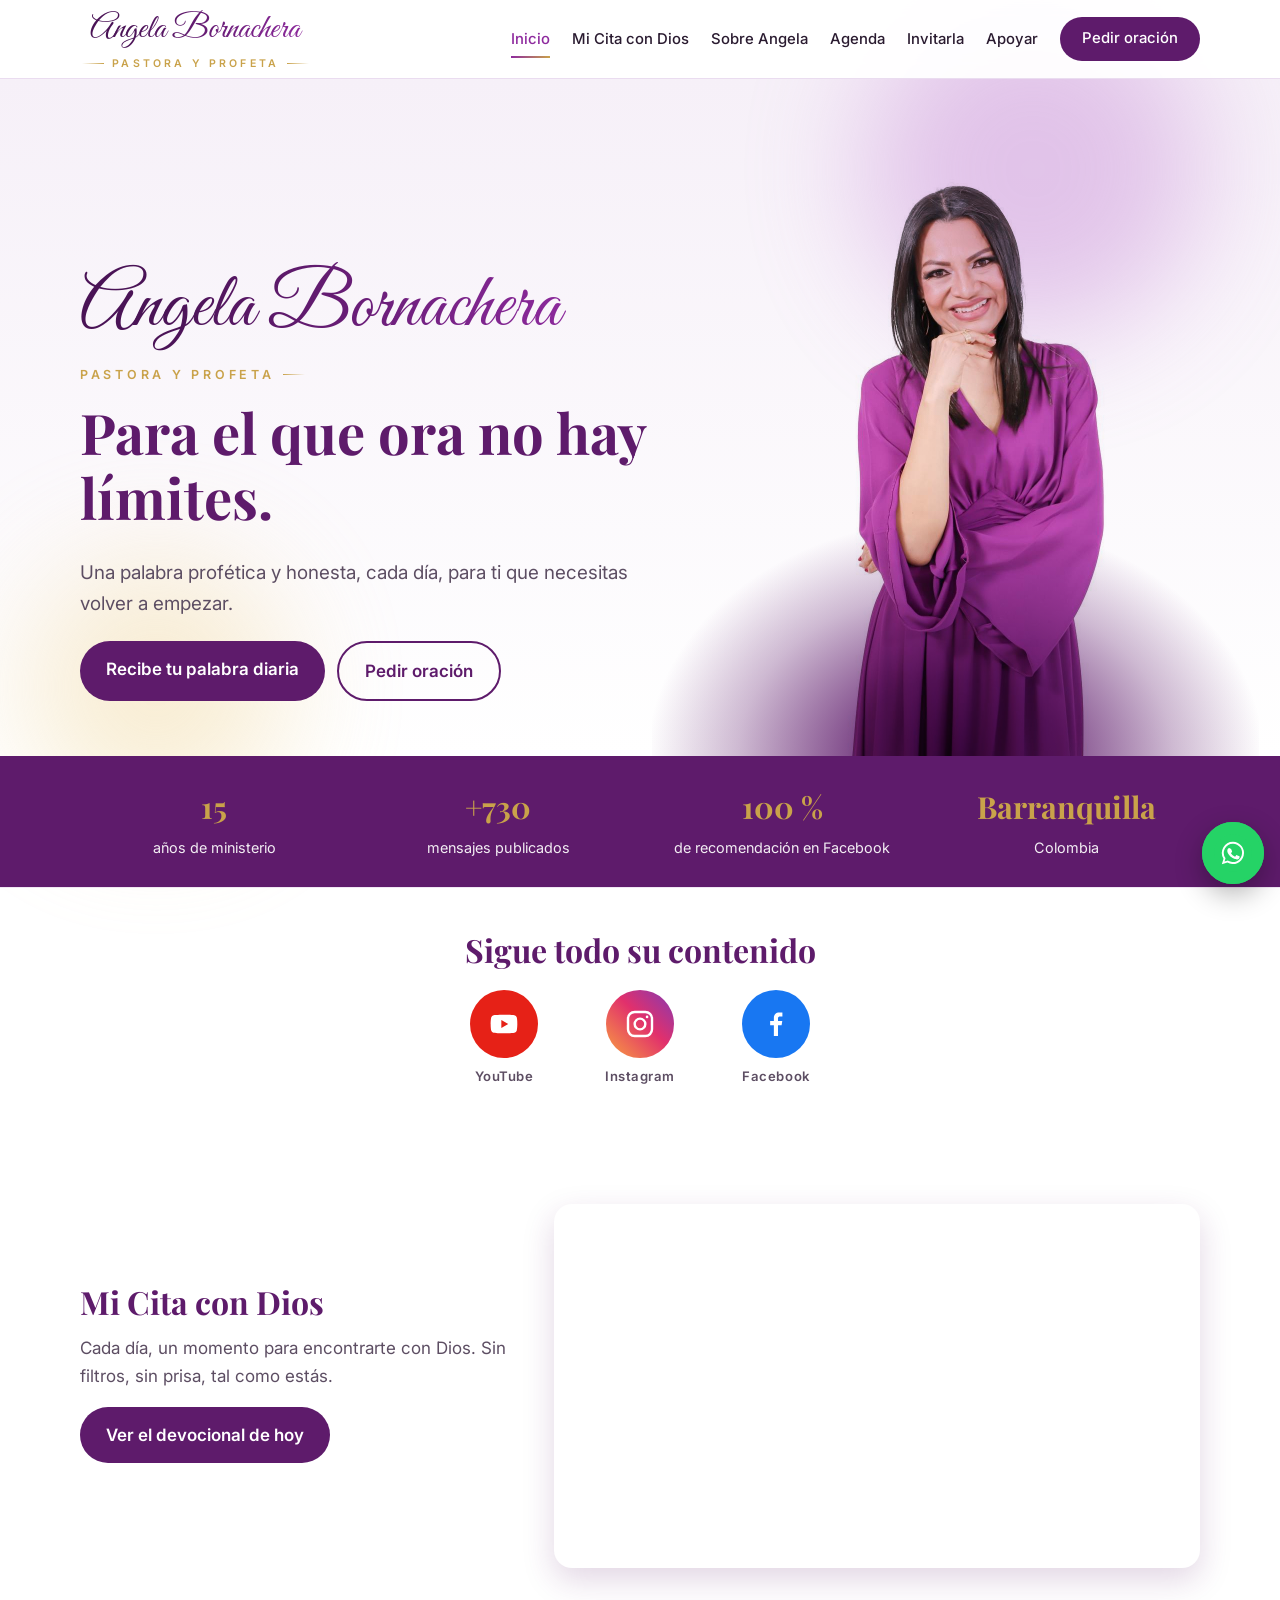
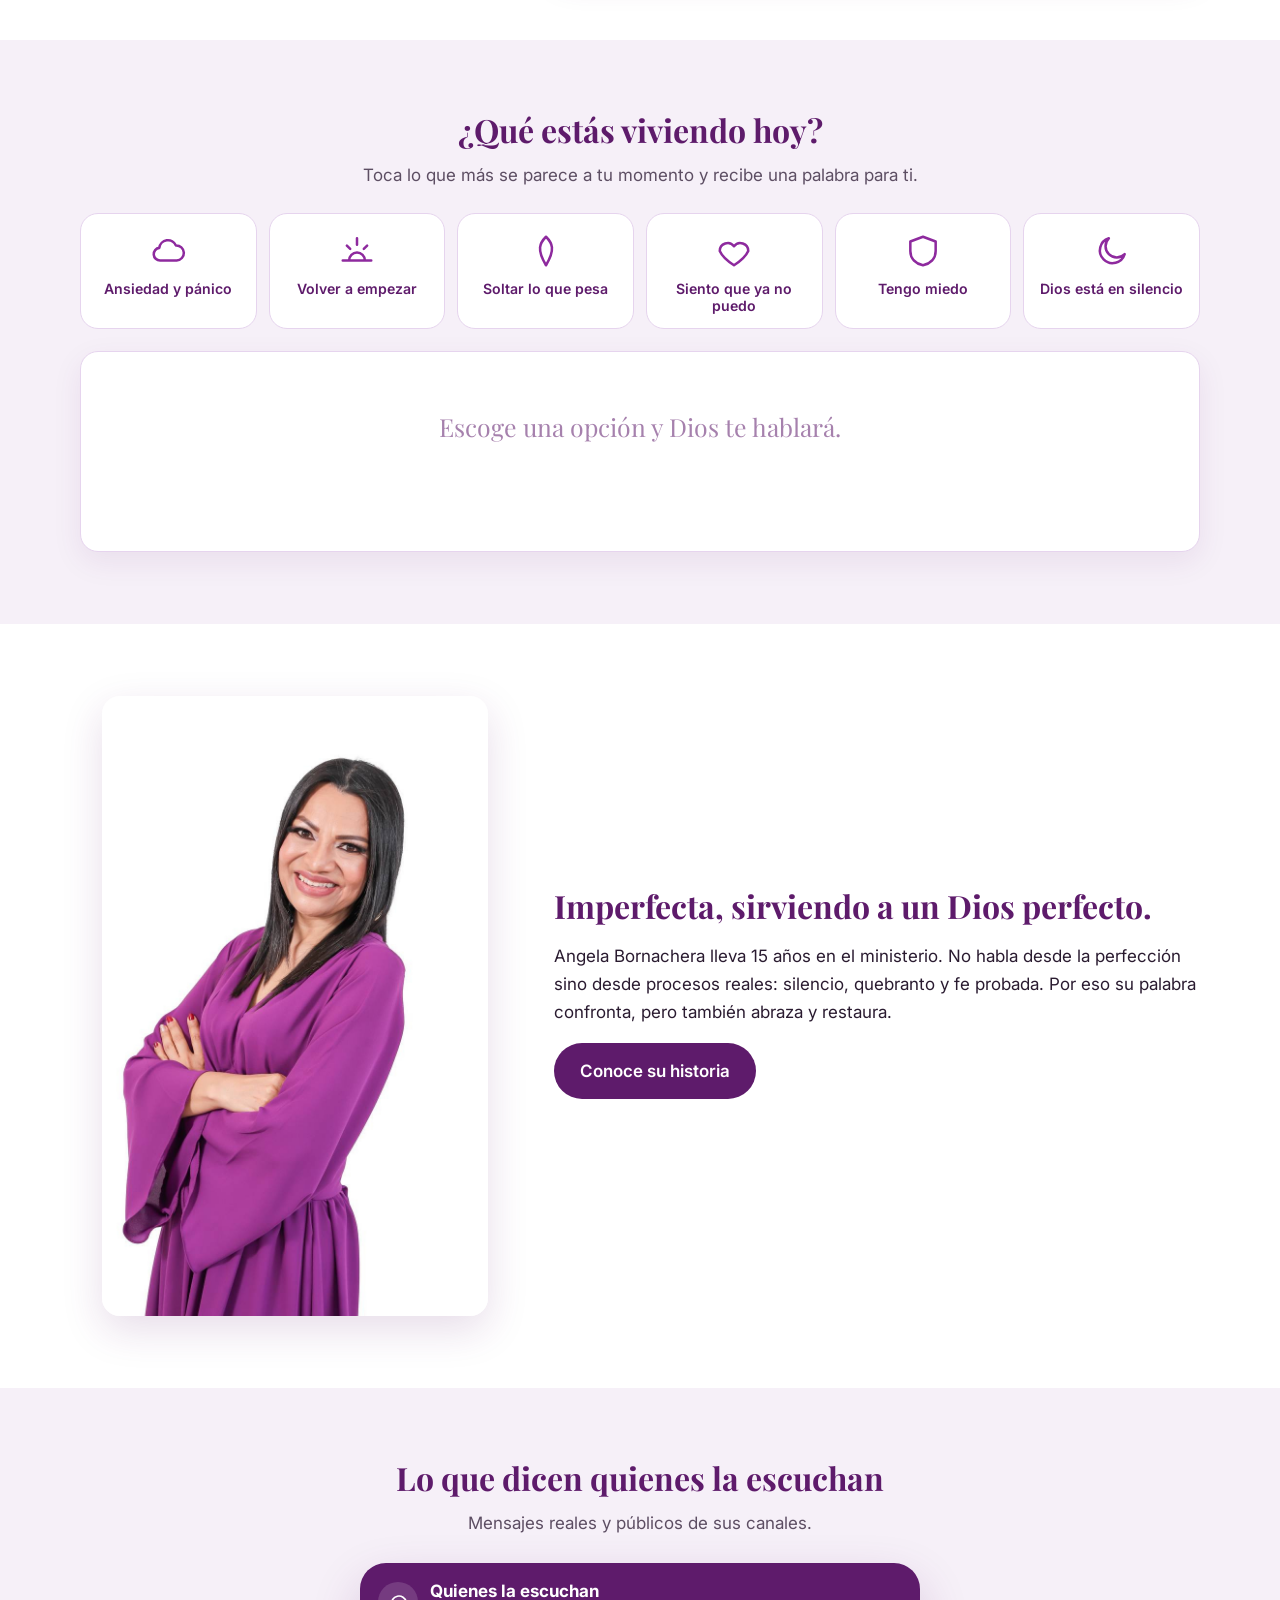
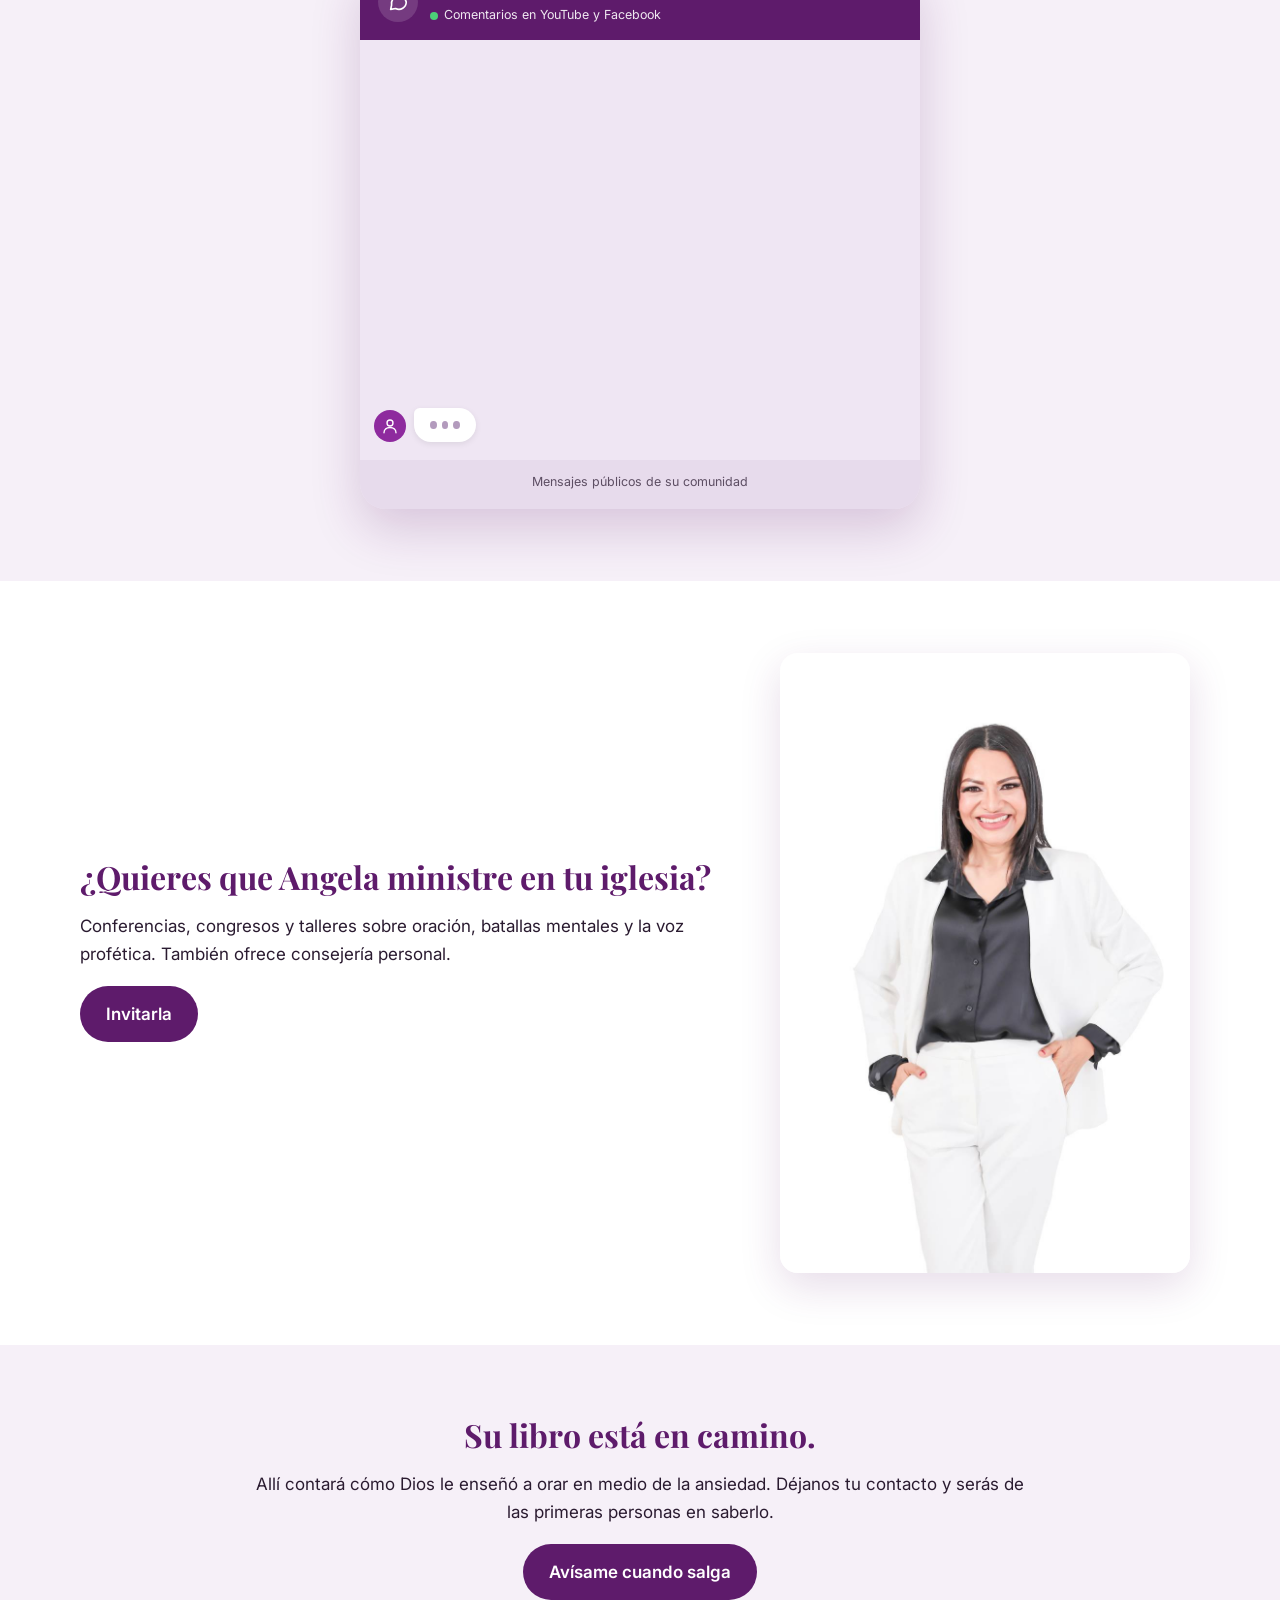
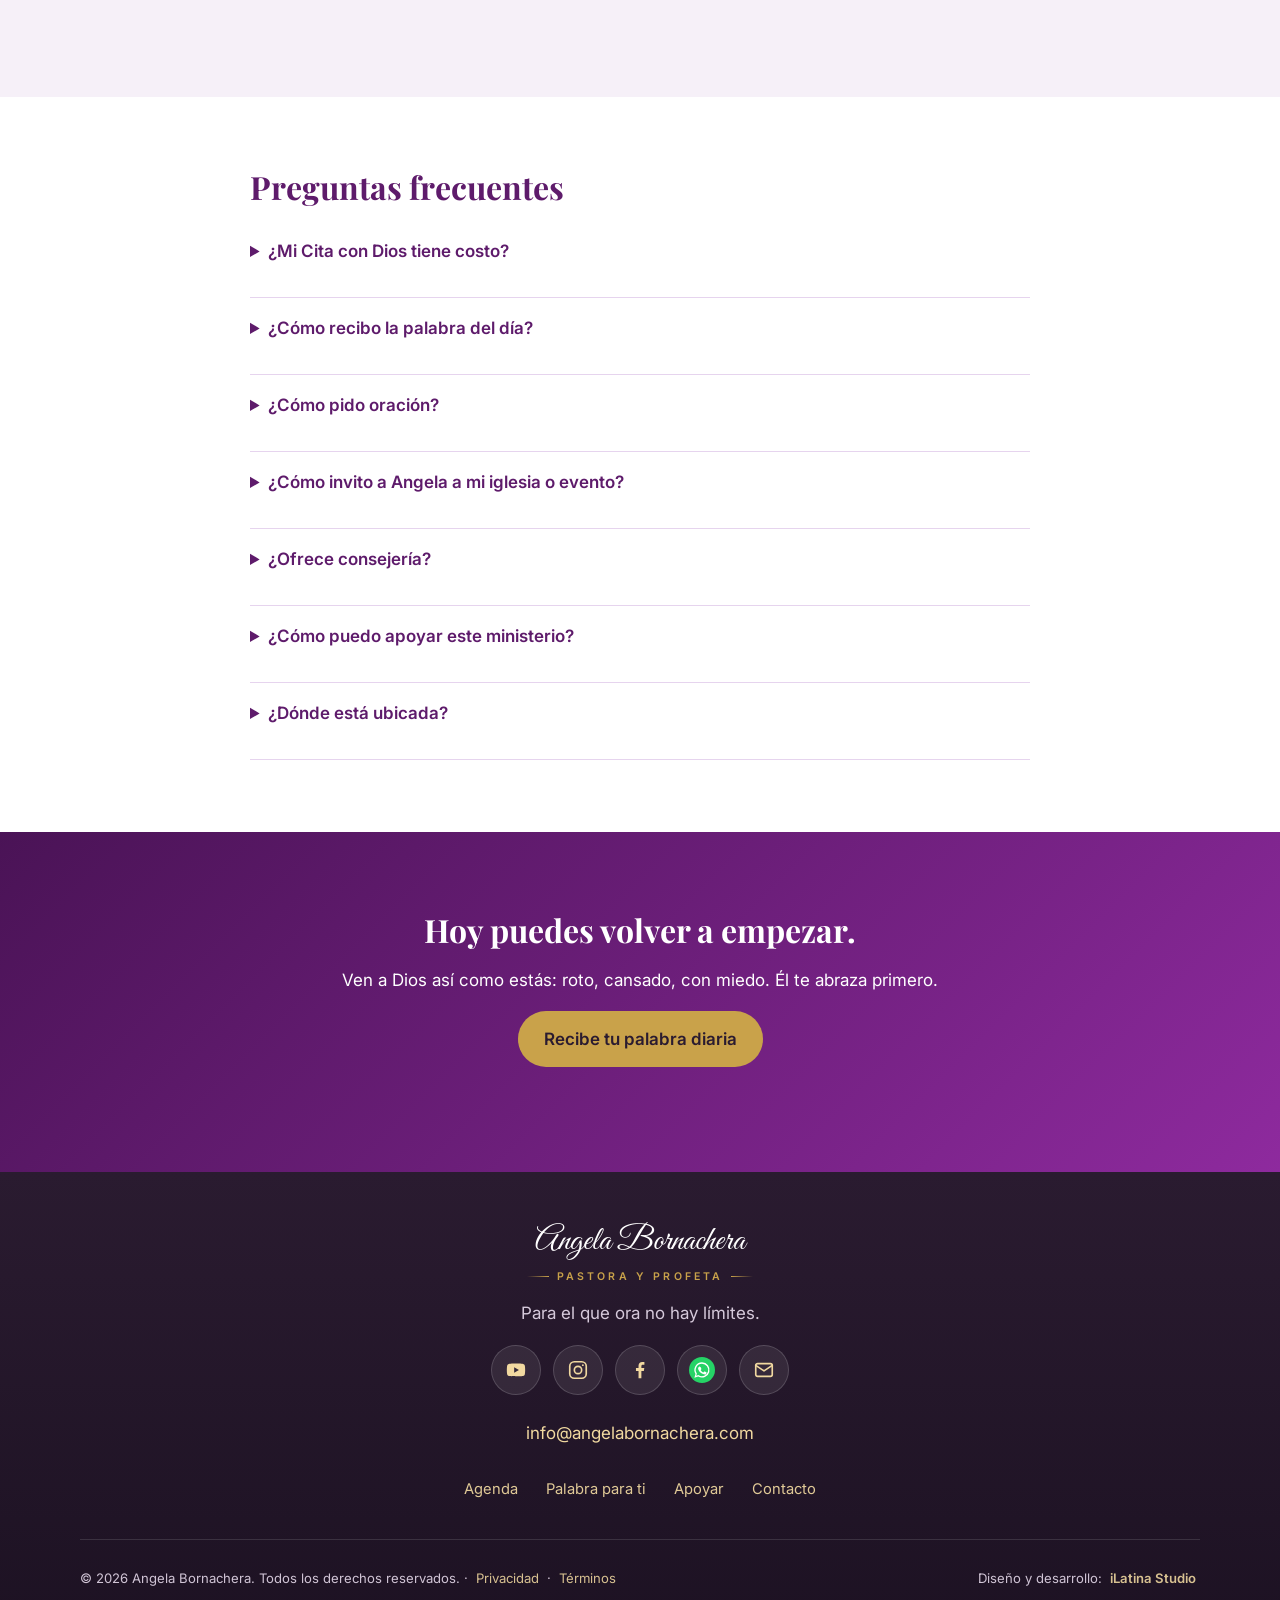
<file: index.html>
<!doctype html>
<html lang="es">
<head>
<meta charset="utf-8">
<meta name="viewport" content="width=device-width, initial-scale=1">
<title>Angela Bornachera: Pastora y Profeta en Colombia</title>
<meta name="description" content="Devocional diario, oración y palabra profética con la pastora Angela Bornachera. Recibe tu palabra y pide oración hoy.">

<link rel="canonical" href="https://www.angelabornachera.com/">
<meta property="og:type" content="website">
<meta property="og:locale" content="es_CO">
<meta property="og:title" content="Angela Bornachera: Pastora y Profeta en Colombia">
<meta property="og:description" content="Devocional diario, oración y palabra profética con la pastora Angela Bornachera. Recibe tu palabra y pide oración hoy.">
<meta property="og:url" content="https://www.angelabornachera.com/">
<meta property="og:image" content="https://www.angelabornachera.com/assets/angela-hero.jpg">
<meta name="twitter:card" content="summary_large_image">
<meta name="robots" content="noindex,nofollow">
<meta name="theme-color" content="#5E1B6B">
<link rel="icon" href="favicon.svg" type="image/svg+xml">
<link rel="preconnect" href="https://fonts.googleapis.com">
<link rel="preconnect" href="https://fonts.gstatic.com" crossorigin>
<link href="https://fonts.googleapis.com/css2?family=Great+Vibes&family=Inter:wght@400;500;600;700&family=Playfair+Display:wght@500;600;700&display=swap" rel="stylesheet">
<link rel="stylesheet" href="css/style.css">
<script type="application/ld+json">{"@context":"https://schema.org","@type":"Person","name":"Angela Bornachera","jobTitle":"Pastora y Profeta","url":"https://www.angelabornachera.com","image":"https://www.angelabornachera.com/assets/angela-hero.jpg","email":"info@angelabornachera.com","telephone":"+573105217674","address":{"@type":"PostalAddress","addressLocality":"Barranquilla","addressCountry":"CO"},"sameAs":["https://www.youtube.com/@pastorayprofetaangelaborna5400","https://www.instagram.com/angelabornacheraz/","https://www.facebook.com/pastorayprofetaangelabornachera/"]}</script><script type="application/ld+json">{"@context":"https://schema.org","@type":"FAQPage","mainEntity":[{"@type":"Question","name":"¿Mi Cita con Dios tiene costo?","acceptedAnswer":{"@type":"Answer","text":"No. Es gratis y se publica todos los días en YouTube y en esta web."}},{"@type":"Question","name":"¿Cómo recibo la palabra del día?","acceptedAnswer":{"@type":"Answer","text":"Déjanos tu WhatsApp o tu correo y te la enviamos."}},{"@type":"Question","name":"¿Cómo pido oración?","acceptedAnswer":{"@type":"Answer","text":"Con el formulario de la página Pedir oración o por WhatsApp. Tu petición se trata con respeto y reserva."}},{"@type":"Question","name":"¿Cómo invito a Angela a mi iglesia o evento?","acceptedAnswer":{"@type":"Answer","text":"Escribe desde la página Invitarla con la ciudad, la fecha y el tipo de evento."}},{"@type":"Question","name":"¿Ofrece consejería?","acceptedAnswer":{"@type":"Answer","text":"Sí. Escríbenos por WhatsApp para coordinar."}},{"@type":"Question","name":"¿Cómo puedo apoyar este ministerio?","acceptedAnswer":{"@type":"Answer","text":"Desde la página Apoyar encontrarás las vías disponibles."}},{"@type":"Question","name":"¿Dónde está ubicada?","acceptedAnswer":{"@type":"Answer","text":"En Barranquilla, Colombia. Viaja por invitación y asignación."}}]}</script>
</head>
<body>
<a class="skip" href="#main">Saltar al contenido</a>
<header class="site-header">
  <div class="wrap bar">
    <a class="logo " href="index.html" aria-label="Angela Bornachera, Pastora y Profeta"><span class="logo-name">Angela Bornachera</span><span class="logo-role">Pastora y Profeta</span></a>
    <button class="menu-btn" aria-label="Abrir menú" aria-expanded="false"><svg viewBox="0 0 24 24" fill="none" stroke="currentColor" stroke-width="2" stroke-linecap="round"><path d="M4 7h16M4 12h16M4 17h16"/></svg></button>
    <nav class="nav" aria-label="Principal"><a href="index.html" aria-current="page">Inicio</a><a href="mi-cita-con-dios.html">Mi Cita con Dios</a><a href="sobre-angela.html">Sobre Angela</a><a href="agenda.html">Agenda</a><a href="invitarla.html">Invitarla</a><a href="apoyar.html">Apoyar</a>
      <a class="btn btn-sm" href="pedir-oracion.html">Pedir oración</a></nav>
  </div>
</header>
<main id="main">
<section class="hero merge">
  <span class="orb a"></span><span class="orb b"></span>
  <div class="wrap hero-grid">
    <div class="hero-text">
      <a class="logo xl left" href="index.html" aria-label="Angela Bornachera, Pastora y Profeta"><span class="logo-name">Angela Bornachera</span><span class="logo-role">Pastora y Profeta</span></a>
      <h1>Para el que ora no hay límites.</h1>
      <p class="lead">Una palabra profética y honesta, cada día, para ti que necesitas volver a empezar.</p>
      <div class="cta-row"><a class="btn" href="mi-cita-con-dios.html#recibir">Recibe tu palabra diaria</a><a class="btn btn-ghost" href="pedir-oracion.html">Pedir oración</a></div>
    </div>
    <div class="hero-photo"><img src="assets/angela-hero.jpg" alt="Pastora y Profeta Angela Bornachera sonriendo, con vestido púrpura" width="846" height="1280" fetchpriority="high"></div>
  </div>
</section>
<section class="trust"><div class="wrap trust-grid">
  <div><strong data-count="15">15</strong><span>años de ministerio</span></div>
  <div><strong data-count="730" data-prefix="+">+730</strong><span>mensajes publicados</span></div>
  <div><strong data-count="100" data-suffix=" %">100 %</strong><span>de recomendación en Facebook</span></div>
  <div><strong>Barranquilla</strong><span>Colombia</span></div>
</div></section>

<section class="section alt" id="agenda-next"></section>

<section class="social-band"><div class="wrap">
  <h2 class="one center reveal">Sigue todo su contenido</h2>
  <div class="social-cards">
    <a class="soc-card yt reveal" href="https://www.youtube.com/@pastorayprofetaangelaborna5400" target="_blank" rel="noopener" aria-label="YouTube"><span class="soc-ico"><svg viewBox="0 0 24 24" fill="currentColor"><path fill-rule="evenodd" d="M21.6 7.2a2.5 2.5 0 0 0-1.8-1.8C18.2 5 12 5 12 5s-6.2 0-7.8.4A2.5 2.5 0 0 0 2.4 7.2C2 8.8 2 12 2 12s0 3.2.4 4.8a2.5 2.5 0 0 0 1.8 1.8C5.8 19 12 19 12 19s6.2 0 7.8-.4a2.5 2.5 0 0 0 1.8-1.8c.4-1.6.4-4.8.4-4.8s0-3.2-.4-4.8zM10 15V9l5.2 3z"/></svg></span><b>YouTube</b></a>
    <a class="soc-card ig reveal d1" href="https://www.instagram.com/angelabornacheraz/" target="_blank" rel="noopener" aria-label="Instagram"><span class="soc-ico"><svg viewBox="0 0 24 24" fill="none" stroke="currentColor" stroke-width="1.8"><rect x="3" y="3" width="18" height="18" rx="5"/><circle cx="12" cy="12" r="4"/><circle cx="17.3" cy="6.7" r="1" fill="currentColor" stroke="none"/></svg></span><b>Instagram</b></a>
    <a class="soc-card fb reveal d2" href="https://www.facebook.com/pastorayprofetaangelabornachera/" target="_blank" rel="noopener" aria-label="Facebook"><span class="soc-ico"><svg viewBox="0 0 24 24" fill="currentColor"><path d="M13.5 21v-8h2.7l.5-3.2h-3.2V7.9c0-.9.3-1.6 1.7-1.6h1.6V3.4c-.3 0-1.3-.1-2.4-.1-2.4 0-4 1.5-4 4.1v2.4H7.6V13h2.8v8z"/></svg></span><b>Facebook</b></a>
  </div>
</div></section>

<section class="section"><div class="wrap vsplit">
  <div class="reveal">
    <h2 class="one">Mi Cita con Dios</h2>
    <p class="sub">Cada día, un momento para encontrarte con Dios. Sin filtros, sin prisa, tal como estás.</p>
    <p><a class="btn" href="mi-cita-con-dios.html">Ver el devocional de hoy</a></p>
  </div>
  <div class="video reveal d1"><iframe src="https://www.youtube-nocookie.com/embed/videoseries?list=UUSceGCEZW0zIXm1b14KV9dA" title="Devocional de hoy, Mi Cita con Dios" loading="lazy" allow="accelerometer; encrypted-media; picture-in-picture" allowfullscreen></iframe></div>
</div></section>

<section class="section alt"><div class="wrap">
  <div class="center reveal"><h2 class="one">¿Qué estás viviendo hoy?</h2>
  <p class="sub">Toca lo que más se parece a tu momento y recibe una palabra para ti.</p></div>
  <div class="moods"><button class="mood reveal d0" type="button" data-mood="ansiedad" aria-pressed="false"><svg viewBox="0 0 24 24"><path d="M7 18a4 4 0 0 1-.5-7.97A5.5 5.5 0 0 1 17 8.5a4.5 4.5 0 0 1 .5 9.5H7z"/></svg>Ansiedad y pánico</button><button class="mood reveal d1" type="button" data-mood="empezar" aria-pressed="false"><svg viewBox="0 0 24 24"><path d="M3 18h18M7 18a5 5 0 0 1 10 0M12 4v4M5.6 8.6l2.1 2.1M18.4 8.6l-2.1 2.1"/></svg>Volver a empezar</button><button class="mood reveal d2" type="button" data-mood="soltar" aria-pressed="false"><svg viewBox="0 0 24 24"><path d="M12 3c4 4 6 8 0 18C6 11 8 7 12 3z"/></svg>Soltar lo que pesa</button><button class="mood reveal d0" type="button" data-mood="quebrantado" aria-pressed="false"><svg viewBox="0 0 24 24"><path d="M12 21s-7-4.5-9-9a5 5 0 0 1 9-3 5 5 0 0 1 9 3c-2 4.5-9 9-9 9z"/></svg>Siento que ya no puedo</button><button class="mood reveal d1" type="button" data-mood="miedo" aria-pressed="false"><svg viewBox="0 0 24 24"><path d="M12 3l8 3v6c0 5-3.5 8-8 9-4.5-1-8-4-8-9V6z"/></svg>Tengo miedo</button><button class="mood reveal d2" type="button" data-mood="silencio" aria-pressed="false"><svg viewBox="0 0 24 24"><path d="M20 14A8 8 0 1 1 10 4a6.5 6.5 0 0 0 10 10z"/></svg>Dios está en silencio</button></div>
  <div class="mood-panel reveal" id="mood-panel" aria-live="polite"><p class="verse" style="opacity:.55">Escoge una opción y Dios te hablará.</p></div>
</div></section>

<section class="section"><div class="wrap split">
  <img class="rounded reveal" src="assets/angela-sobre.jpg" alt="Angela Bornachera con los brazos cruzados, sonriendo" loading="lazy" width="798" height="1280">
  <div class="reveal d1">
    <h2>Imperfecta, sirviendo a un Dios perfecto.</h2>
    <p>Angela Bornachera lleva 15 años en el ministerio. No habla desde la perfección sino desde procesos reales: silencio, quebranto y fe probada. Por eso su palabra confronta, pero también abraza y restaura.</p>
    <p><a class="btn" href="sobre-angela.html">Conoce su historia</a></p>
  </div>
</div></section>

<section class="section alt"><div class="wrap">
  <div class="center reveal"><h2 class="one">Lo que dicen quienes la escuchan</h2>
  <p class="sub">Mensajes reales y públicos de sus canales.</p></div>
  <div class="chat reveal">
    <div class="chat-top"><span class="chat-ico"><svg viewBox="0 0 24 24"><path d="M21 12a8 8 0 0 1-11.6 7.1L4 20l1-4.6A8 8 0 1 1 21 12z"/></svg></span><div><b>Quienes la escuchan</b><small>Comentarios en YouTube y Facebook</small></div></div>
    <div class="chat-body" id="chat-body" aria-live="off"></div>
    <div class="chat-foot">Mensajes públicos de su comunidad</div>
  </div>
</div></section>

<section class="section"><div class="wrap split rev">
  <div class="reveal">
    <h2>¿Quieres que Angela ministre en tu iglesia?</h2>
    <p>Conferencias, congresos y talleres sobre oración, batallas mentales y la voz profética. También ofrece consejería personal.</p>
    <p><a class="btn" href="invitarla.html">Invitarla</a></p>
  </div>
  <img class="rounded reveal d1" src="assets/angela-invitarla.jpg" alt="Angela Bornachera con traje blanco" loading="lazy" width="846" height="1280">
</div></section>

<section class="section alt"><div class="wrap narrow center reveal">
  <h2 class="one">Su libro está en camino.</h2>
  <p>Allí contará cómo Dios le enseñó a orar en medio de la ansiedad. Déjanos tu contacto y serás de las primeras personas en saberlo.</p>
  <p><a class="btn" href="libro.html">Avísame cuando salga</a></p>
</div></section>

<section class="section"><div class="wrap narrow reveal">
  <h2 class="one">Preguntas frecuentes</h2>
  <div class="faq"><details><summary>¿Mi Cita con Dios tiene costo?</summary><p>No. Es gratis y se publica todos los días en YouTube y en esta web.</p></details><details><summary>¿Cómo recibo la palabra del día?</summary><p>Déjanos tu WhatsApp o tu correo y te la enviamos.</p></details><details><summary>¿Cómo pido oración?</summary><p>Con el formulario de la página Pedir oración o por WhatsApp. Tu petición se trata con respeto y reserva.</p></details><details><summary>¿Cómo invito a Angela a mi iglesia o evento?</summary><p>Escribe desde la página Invitarla con la ciudad, la fecha y el tipo de evento.</p></details><details><summary>¿Ofrece consejería?</summary><p>Sí. Escríbenos por WhatsApp para coordinar.</p></details><details><summary>¿Cómo puedo apoyar este ministerio?</summary><p>Desde la página Apoyar encontrarás las vías disponibles.</p></details><details><summary>¿Dónde está ubicada?</summary><p>En Barranquilla, Colombia. Viaja por invitación y asignación.</p></details></div>
</div></section>

<section class="cta-final"><div class="wrap center reveal">
  <h2 class="one">Hoy puedes volver a empezar.</h2>
  <p>Ven a Dios así como estás: roto, cansado, con miedo. Él te abraza primero.</p>
  <p><a class="btn btn-gold" href="mi-cita-con-dios.html#recibir">Recibe tu palabra diaria</a></p>
</div></section>
</main>
<footer class="site-footer">
  <div class="wrap foot-center">
    <a class="logo light" href="index.html" aria-label="Angela Bornachera, Pastora y Profeta"><span class="logo-name">Angela Bornachera</span><span class="logo-role">Pastora y Profeta</span></a>
    <p class="foot-tag">Para el que ora no hay límites.</p>
    <div class="socials" aria-label="Redes sociales y contacto">
      <a class="soc" href="https://www.youtube.com/@pastorayprofetaangelaborna5400" target="_blank" rel="noopener" aria-label="YouTube" title="YouTube"><svg viewBox="0 0 24 24" fill="currentColor"><path fill-rule="evenodd" d="M21.6 7.2a2.5 2.5 0 0 0-1.8-1.8C18.2 5 12 5 12 5s-6.2 0-7.8.4A2.5 2.5 0 0 0 2.4 7.2C2 8.8 2 12 2 12s0 3.2.4 4.8a2.5 2.5 0 0 0 1.8 1.8C5.8 19 12 19 12 19s6.2 0 7.8-.4a2.5 2.5 0 0 0 1.8-1.8c.4-1.6.4-4.8.4-4.8s0-3.2-.4-4.8zM10 15V9l5.2 3z"/></svg></a>
      <a class="soc" href="https://www.instagram.com/angelabornacheraz/" target="_blank" rel="noopener" aria-label="Instagram" title="Instagram"><svg viewBox="0 0 24 24" fill="none" stroke="currentColor" stroke-width="1.8"><rect x="3" y="3" width="18" height="18" rx="5"/><circle cx="12" cy="12" r="4"/><circle cx="17.3" cy="6.7" r="1" fill="currentColor" stroke="none"/></svg></a>
      <a class="soc" href="https://www.facebook.com/pastorayprofetaangelabornachera/" target="_blank" rel="noopener" aria-label="Facebook" title="Facebook"><svg viewBox="0 0 24 24" fill="currentColor"><path d="M13.5 21v-8h2.7l.5-3.2h-3.2V7.9c0-.9.3-1.6 1.7-1.6h1.6V3.4c-.3 0-1.3-.1-2.4-.1-2.4 0-4 1.5-4 4.1v2.4H7.6V13h2.8v8z"/></svg></a>
      <a class="soc" href="https://wa.me/573105217674" target="_blank" rel="noopener" aria-label="WhatsApp" title="WhatsApp"><img src="assets/icons/whatsapp.svg" alt="" width="24" height="24"></a>
      <a class="soc" href="mailto:info@angelabornachera.com" aria-label="Correo" title="Correo"><svg viewBox="0 0 24 24" fill="none" stroke="currentColor" stroke-width="1.8" stroke-linecap="round" stroke-linejoin="round"><rect x="3" y="5" width="18" height="14" rx="2"/><path d="M3 7l9 6 9-6"/></svg></a>
    </div>
    <p class="foot-mail"><a href="mailto:info@angelabornachera.com">info@angelabornachera.com</a></p>
    <nav class="foot-nav" aria-label="Pie"><a href="agenda.html">Agenda</a><a href="palabra.html">Palabra para ti</a><a href="apoyar.html">Apoyar</a><a href="contacto.html">Contacto</a></nav>
  </div>
  <div class="wrap foot-bottom">
    <p>© 2026 Angela Bornachera. Todos los derechos reservados. · <a href="privacidad.html">Privacidad</a> · <a href="terminos.html">Términos</a></p>
    <p class="credit">Diseño y desarrollo: <a href="https://www.ilatina.co" target="_blank" rel="noopener">iLatina Studio</a></p>
  </div>
</footer>
<a class="fab" href="https://wa.me/573105217674?text=Hola%2C%20quiero%20comunicarme%20con%20la%20pastora%20Angela" target="_blank" rel="noopener" aria-label="Escribir por WhatsApp"><img src="assets/icons/whatsapp.svg" alt="" width="38" height="38"></a>
<div class="modal" id="modal" role="dialog" aria-modal="true" aria-label="Próximo encuentro"><div class="modal-box"></div></div>
<script src="js/config.js"></script>
<script src="js/agenda.js"></script>
<script src="js/versiculos.js"></script>
<script src="js/main.js"></script>
</body>
</html>
</file>
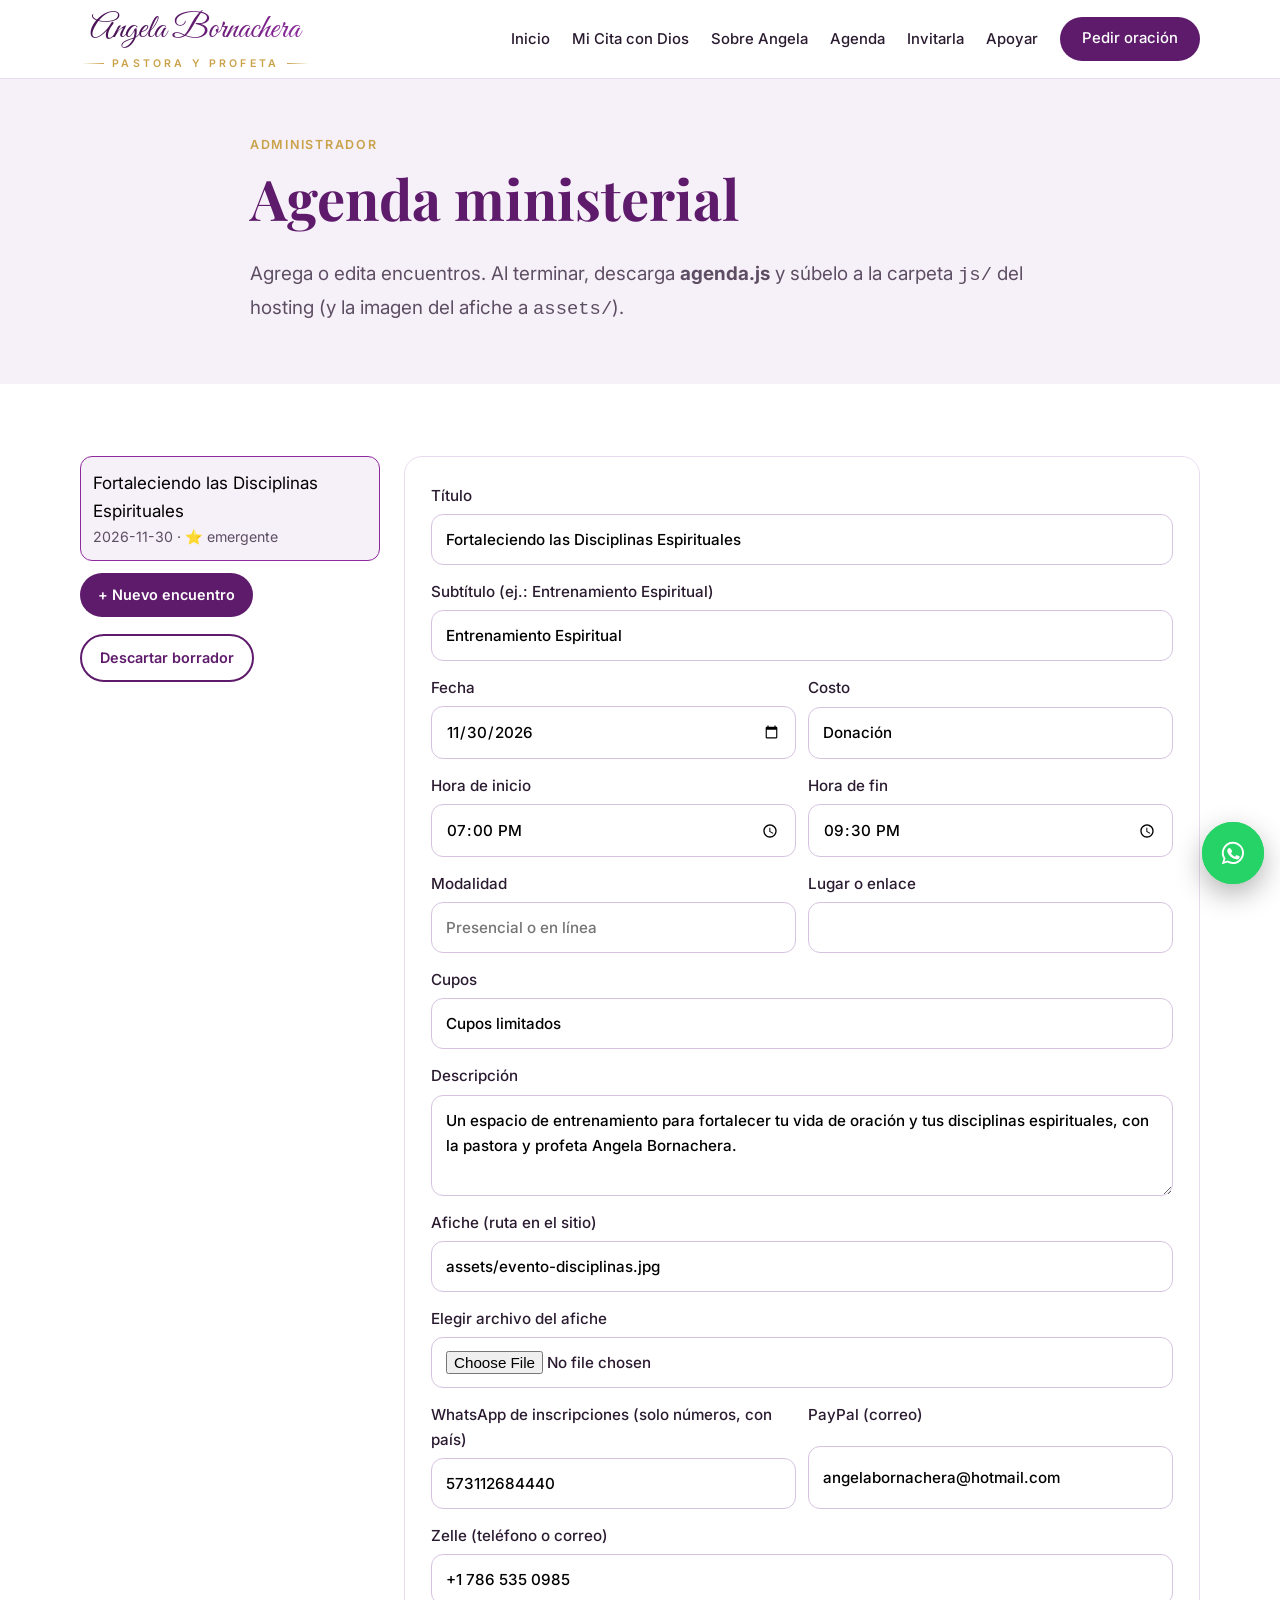
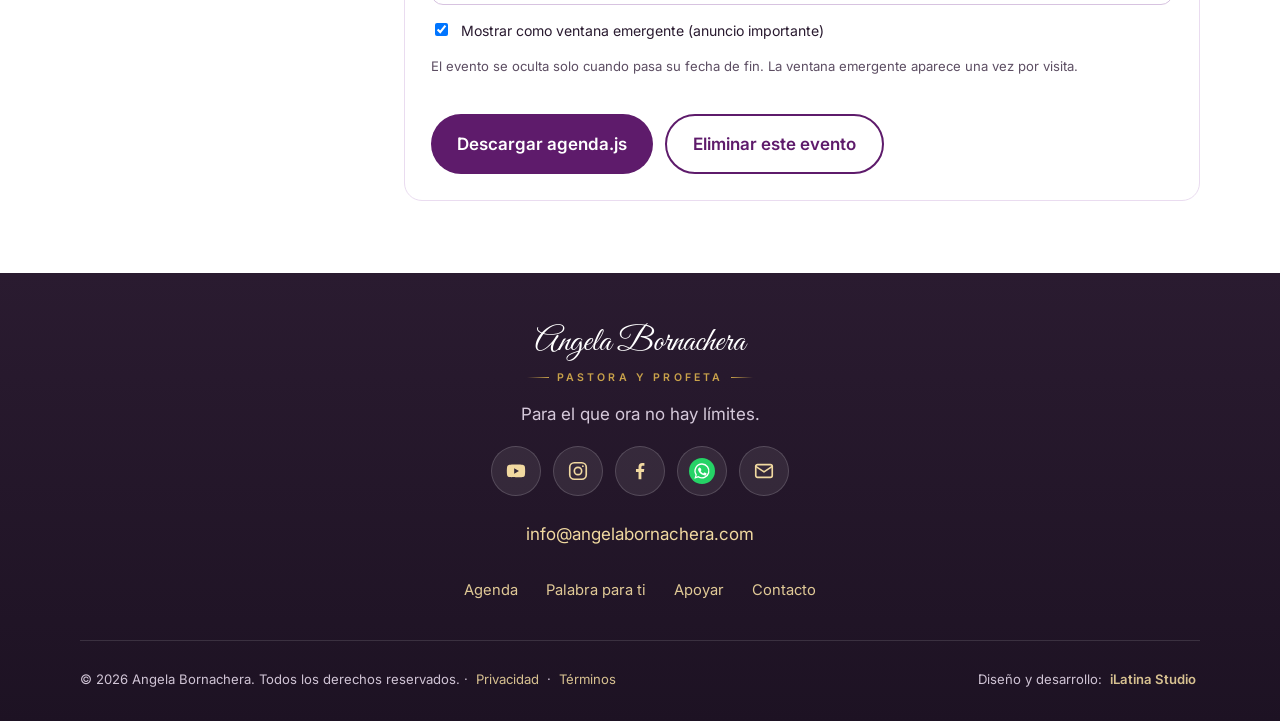
<file: admin.html>
<!doctype html>
<html lang="es">
<head>
<meta charset="utf-8">
<meta name="viewport" content="width=device-width, initial-scale=1">
<title>Administrador de agenda</title>
<meta name="description" content="Administración interna de la agenda.">
<meta name="robots" content="noindex,nofollow">
<link rel="canonical" href="https://www.angelabornachera.com/admin.html">
<meta property="og:type" content="website">
<meta property="og:locale" content="es_CO">
<meta property="og:title" content="Administrador de agenda">
<meta property="og:description" content="Administración interna de la agenda.">
<meta property="og:url" content="https://www.angelabornachera.com/admin.html">
<meta property="og:image" content="https://www.angelabornachera.com/assets/angela-hero.jpg">
<meta name="twitter:card" content="summary_large_image">
<meta name="robots" content="noindex,nofollow">
<meta name="theme-color" content="#5E1B6B">
<link rel="icon" href="favicon.svg" type="image/svg+xml">
<link rel="preconnect" href="https://fonts.googleapis.com">
<link rel="preconnect" href="https://fonts.gstatic.com" crossorigin>
<link href="https://fonts.googleapis.com/css2?family=Great+Vibes&family=Inter:wght@400;500;600;700&family=Playfair+Display:wght@500;600;700&display=swap" rel="stylesheet">
<link rel="stylesheet" href="css/style.css">

</head>
<body>
<a class="skip" href="#main">Saltar al contenido</a>
<header class="site-header">
  <div class="wrap bar">
    <a class="logo " href="index.html" aria-label="Angela Bornachera, Pastora y Profeta"><span class="logo-name">Angela Bornachera</span><span class="logo-role">Pastora y Profeta</span></a>
    <button class="menu-btn" aria-label="Abrir menú" aria-expanded="false"><svg viewBox="0 0 24 24" fill="none" stroke="currentColor" stroke-width="2" stroke-linecap="round"><path d="M4 7h16M4 12h16M4 17h16"/></svg></button>
    <nav class="nav" aria-label="Principal"><a href="index.html">Inicio</a><a href="mi-cita-con-dios.html">Mi Cita con Dios</a><a href="sobre-angela.html">Sobre Angela</a><a href="agenda.html">Agenda</a><a href="invitarla.html">Invitarla</a><a href="apoyar.html">Apoyar</a>
      <a class="btn btn-sm" href="pedir-oracion.html">Pedir oración</a></nav>
  </div>
</header>
<main id="main">
<section class="page-hero"><div class="wrap narrow">
  <p class="eyebrow">Administrador</p>
  <h1>Agenda ministerial</h1>
  <p class="lead">Agrega o edita encuentros. Al terminar, descarga <b>agenda.js</b> y súbelo a la carpeta <code>js/</code> del hosting (y la imagen del afiche a <code>assets/</code>).</p>
</div></section>
<section class="section"><div class="wrap" id="adm">
  <div class="adm">
    <div><div class="adm-list" id="adm-list"></div>
      <p style="margin-top:12px"><button class="btn btn-sm" type="button" id="adm-new">+ Nuevo encuentro</button></p>
      <p><button class="btn btn-sm btn-ghost" type="button" id="adm-reset">Descartar borrador</button></p></div>
    <form class="form card" id="adm-form" onsubmit="return false">
      <label>Título<input name="titulo"></label>
      <label>Subtítulo (ej.: Entrenamiento Espiritual)<input name="subtitulo"></label>
      <div class="row2"><label>Fecha<input name="fecha" type="date"></label><label>Costo<input name="costo" placeholder="Donación, Gratis, $..."></label></div>
      <div class="row2"><label>Hora de inicio<input name="hora" type="time"></label><label>Hora de fin<input name="horaFin" type="time"></label></div>
      <div class="row2"><label>Modalidad<input name="modalidad" placeholder="Presencial o en línea"></label><label>Lugar o enlace<input name="lugar"></label></div>
      <label>Cupos<input name="cupos" placeholder="Cupos limitados"></label>
      <label>Descripción<textarea name="descripcion" rows="3"></textarea></label>
      <label>Afiche (ruta en el sitio)<input name="imagen" placeholder="assets/mi-afiche.jpg"></label>
      <label>Elegir archivo del afiche<input type="file" id="adm-pick" accept="image/*"></label>
      <div class="row2"><label>WhatsApp de inscripciones (solo números, con país)<input name="whatsapp" placeholder="573112684440"></label><label>PayPal (correo)<input name="paypal"></label></div>
      <label>Zelle (teléfono o correo)<input name="zelle"></label>
      <label class="check"><input type="checkbox" name="destacado"> Mostrar como ventana emergente (anuncio importante)</label>
      <p class="note">El evento se oculta solo cuando pasa su fecha de fin. La ventana emergente aparece una vez por visita.</p>
      <div class="cta-row"><button class="btn" type="button" id="adm-dl">Descargar agenda.js</button><button class="btn btn-ghost" type="button" id="adm-del">Eliminar este evento</button></div>
    </form>
  </div>
</div></section>
</main>
<footer class="site-footer">
  <div class="wrap foot-center">
    <a class="logo light" href="index.html" aria-label="Angela Bornachera, Pastora y Profeta"><span class="logo-name">Angela Bornachera</span><span class="logo-role">Pastora y Profeta</span></a>
    <p class="foot-tag">Para el que ora no hay límites.</p>
    <div class="socials" aria-label="Redes sociales y contacto">
      <a class="soc" href="https://www.youtube.com/@pastorayprofetaangelaborna5400" target="_blank" rel="noopener" aria-label="YouTube" title="YouTube"><svg viewBox="0 0 24 24" fill="currentColor"><path fill-rule="evenodd" d="M21.6 7.2a2.5 2.5 0 0 0-1.8-1.8C18.2 5 12 5 12 5s-6.2 0-7.8.4A2.5 2.5 0 0 0 2.4 7.2C2 8.8 2 12 2 12s0 3.2.4 4.8a2.5 2.5 0 0 0 1.8 1.8C5.8 19 12 19 12 19s6.2 0 7.8-.4a2.5 2.5 0 0 0 1.8-1.8c.4-1.6.4-4.8.4-4.8s0-3.2-.4-4.8zM10 15V9l5.2 3z"/></svg></a>
      <a class="soc" href="https://www.instagram.com/angelabornacheraz/" target="_blank" rel="noopener" aria-label="Instagram" title="Instagram"><svg viewBox="0 0 24 24" fill="none" stroke="currentColor" stroke-width="1.8"><rect x="3" y="3" width="18" height="18" rx="5"/><circle cx="12" cy="12" r="4"/><circle cx="17.3" cy="6.7" r="1" fill="currentColor" stroke="none"/></svg></a>
      <a class="soc" href="https://www.facebook.com/pastorayprofetaangelabornachera/" target="_blank" rel="noopener" aria-label="Facebook" title="Facebook"><svg viewBox="0 0 24 24" fill="currentColor"><path d="M13.5 21v-8h2.7l.5-3.2h-3.2V7.9c0-.9.3-1.6 1.7-1.6h1.6V3.4c-.3 0-1.3-.1-2.4-.1-2.4 0-4 1.5-4 4.1v2.4H7.6V13h2.8v8z"/></svg></a>
      <a class="soc" href="https://wa.me/573105217674" target="_blank" rel="noopener" aria-label="WhatsApp" title="WhatsApp"><img src="assets/icons/whatsapp.svg" alt="" width="24" height="24"></a>
      <a class="soc" href="mailto:info@angelabornachera.com" aria-label="Correo" title="Correo"><svg viewBox="0 0 24 24" fill="none" stroke="currentColor" stroke-width="1.8" stroke-linecap="round" stroke-linejoin="round"><rect x="3" y="5" width="18" height="14" rx="2"/><path d="M3 7l9 6 9-6"/></svg></a>
    </div>
    <p class="foot-mail"><a href="mailto:info@angelabornachera.com">info@angelabornachera.com</a></p>
    <nav class="foot-nav" aria-label="Pie"><a href="agenda.html">Agenda</a><a href="palabra.html">Palabra para ti</a><a href="apoyar.html">Apoyar</a><a href="contacto.html">Contacto</a></nav>
  </div>
  <div class="wrap foot-bottom">
    <p>© 2026 Angela Bornachera. Todos los derechos reservados. · <a href="privacidad.html">Privacidad</a> · <a href="terminos.html">Términos</a></p>
    <p class="credit">Diseño y desarrollo: <a href="https://www.ilatina.co" target="_blank" rel="noopener">iLatina Studio</a></p>
  </div>
</footer>
<a class="fab" href="https://wa.me/573105217674?text=Hola%2C%20quiero%20comunicarme%20con%20la%20pastora%20Angela" target="_blank" rel="noopener" aria-label="Escribir por WhatsApp"><img src="assets/icons/whatsapp.svg" alt="" width="38" height="38"></a>
<div class="modal" id="modal" role="dialog" aria-modal="true" aria-label="Próximo encuentro"><div class="modal-box"></div></div>
<script src="js/config.js"></script>
<script src="js/agenda.js"></script>
<script src="js/versiculos.js"></script>
<script src="js/main.js"></script>
</body>
</html>
</file>
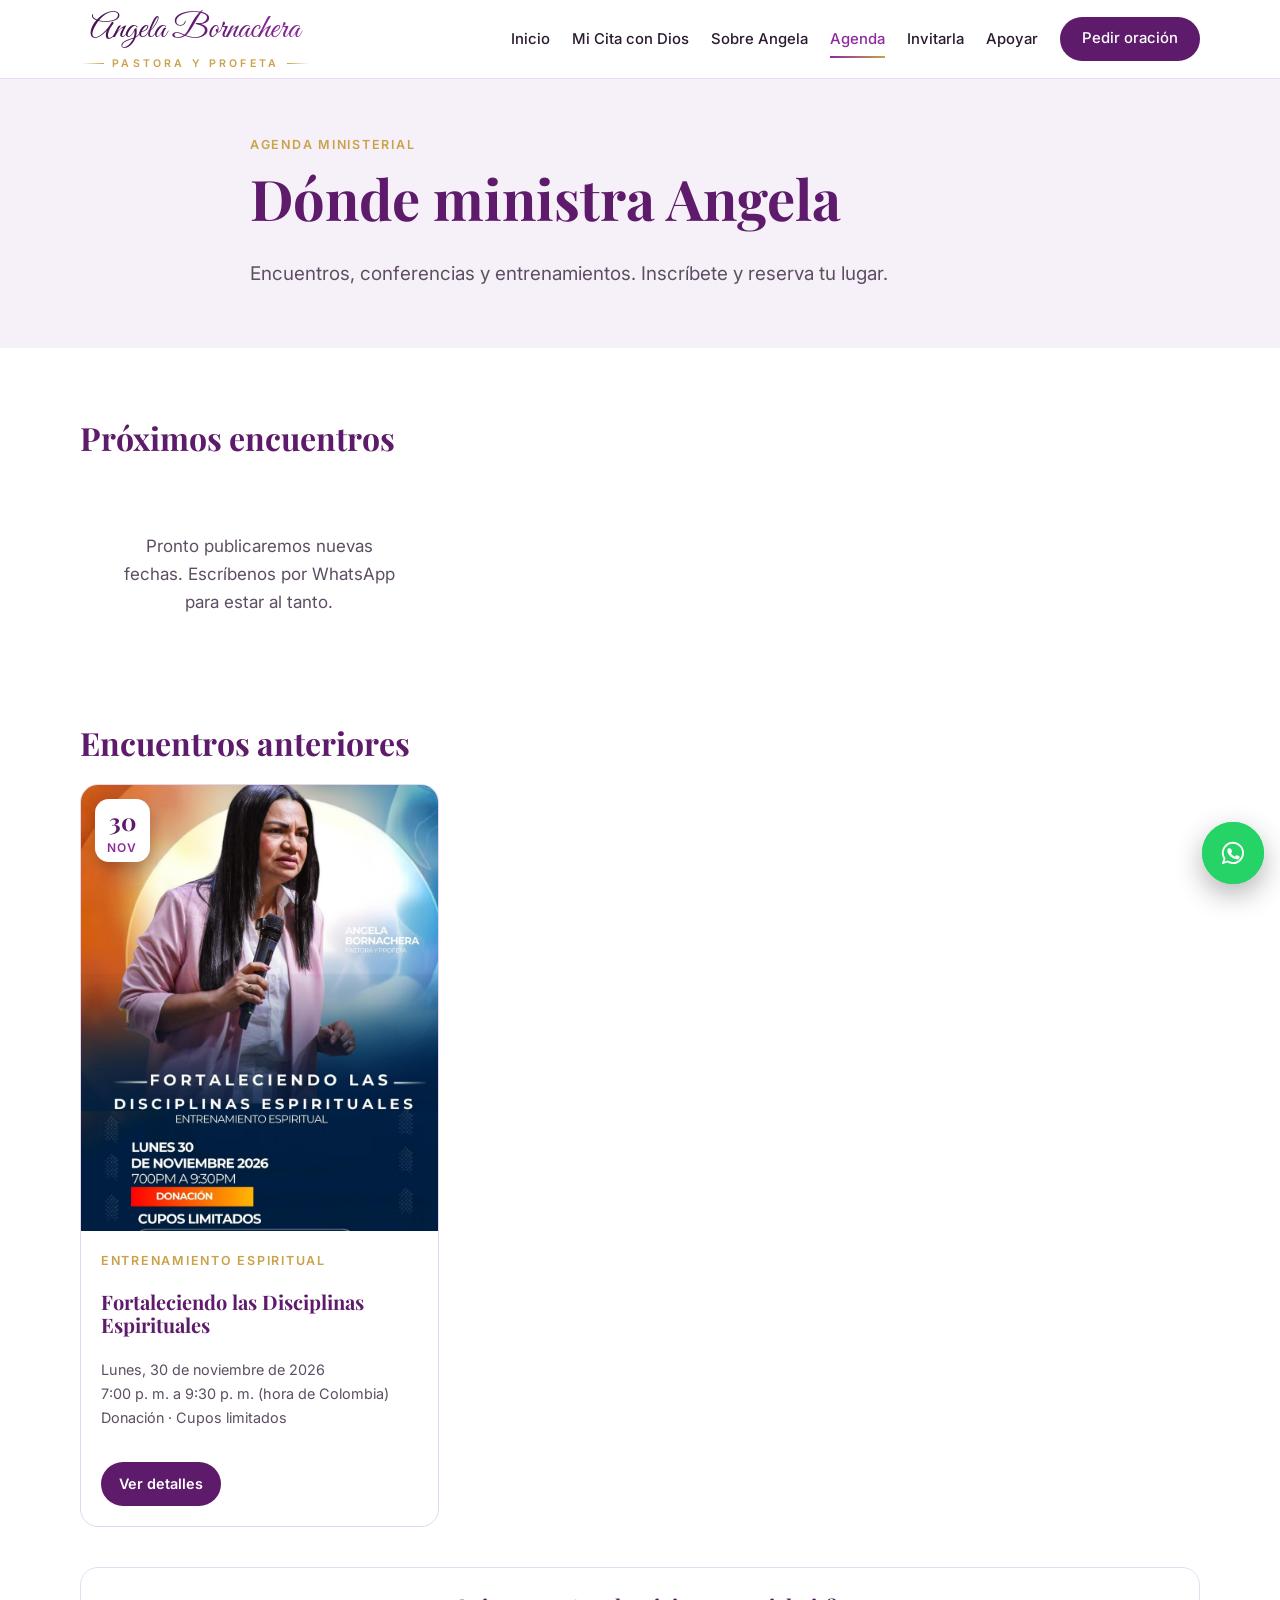
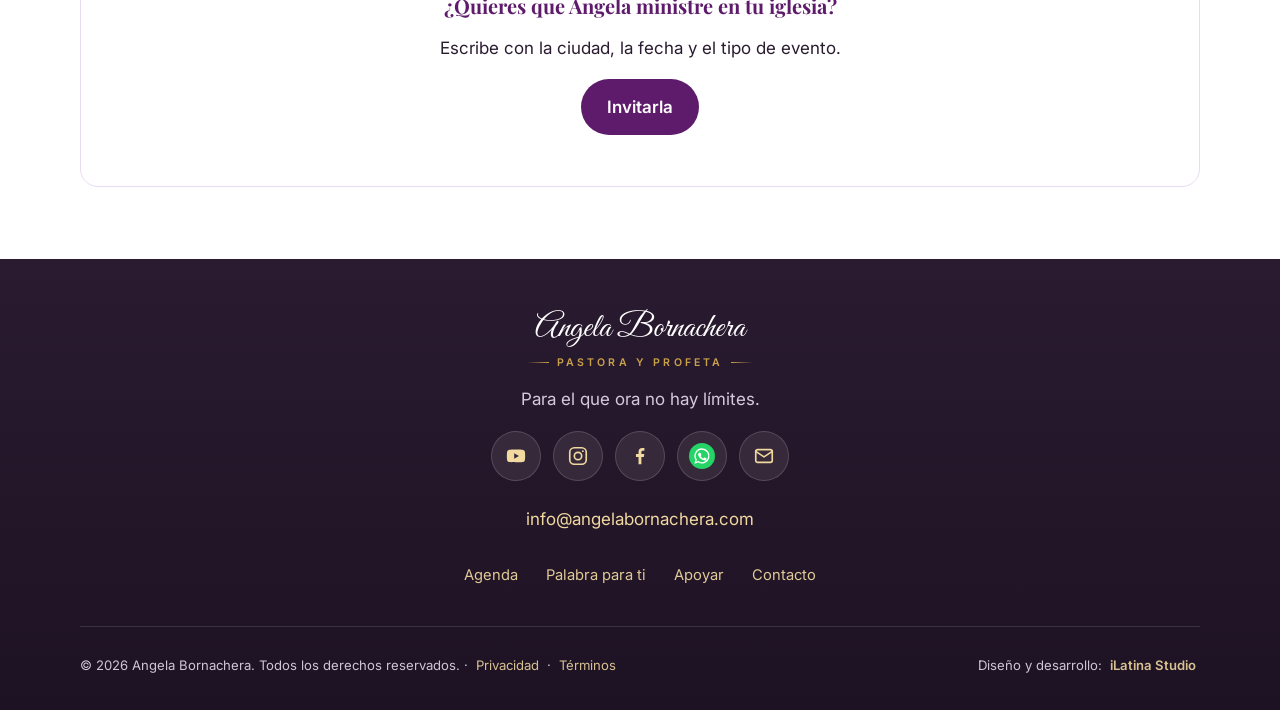
<file: agenda.html>
<!doctype html>
<html lang="es">
<head>
<meta charset="utf-8">
<meta name="viewport" content="width=device-width, initial-scale=1">
<title>Agenda ministerial de Angela Bornachera</title>
<meta name="description" content="Próximos encuentros, conferencias y entrenamientos con la pastora y profeta Angela Bornachera. Inscríbete en línea.">

<link rel="canonical" href="https://www.angelabornachera.com/agenda.html">
<meta property="og:type" content="website">
<meta property="og:locale" content="es_CO">
<meta property="og:title" content="Agenda ministerial de Angela Bornachera">
<meta property="og:description" content="Próximos encuentros, conferencias y entrenamientos con la pastora y profeta Angela Bornachera. Inscríbete en línea.">
<meta property="og:url" content="https://www.angelabornachera.com/agenda.html">
<meta property="og:image" content="https://www.angelabornachera.com/assets/angela-hero.jpg">
<meta name="twitter:card" content="summary_large_image">
<meta name="robots" content="noindex,nofollow">
<meta name="theme-color" content="#5E1B6B">
<link rel="icon" href="favicon.svg" type="image/svg+xml">
<link rel="preconnect" href="https://fonts.googleapis.com">
<link rel="preconnect" href="https://fonts.gstatic.com" crossorigin>
<link href="https://fonts.googleapis.com/css2?family=Great+Vibes&family=Inter:wght@400;500;600;700&family=Playfair+Display:wght@500;600;700&display=swap" rel="stylesheet">
<link rel="stylesheet" href="css/style.css">

</head>
<body>
<a class="skip" href="#main">Saltar al contenido</a>
<header class="site-header">
  <div class="wrap bar">
    <a class="logo " href="index.html" aria-label="Angela Bornachera, Pastora y Profeta"><span class="logo-name">Angela Bornachera</span><span class="logo-role">Pastora y Profeta</span></a>
    <button class="menu-btn" aria-label="Abrir menú" aria-expanded="false"><svg viewBox="0 0 24 24" fill="none" stroke="currentColor" stroke-width="2" stroke-linecap="round"><path d="M4 7h16M4 12h16M4 17h16"/></svg></button>
    <nav class="nav" aria-label="Principal"><a href="index.html">Inicio</a><a href="mi-cita-con-dios.html">Mi Cita con Dios</a><a href="sobre-angela.html">Sobre Angela</a><a href="agenda.html" aria-current="page">Agenda</a><a href="invitarla.html">Invitarla</a><a href="apoyar.html">Apoyar</a>
      <a class="btn btn-sm" href="pedir-oracion.html">Pedir oración</a></nav>
  </div>
</header>
<main id="main">
<section class="page-hero"><div class="wrap narrow">
  <p class="eyebrow">Agenda ministerial</p>
  <h1>Dónde ministra Angela</h1>
  <p class="lead">Encuentros, conferencias y entrenamientos. Inscríbete y reserva tu lugar.</p>
</div></section>
<section class="section"><div class="wrap">
  <h2 class="one">Próximos encuentros</h2>
  <div class="ev-grid" id="agenda-list"></div>
  <div id="agenda-past" style="margin-top:56px"></div>
  <div class="card center reveal" style="margin-top:40px">
    <h3>¿Quieres que Angela ministre en tu iglesia?</h3>
    <p>Escribe con la ciudad, la fecha y el tipo de evento.</p>
    <p><a class="btn" href="invitarla.html">Invitarla</a></p>
  </div>
</div></section>
</main>
<footer class="site-footer">
  <div class="wrap foot-center">
    <a class="logo light" href="index.html" aria-label="Angela Bornachera, Pastora y Profeta"><span class="logo-name">Angela Bornachera</span><span class="logo-role">Pastora y Profeta</span></a>
    <p class="foot-tag">Para el que ora no hay límites.</p>
    <div class="socials" aria-label="Redes sociales y contacto">
      <a class="soc" href="https://www.youtube.com/@pastorayprofetaangelaborna5400" target="_blank" rel="noopener" aria-label="YouTube" title="YouTube"><svg viewBox="0 0 24 24" fill="currentColor"><path fill-rule="evenodd" d="M21.6 7.2a2.5 2.5 0 0 0-1.8-1.8C18.2 5 12 5 12 5s-6.2 0-7.8.4A2.5 2.5 0 0 0 2.4 7.2C2 8.8 2 12 2 12s0 3.2.4 4.8a2.5 2.5 0 0 0 1.8 1.8C5.8 19 12 19 12 19s6.2 0 7.8-.4a2.5 2.5 0 0 0 1.8-1.8c.4-1.6.4-4.8.4-4.8s0-3.2-.4-4.8zM10 15V9l5.2 3z"/></svg></a>
      <a class="soc" href="https://www.instagram.com/angelabornacheraz/" target="_blank" rel="noopener" aria-label="Instagram" title="Instagram"><svg viewBox="0 0 24 24" fill="none" stroke="currentColor" stroke-width="1.8"><rect x="3" y="3" width="18" height="18" rx="5"/><circle cx="12" cy="12" r="4"/><circle cx="17.3" cy="6.7" r="1" fill="currentColor" stroke="none"/></svg></a>
      <a class="soc" href="https://www.facebook.com/pastorayprofetaangelabornachera/" target="_blank" rel="noopener" aria-label="Facebook" title="Facebook"><svg viewBox="0 0 24 24" fill="currentColor"><path d="M13.5 21v-8h2.7l.5-3.2h-3.2V7.9c0-.9.3-1.6 1.7-1.6h1.6V3.4c-.3 0-1.3-.1-2.4-.1-2.4 0-4 1.5-4 4.1v2.4H7.6V13h2.8v8z"/></svg></a>
      <a class="soc" href="https://wa.me/573105217674" target="_blank" rel="noopener" aria-label="WhatsApp" title="WhatsApp"><img src="assets/icons/whatsapp.svg" alt="" width="24" height="24"></a>
      <a class="soc" href="mailto:info@angelabornachera.com" aria-label="Correo" title="Correo"><svg viewBox="0 0 24 24" fill="none" stroke="currentColor" stroke-width="1.8" stroke-linecap="round" stroke-linejoin="round"><rect x="3" y="5" width="18" height="14" rx="2"/><path d="M3 7l9 6 9-6"/></svg></a>
    </div>
    <p class="foot-mail"><a href="mailto:info@angelabornachera.com">info@angelabornachera.com</a></p>
    <nav class="foot-nav" aria-label="Pie"><a href="agenda.html">Agenda</a><a href="palabra.html">Palabra para ti</a><a href="apoyar.html">Apoyar</a><a href="contacto.html">Contacto</a></nav>
  </div>
  <div class="wrap foot-bottom">
    <p>© 2026 Angela Bornachera. Todos los derechos reservados. · <a href="privacidad.html">Privacidad</a> · <a href="terminos.html">Términos</a></p>
    <p class="credit">Diseño y desarrollo: <a href="https://www.ilatina.co" target="_blank" rel="noopener">iLatina Studio</a></p>
  </div>
</footer>
<a class="fab" href="https://wa.me/573105217674?text=Hola%2C%20quiero%20comunicarme%20con%20la%20pastora%20Angela" target="_blank" rel="noopener" aria-label="Escribir por WhatsApp"><img src="assets/icons/whatsapp.svg" alt="" width="38" height="38"></a>
<div class="modal" id="modal" role="dialog" aria-modal="true" aria-label="Próximo encuentro"><div class="modal-box"></div></div>
<script src="js/config.js"></script>
<script src="js/agenda.js"></script>
<script src="js/versiculos.js"></script>
<script src="js/main.js"></script>
</body>
</html>
</file>
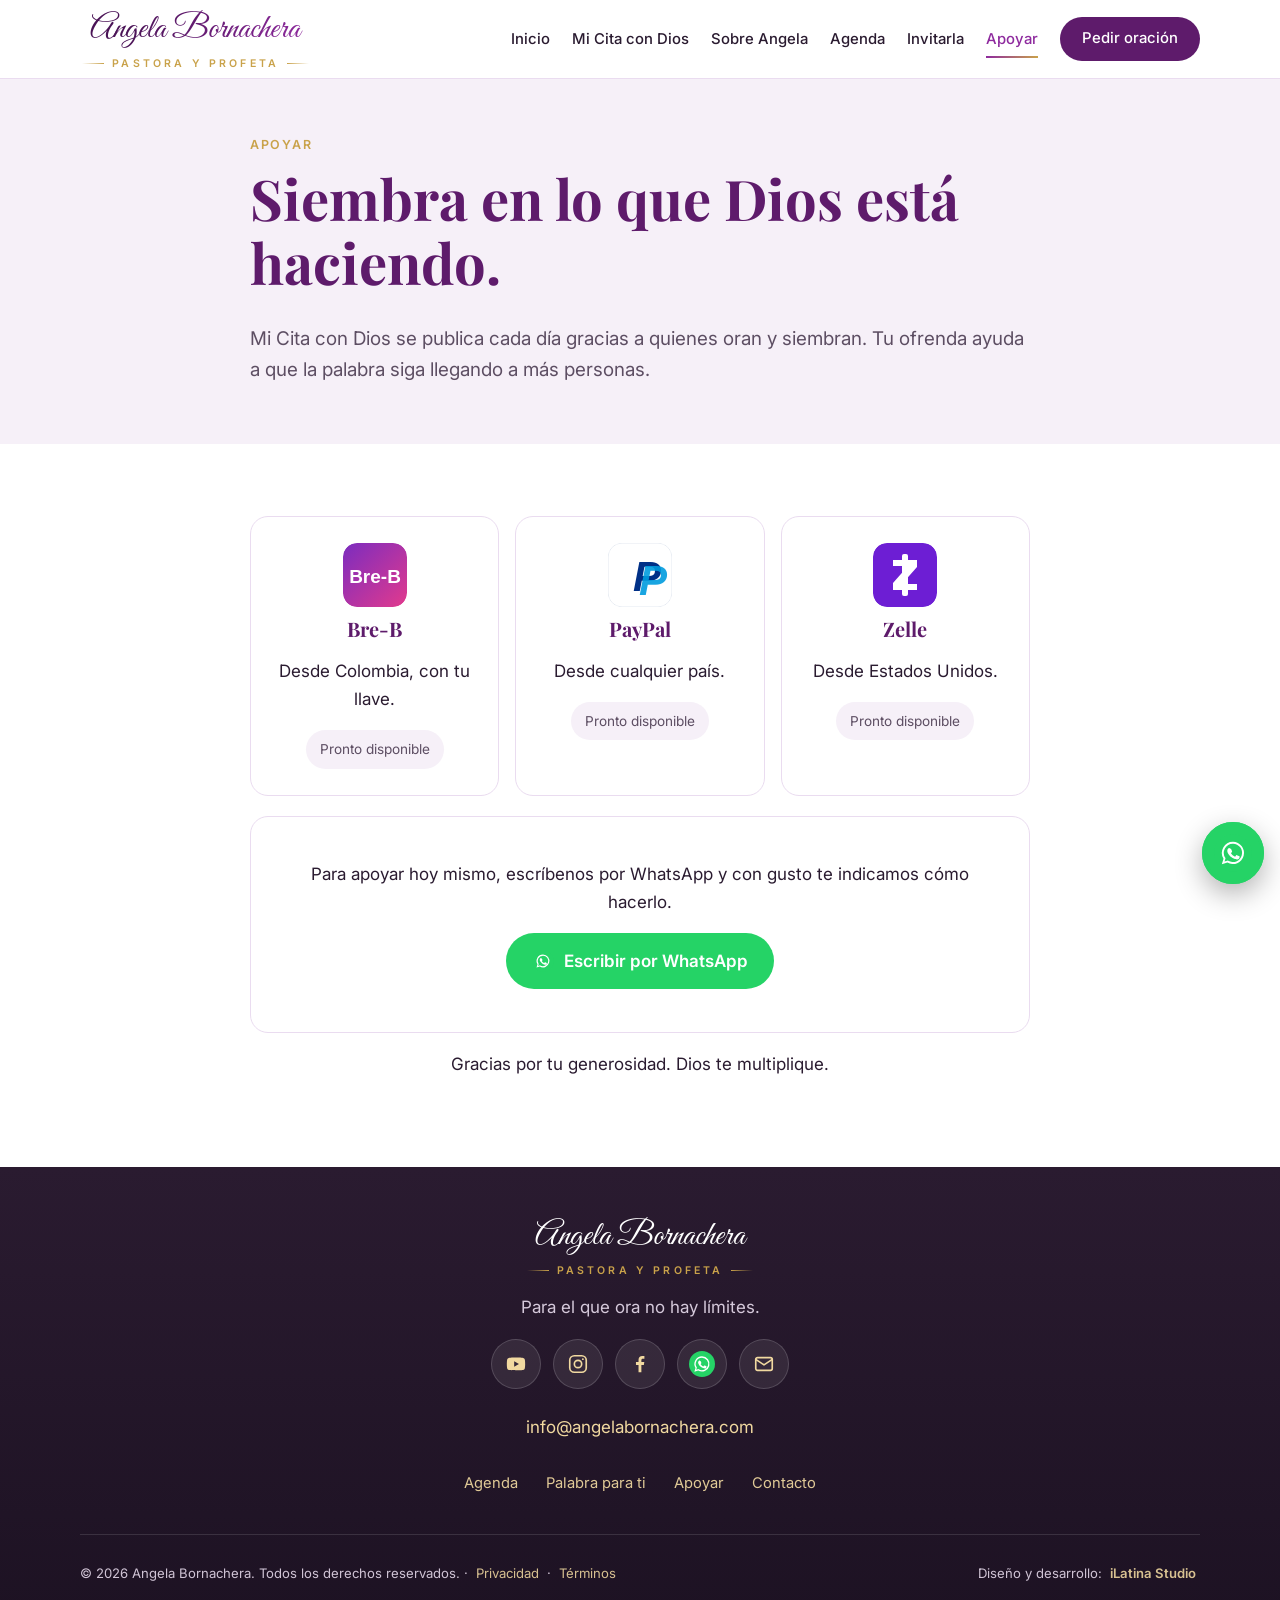
<file: apoyar.html>
<!doctype html>
<html lang="es">
<head>
<meta charset="utf-8">
<meta name="viewport" content="width=device-width, initial-scale=1">
<title>Apoyar el ministerio de Angela Bornachera</title>
<meta name="description" content="Siembra para que Mi Cita con Dios siga llegando a más personas. Ofrendas con Bre-B, PayPal o Zelle.">

<link rel="canonical" href="https://www.angelabornachera.com/apoyar.html">
<meta property="og:type" content="website">
<meta property="og:locale" content="es_CO">
<meta property="og:title" content="Apoyar el ministerio de Angela Bornachera">
<meta property="og:description" content="Siembra para que Mi Cita con Dios siga llegando a más personas. Ofrendas con Bre-B, PayPal o Zelle.">
<meta property="og:url" content="https://www.angelabornachera.com/apoyar.html">
<meta property="og:image" content="https://www.angelabornachera.com/assets/angela-hero.jpg">
<meta name="twitter:card" content="summary_large_image">
<meta name="robots" content="noindex,nofollow">
<meta name="theme-color" content="#5E1B6B">
<link rel="icon" href="favicon.svg" type="image/svg+xml">
<link rel="preconnect" href="https://fonts.googleapis.com">
<link rel="preconnect" href="https://fonts.gstatic.com" crossorigin>
<link href="https://fonts.googleapis.com/css2?family=Great+Vibes&family=Inter:wght@400;500;600;700&family=Playfair+Display:wght@500;600;700&display=swap" rel="stylesheet">
<link rel="stylesheet" href="css/style.css">

</head>
<body>
<a class="skip" href="#main">Saltar al contenido</a>
<header class="site-header">
  <div class="wrap bar">
    <a class="logo " href="index.html" aria-label="Angela Bornachera, Pastora y Profeta"><span class="logo-name">Angela Bornachera</span><span class="logo-role">Pastora y Profeta</span></a>
    <button class="menu-btn" aria-label="Abrir menú" aria-expanded="false"><svg viewBox="0 0 24 24" fill="none" stroke="currentColor" stroke-width="2" stroke-linecap="round"><path d="M4 7h16M4 12h16M4 17h16"/></svg></button>
    <nav class="nav" aria-label="Principal"><a href="index.html">Inicio</a><a href="mi-cita-con-dios.html">Mi Cita con Dios</a><a href="sobre-angela.html">Sobre Angela</a><a href="agenda.html">Agenda</a><a href="invitarla.html">Invitarla</a><a href="apoyar.html" aria-current="page">Apoyar</a>
      <a class="btn btn-sm" href="pedir-oracion.html">Pedir oración</a></nav>
  </div>
</header>
<main id="main">
<section class="page-hero"><div class="wrap narrow">
  <p class="eyebrow">Apoyar</p>
  <h1>Siembra en lo que Dios está haciendo.</h1>
  <p class="lead">Mi Cita con Dios se publica cada día gracias a quienes oran y siembran. Tu ofrenda ayuda a que la palabra siga llegando a más personas.</p>
</div></section>
<section class="section"><div class="wrap narrow">
  <div class="pay-grid">
    <div class="card pay reveal" data-pay="breb">
      <img src="assets/icons/breb.svg" alt="Bre-B" width="64" height="64">
      <h3>Bre-B</h3><p>Desde Colombia, con tu llave.</p>
      <p class="pay-val" hidden><code data-pay-value></code></p>
      <span class="soon">Pronto disponible</span>
      <button class="btn btn-sm" type="button" data-copy data-pay-act hidden>Copiar</button>
    </div>
    <div class="card pay reveal" data-pay="paypal">
      <img src="assets/icons/paypal.svg" alt="PayPal" width="64" height="64">
      <h3>PayPal</h3><p>Desde cualquier país.</p>
      <p class="pay-val" hidden><code data-pay-value></code></p>
      <span class="soon">Pronto disponible</span>
      <a class="btn btn-sm" data-pay-link target="_blank" rel="noopener" data-pay-act hidden>Dar con PayPal</a>
    </div>
    <div class="card pay reveal" data-pay="zelle">
      <img src="assets/icons/zelle.svg" alt="Zelle" width="64" height="64">
      <h3>Zelle</h3><p>Desde Estados Unidos.</p>
      <p class="pay-val" hidden><code data-pay-value></code></p>
      <span class="soon">Pronto disponible</span>
      <button class="btn btn-sm" type="button" data-copy data-pay-act hidden>Copiar</button>
    </div>
  </div>
  <div class="card center reveal">
    <p>Para apoyar hoy mismo, escríbenos por WhatsApp y con gusto te indicamos cómo hacerlo.</p>
    <p><a class="btn btn-wa" href="https://wa.me/573105217674?text=Hola%2C%20quiero%20apoyar%20el%20ministerio" target="_blank" rel="noopener"><img src="assets/icons/whatsapp.svg" alt="">Escribir por WhatsApp</a></p>
  </div>
  <p class="center">Gracias por tu generosidad. Dios te multiplique.</p>
</div></section>
</main>
<footer class="site-footer">
  <div class="wrap foot-center">
    <a class="logo light" href="index.html" aria-label="Angela Bornachera, Pastora y Profeta"><span class="logo-name">Angela Bornachera</span><span class="logo-role">Pastora y Profeta</span></a>
    <p class="foot-tag">Para el que ora no hay límites.</p>
    <div class="socials" aria-label="Redes sociales y contacto">
      <a class="soc" href="https://www.youtube.com/@pastorayprofetaangelaborna5400" target="_blank" rel="noopener" aria-label="YouTube" title="YouTube"><svg viewBox="0 0 24 24" fill="currentColor"><path fill-rule="evenodd" d="M21.6 7.2a2.5 2.5 0 0 0-1.8-1.8C18.2 5 12 5 12 5s-6.2 0-7.8.4A2.5 2.5 0 0 0 2.4 7.2C2 8.8 2 12 2 12s0 3.2.4 4.8a2.5 2.5 0 0 0 1.8 1.8C5.8 19 12 19 12 19s6.2 0 7.8-.4a2.5 2.5 0 0 0 1.8-1.8c.4-1.6.4-4.8.4-4.8s0-3.2-.4-4.8zM10 15V9l5.2 3z"/></svg></a>
      <a class="soc" href="https://www.instagram.com/angelabornacheraz/" target="_blank" rel="noopener" aria-label="Instagram" title="Instagram"><svg viewBox="0 0 24 24" fill="none" stroke="currentColor" stroke-width="1.8"><rect x="3" y="3" width="18" height="18" rx="5"/><circle cx="12" cy="12" r="4"/><circle cx="17.3" cy="6.7" r="1" fill="currentColor" stroke="none"/></svg></a>
      <a class="soc" href="https://www.facebook.com/pastorayprofetaangelabornachera/" target="_blank" rel="noopener" aria-label="Facebook" title="Facebook"><svg viewBox="0 0 24 24" fill="currentColor"><path d="M13.5 21v-8h2.7l.5-3.2h-3.2V7.9c0-.9.3-1.6 1.7-1.6h1.6V3.4c-.3 0-1.3-.1-2.4-.1-2.4 0-4 1.5-4 4.1v2.4H7.6V13h2.8v8z"/></svg></a>
      <a class="soc" href="https://wa.me/573105217674" target="_blank" rel="noopener" aria-label="WhatsApp" title="WhatsApp"><img src="assets/icons/whatsapp.svg" alt="" width="24" height="24"></a>
      <a class="soc" href="mailto:info@angelabornachera.com" aria-label="Correo" title="Correo"><svg viewBox="0 0 24 24" fill="none" stroke="currentColor" stroke-width="1.8" stroke-linecap="round" stroke-linejoin="round"><rect x="3" y="5" width="18" height="14" rx="2"/><path d="M3 7l9 6 9-6"/></svg></a>
    </div>
    <p class="foot-mail"><a href="mailto:info@angelabornachera.com">info@angelabornachera.com</a></p>
    <nav class="foot-nav" aria-label="Pie"><a href="agenda.html">Agenda</a><a href="palabra.html">Palabra para ti</a><a href="apoyar.html">Apoyar</a><a href="contacto.html">Contacto</a></nav>
  </div>
  <div class="wrap foot-bottom">
    <p>© 2026 Angela Bornachera. Todos los derechos reservados. · <a href="privacidad.html">Privacidad</a> · <a href="terminos.html">Términos</a></p>
    <p class="credit">Diseño y desarrollo: <a href="https://www.ilatina.co" target="_blank" rel="noopener">iLatina Studio</a></p>
  </div>
</footer>
<a class="fab" href="https://wa.me/573105217674?text=Hola%2C%20quiero%20comunicarme%20con%20la%20pastora%20Angela" target="_blank" rel="noopener" aria-label="Escribir por WhatsApp"><img src="assets/icons/whatsapp.svg" alt="" width="38" height="38"></a>
<div class="modal" id="modal" role="dialog" aria-modal="true" aria-label="Próximo encuentro"><div class="modal-box"></div></div>
<script src="js/config.js"></script>
<script src="js/agenda.js"></script>
<script src="js/versiculos.js"></script>
<script src="js/main.js"></script>
</body>
</html>
</file>
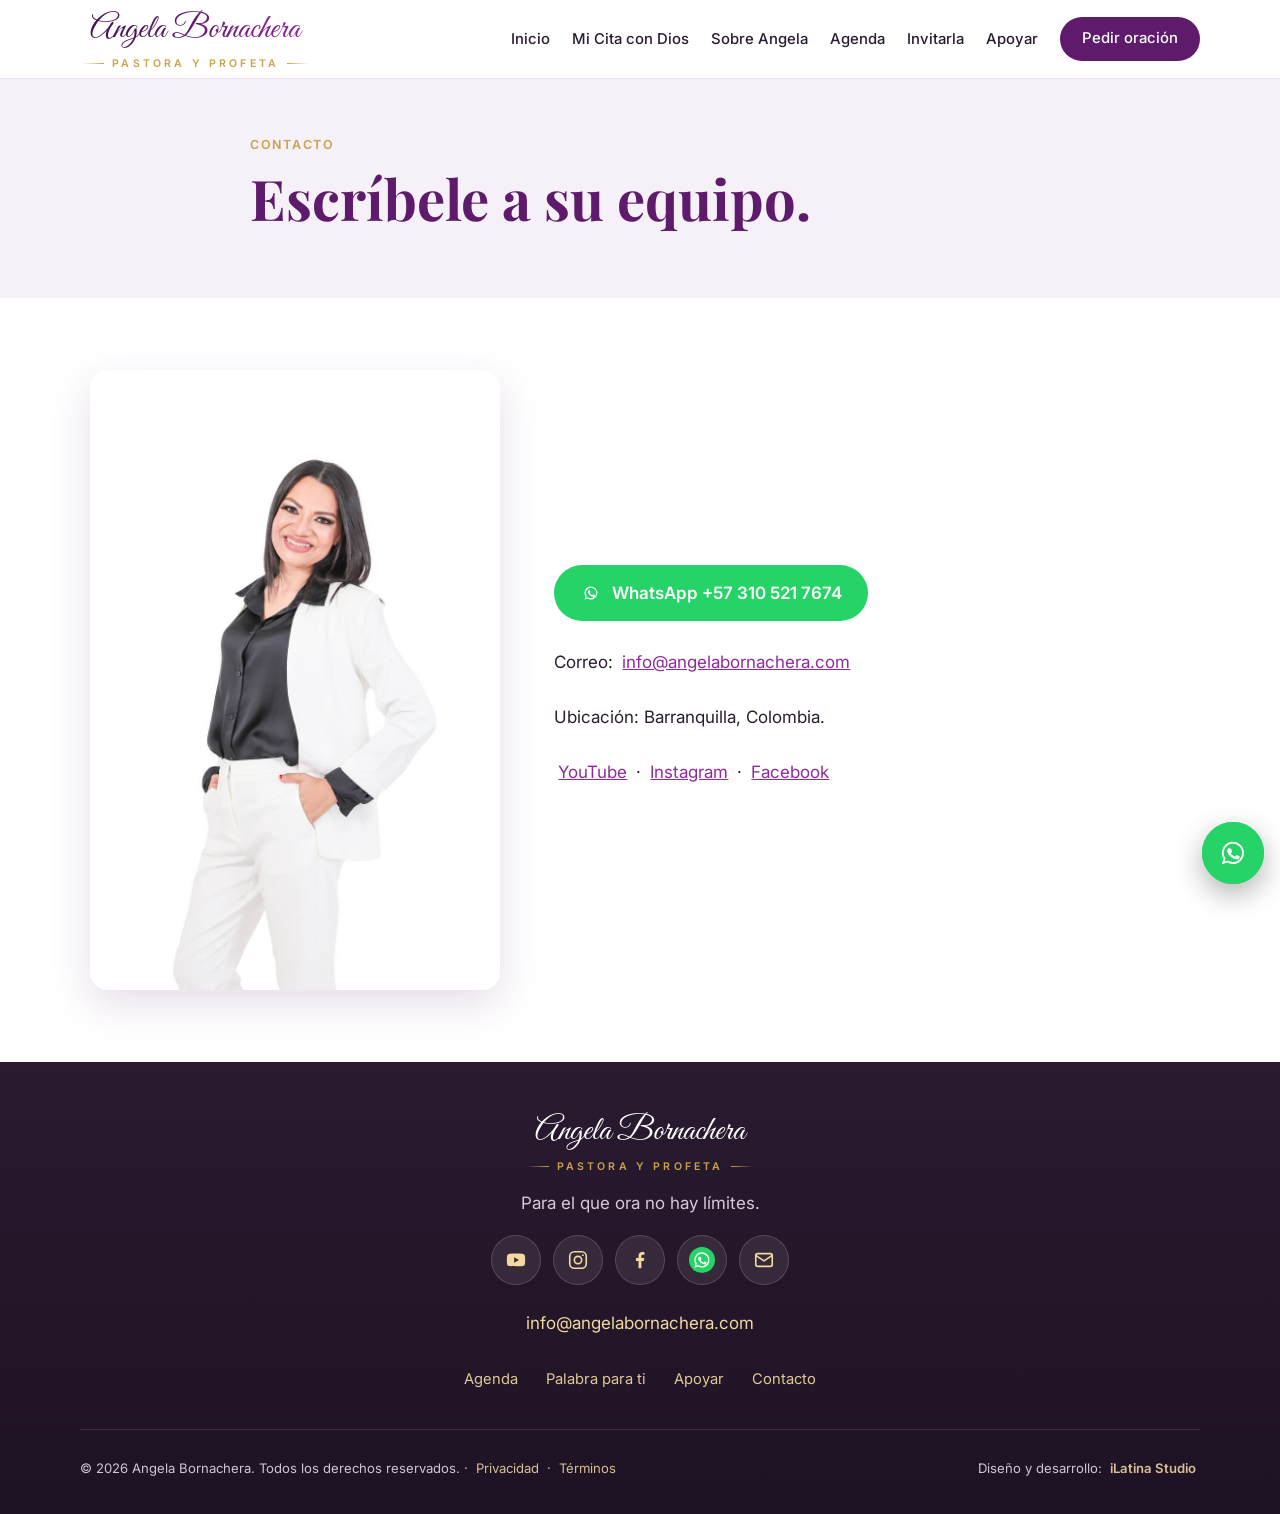
<file: contacto.html>
<!doctype html>
<html lang="es">
<head>
<meta charset="utf-8">
<meta name="viewport" content="width=device-width, initial-scale=1">
<title>Contacto, Angela Bornachera</title>
<meta name="description" content="Escribe por WhatsApp o correo al equipo de la pastora Angela Bornachera en Barranquilla, Colombia.">

<link rel="canonical" href="https://www.angelabornachera.com/contacto.html">
<meta property="og:type" content="website">
<meta property="og:locale" content="es_CO">
<meta property="og:title" content="Contacto, Angela Bornachera">
<meta property="og:description" content="Escribe por WhatsApp o correo al equipo de la pastora Angela Bornachera en Barranquilla, Colombia.">
<meta property="og:url" content="https://www.angelabornachera.com/contacto.html">
<meta property="og:image" content="https://www.angelabornachera.com/assets/angela-hero.jpg">
<meta name="twitter:card" content="summary_large_image">
<meta name="robots" content="noindex,nofollow">
<meta name="theme-color" content="#5E1B6B">
<link rel="icon" href="favicon.svg" type="image/svg+xml">
<link rel="preconnect" href="https://fonts.googleapis.com">
<link rel="preconnect" href="https://fonts.gstatic.com" crossorigin>
<link href="https://fonts.googleapis.com/css2?family=Great+Vibes&family=Inter:wght@400;500;600;700&family=Playfair+Display:wght@500;600;700&display=swap" rel="stylesheet">
<link rel="stylesheet" href="css/style.css">

</head>
<body>
<a class="skip" href="#main">Saltar al contenido</a>
<header class="site-header">
  <div class="wrap bar">
    <a class="logo " href="index.html" aria-label="Angela Bornachera, Pastora y Profeta"><span class="logo-name">Angela Bornachera</span><span class="logo-role">Pastora y Profeta</span></a>
    <button class="menu-btn" aria-label="Abrir menú" aria-expanded="false"><svg viewBox="0 0 24 24" fill="none" stroke="currentColor" stroke-width="2" stroke-linecap="round"><path d="M4 7h16M4 12h16M4 17h16"/></svg></button>
    <nav class="nav" aria-label="Principal"><a href="index.html">Inicio</a><a href="mi-cita-con-dios.html">Mi Cita con Dios</a><a href="sobre-angela.html">Sobre Angela</a><a href="agenda.html">Agenda</a><a href="invitarla.html">Invitarla</a><a href="apoyar.html">Apoyar</a>
      <a class="btn btn-sm" href="pedir-oracion.html">Pedir oración</a></nav>
  </div>
</header>
<main id="main">
<section class="page-hero"><div class="wrap narrow">
  <p class="eyebrow">Contacto</p>
  <h1>Escríbele a su equipo.</h1>
</div></section>
<section class="section"><div class="wrap split">
  <img class="rounded reveal" src="assets/angela-contacto.jpg" alt="Angela Bornachera con traje blanco, sonriendo" loading="lazy" width="846" height="1280">
  <div class="prose reveal d1">
    <p><a class="btn btn-wa" href="https://wa.me/573105217674" target="_blank" rel="noopener"><img src="assets/icons/whatsapp.svg" alt="">WhatsApp +57 310 521 7674</a></p>
    <p>Correo: <a href="mailto:info@angelabornachera.com">info@angelabornachera.com</a></p>
    <p>Ubicación: Barranquilla, Colombia.</p>
    <p><a href="https://www.youtube.com/@pastorayprofetaangelaborna5400" target="_blank" rel="noopener">YouTube</a> · <a href="https://www.instagram.com/angelabornacheraz/" target="_blank" rel="noopener">Instagram</a> · <a href="https://www.facebook.com/pastorayprofetaangelabornachera/" target="_blank" rel="noopener">Facebook</a></p>
  </div>
</div></section>
</main>
<footer class="site-footer">
  <div class="wrap foot-center">
    <a class="logo light" href="index.html" aria-label="Angela Bornachera, Pastora y Profeta"><span class="logo-name">Angela Bornachera</span><span class="logo-role">Pastora y Profeta</span></a>
    <p class="foot-tag">Para el que ora no hay límites.</p>
    <div class="socials" aria-label="Redes sociales y contacto">
      <a class="soc" href="https://www.youtube.com/@pastorayprofetaangelaborna5400" target="_blank" rel="noopener" aria-label="YouTube" title="YouTube"><svg viewBox="0 0 24 24" fill="currentColor"><path fill-rule="evenodd" d="M21.6 7.2a2.5 2.5 0 0 0-1.8-1.8C18.2 5 12 5 12 5s-6.2 0-7.8.4A2.5 2.5 0 0 0 2.4 7.2C2 8.8 2 12 2 12s0 3.2.4 4.8a2.5 2.5 0 0 0 1.8 1.8C5.8 19 12 19 12 19s6.2 0 7.8-.4a2.5 2.5 0 0 0 1.8-1.8c.4-1.6.4-4.8.4-4.8s0-3.2-.4-4.8zM10 15V9l5.2 3z"/></svg></a>
      <a class="soc" href="https://www.instagram.com/angelabornacheraz/" target="_blank" rel="noopener" aria-label="Instagram" title="Instagram"><svg viewBox="0 0 24 24" fill="none" stroke="currentColor" stroke-width="1.8"><rect x="3" y="3" width="18" height="18" rx="5"/><circle cx="12" cy="12" r="4"/><circle cx="17.3" cy="6.7" r="1" fill="currentColor" stroke="none"/></svg></a>
      <a class="soc" href="https://www.facebook.com/pastorayprofetaangelabornachera/" target="_blank" rel="noopener" aria-label="Facebook" title="Facebook"><svg viewBox="0 0 24 24" fill="currentColor"><path d="M13.5 21v-8h2.7l.5-3.2h-3.2V7.9c0-.9.3-1.6 1.7-1.6h1.6V3.4c-.3 0-1.3-.1-2.4-.1-2.4 0-4 1.5-4 4.1v2.4H7.6V13h2.8v8z"/></svg></a>
      <a class="soc" href="https://wa.me/573105217674" target="_blank" rel="noopener" aria-label="WhatsApp" title="WhatsApp"><img src="assets/icons/whatsapp.svg" alt="" width="24" height="24"></a>
      <a class="soc" href="mailto:info@angelabornachera.com" aria-label="Correo" title="Correo"><svg viewBox="0 0 24 24" fill="none" stroke="currentColor" stroke-width="1.8" stroke-linecap="round" stroke-linejoin="round"><rect x="3" y="5" width="18" height="14" rx="2"/><path d="M3 7l9 6 9-6"/></svg></a>
    </div>
    <p class="foot-mail"><a href="mailto:info@angelabornachera.com">info@angelabornachera.com</a></p>
    <nav class="foot-nav" aria-label="Pie"><a href="agenda.html">Agenda</a><a href="palabra.html">Palabra para ti</a><a href="apoyar.html">Apoyar</a><a href="contacto.html">Contacto</a></nav>
  </div>
  <div class="wrap foot-bottom">
    <p>© 2026 Angela Bornachera. Todos los derechos reservados. · <a href="privacidad.html">Privacidad</a> · <a href="terminos.html">Términos</a></p>
    <p class="credit">Diseño y desarrollo: <a href="https://www.ilatina.co" target="_blank" rel="noopener">iLatina Studio</a></p>
  </div>
</footer>
<a class="fab" href="https://wa.me/573105217674?text=Hola%2C%20quiero%20comunicarme%20con%20la%20pastora%20Angela" target="_blank" rel="noopener" aria-label="Escribir por WhatsApp"><img src="assets/icons/whatsapp.svg" alt="" width="38" height="38"></a>
<div class="modal" id="modal" role="dialog" aria-modal="true" aria-label="Próximo encuentro"><div class="modal-box"></div></div>
<script src="js/config.js"></script>
<script src="js/agenda.js"></script>
<script src="js/versiculos.js"></script>
<script src="js/main.js"></script>
</body>
</html>
</file>
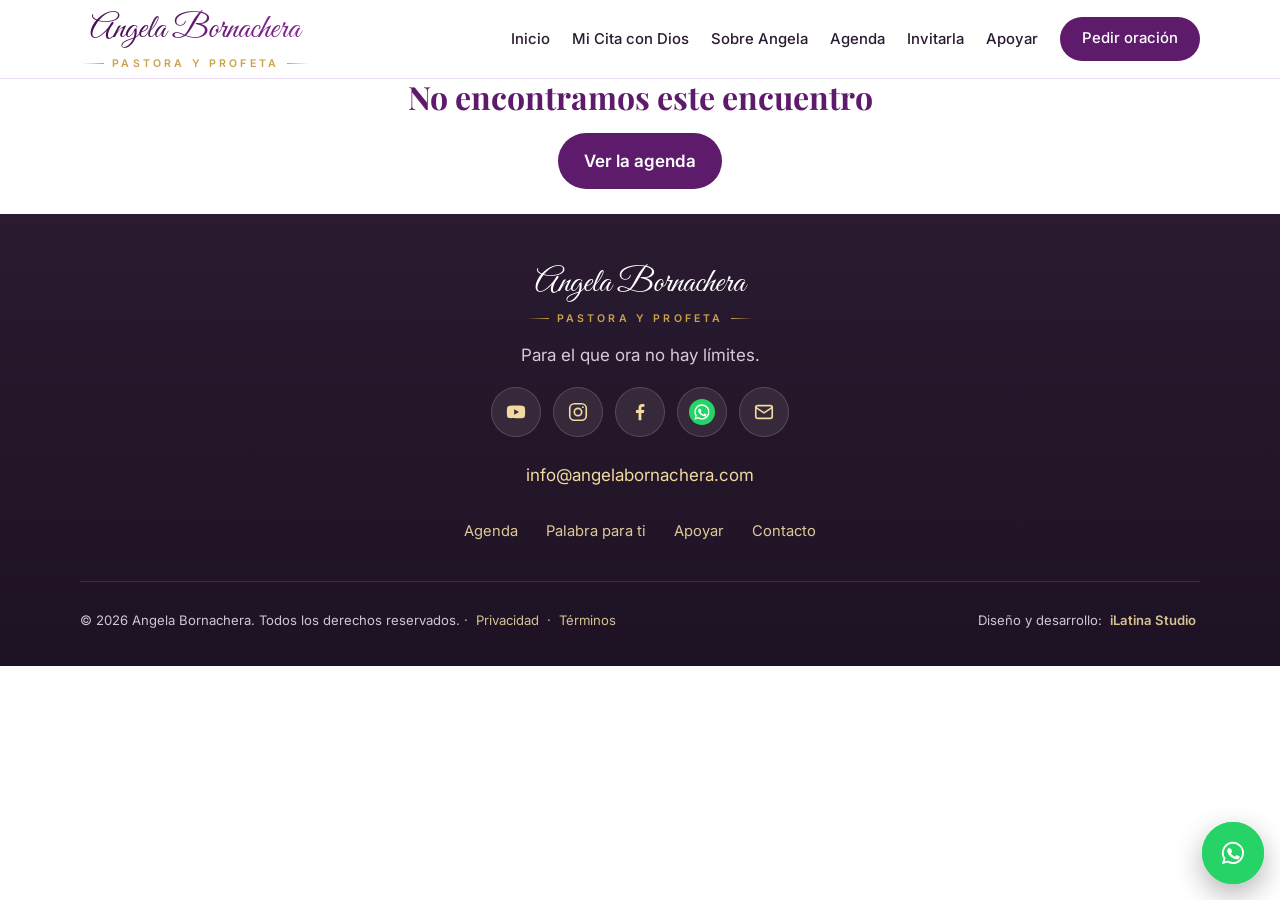
<file: evento.html>
<!doctype html>
<html lang="es">
<head>
<meta charset="utf-8">
<meta name="viewport" content="width=device-width, initial-scale=1">
<title>Encuentro con Angela Bornachera</title>
<meta name="description" content="Detalles del encuentro con la pastora y profeta Angela Bornachera: fecha, hora e inscripción.">

<link rel="canonical" href="https://www.angelabornachera.com/evento.html">
<meta property="og:type" content="website">
<meta property="og:locale" content="es_CO">
<meta property="og:title" content="Encuentro con Angela Bornachera">
<meta property="og:description" content="Detalles del encuentro con la pastora y profeta Angela Bornachera: fecha, hora e inscripción.">
<meta property="og:url" content="https://www.angelabornachera.com/evento.html">
<meta property="og:image" content="https://www.angelabornachera.com/assets/angela-hero.jpg">
<meta name="twitter:card" content="summary_large_image">
<meta name="robots" content="noindex,nofollow">
<meta name="theme-color" content="#5E1B6B">
<link rel="icon" href="favicon.svg" type="image/svg+xml">
<link rel="preconnect" href="https://fonts.googleapis.com">
<link rel="preconnect" href="https://fonts.gstatic.com" crossorigin>
<link href="https://fonts.googleapis.com/css2?family=Great+Vibes&family=Inter:wght@400;500;600;700&family=Playfair+Display:wght@500;600;700&display=swap" rel="stylesheet">
<link rel="stylesheet" href="css/style.css">

</head>
<body>
<a class="skip" href="#main">Saltar al contenido</a>
<header class="site-header">
  <div class="wrap bar">
    <a class="logo " href="index.html" aria-label="Angela Bornachera, Pastora y Profeta"><span class="logo-name">Angela Bornachera</span><span class="logo-role">Pastora y Profeta</span></a>
    <button class="menu-btn" aria-label="Abrir menú" aria-expanded="false"><svg viewBox="0 0 24 24" fill="none" stroke="currentColor" stroke-width="2" stroke-linecap="round"><path d="M4 7h16M4 12h16M4 17h16"/></svg></button>
    <nav class="nav" aria-label="Principal"><a href="index.html">Inicio</a><a href="mi-cita-con-dios.html">Mi Cita con Dios</a><a href="sobre-angela.html">Sobre Angela</a><a href="agenda.html">Agenda</a><a href="invitarla.html">Invitarla</a><a href="apoyar.html">Apoyar</a>
      <a class="btn btn-sm" href="pedir-oracion.html">Pedir oración</a></nav>
  </div>
</header>
<main id="main">
<div id="evento"><div class="wrap narrow center section"><p>Cargando encuentro…</p></div></div><noscript><p class="center">Activa JavaScript para ver este encuentro.</p></noscript>
</main>
<footer class="site-footer">
  <div class="wrap foot-center">
    <a class="logo light" href="index.html" aria-label="Angela Bornachera, Pastora y Profeta"><span class="logo-name">Angela Bornachera</span><span class="logo-role">Pastora y Profeta</span></a>
    <p class="foot-tag">Para el que ora no hay límites.</p>
    <div class="socials" aria-label="Redes sociales y contacto">
      <a class="soc" href="https://www.youtube.com/@pastorayprofetaangelaborna5400" target="_blank" rel="noopener" aria-label="YouTube" title="YouTube"><svg viewBox="0 0 24 24" fill="currentColor"><path fill-rule="evenodd" d="M21.6 7.2a2.5 2.5 0 0 0-1.8-1.8C18.2 5 12 5 12 5s-6.2 0-7.8.4A2.5 2.5 0 0 0 2.4 7.2C2 8.8 2 12 2 12s0 3.2.4 4.8a2.5 2.5 0 0 0 1.8 1.8C5.8 19 12 19 12 19s6.2 0 7.8-.4a2.5 2.5 0 0 0 1.8-1.8c.4-1.6.4-4.8.4-4.8s0-3.2-.4-4.8zM10 15V9l5.2 3z"/></svg></a>
      <a class="soc" href="https://www.instagram.com/angelabornacheraz/" target="_blank" rel="noopener" aria-label="Instagram" title="Instagram"><svg viewBox="0 0 24 24" fill="none" stroke="currentColor" stroke-width="1.8"><rect x="3" y="3" width="18" height="18" rx="5"/><circle cx="12" cy="12" r="4"/><circle cx="17.3" cy="6.7" r="1" fill="currentColor" stroke="none"/></svg></a>
      <a class="soc" href="https://www.facebook.com/pastorayprofetaangelabornachera/" target="_blank" rel="noopener" aria-label="Facebook" title="Facebook"><svg viewBox="0 0 24 24" fill="currentColor"><path d="M13.5 21v-8h2.7l.5-3.2h-3.2V7.9c0-.9.3-1.6 1.7-1.6h1.6V3.4c-.3 0-1.3-.1-2.4-.1-2.4 0-4 1.5-4 4.1v2.4H7.6V13h2.8v8z"/></svg></a>
      <a class="soc" href="https://wa.me/573105217674" target="_blank" rel="noopener" aria-label="WhatsApp" title="WhatsApp"><img src="assets/icons/whatsapp.svg" alt="" width="24" height="24"></a>
      <a class="soc" href="mailto:info@angelabornachera.com" aria-label="Correo" title="Correo"><svg viewBox="0 0 24 24" fill="none" stroke="currentColor" stroke-width="1.8" stroke-linecap="round" stroke-linejoin="round"><rect x="3" y="5" width="18" height="14" rx="2"/><path d="M3 7l9 6 9-6"/></svg></a>
    </div>
    <p class="foot-mail"><a href="mailto:info@angelabornachera.com">info@angelabornachera.com</a></p>
    <nav class="foot-nav" aria-label="Pie"><a href="agenda.html">Agenda</a><a href="palabra.html">Palabra para ti</a><a href="apoyar.html">Apoyar</a><a href="contacto.html">Contacto</a></nav>
  </div>
  <div class="wrap foot-bottom">
    <p>© 2026 Angela Bornachera. Todos los derechos reservados. · <a href="privacidad.html">Privacidad</a> · <a href="terminos.html">Términos</a></p>
    <p class="credit">Diseño y desarrollo: <a href="https://www.ilatina.co" target="_blank" rel="noopener">iLatina Studio</a></p>
  </div>
</footer>
<a class="fab" href="https://wa.me/573105217674?text=Hola%2C%20quiero%20comunicarme%20con%20la%20pastora%20Angela" target="_blank" rel="noopener" aria-label="Escribir por WhatsApp"><img src="assets/icons/whatsapp.svg" alt="" width="38" height="38"></a>
<div class="modal" id="modal" role="dialog" aria-modal="true" aria-label="Próximo encuentro"><div class="modal-box"></div></div>
<script src="js/config.js"></script>
<script src="js/agenda.js"></script>
<script src="js/versiculos.js"></script>
<script src="js/main.js"></script>
</body>
</html>
</file>
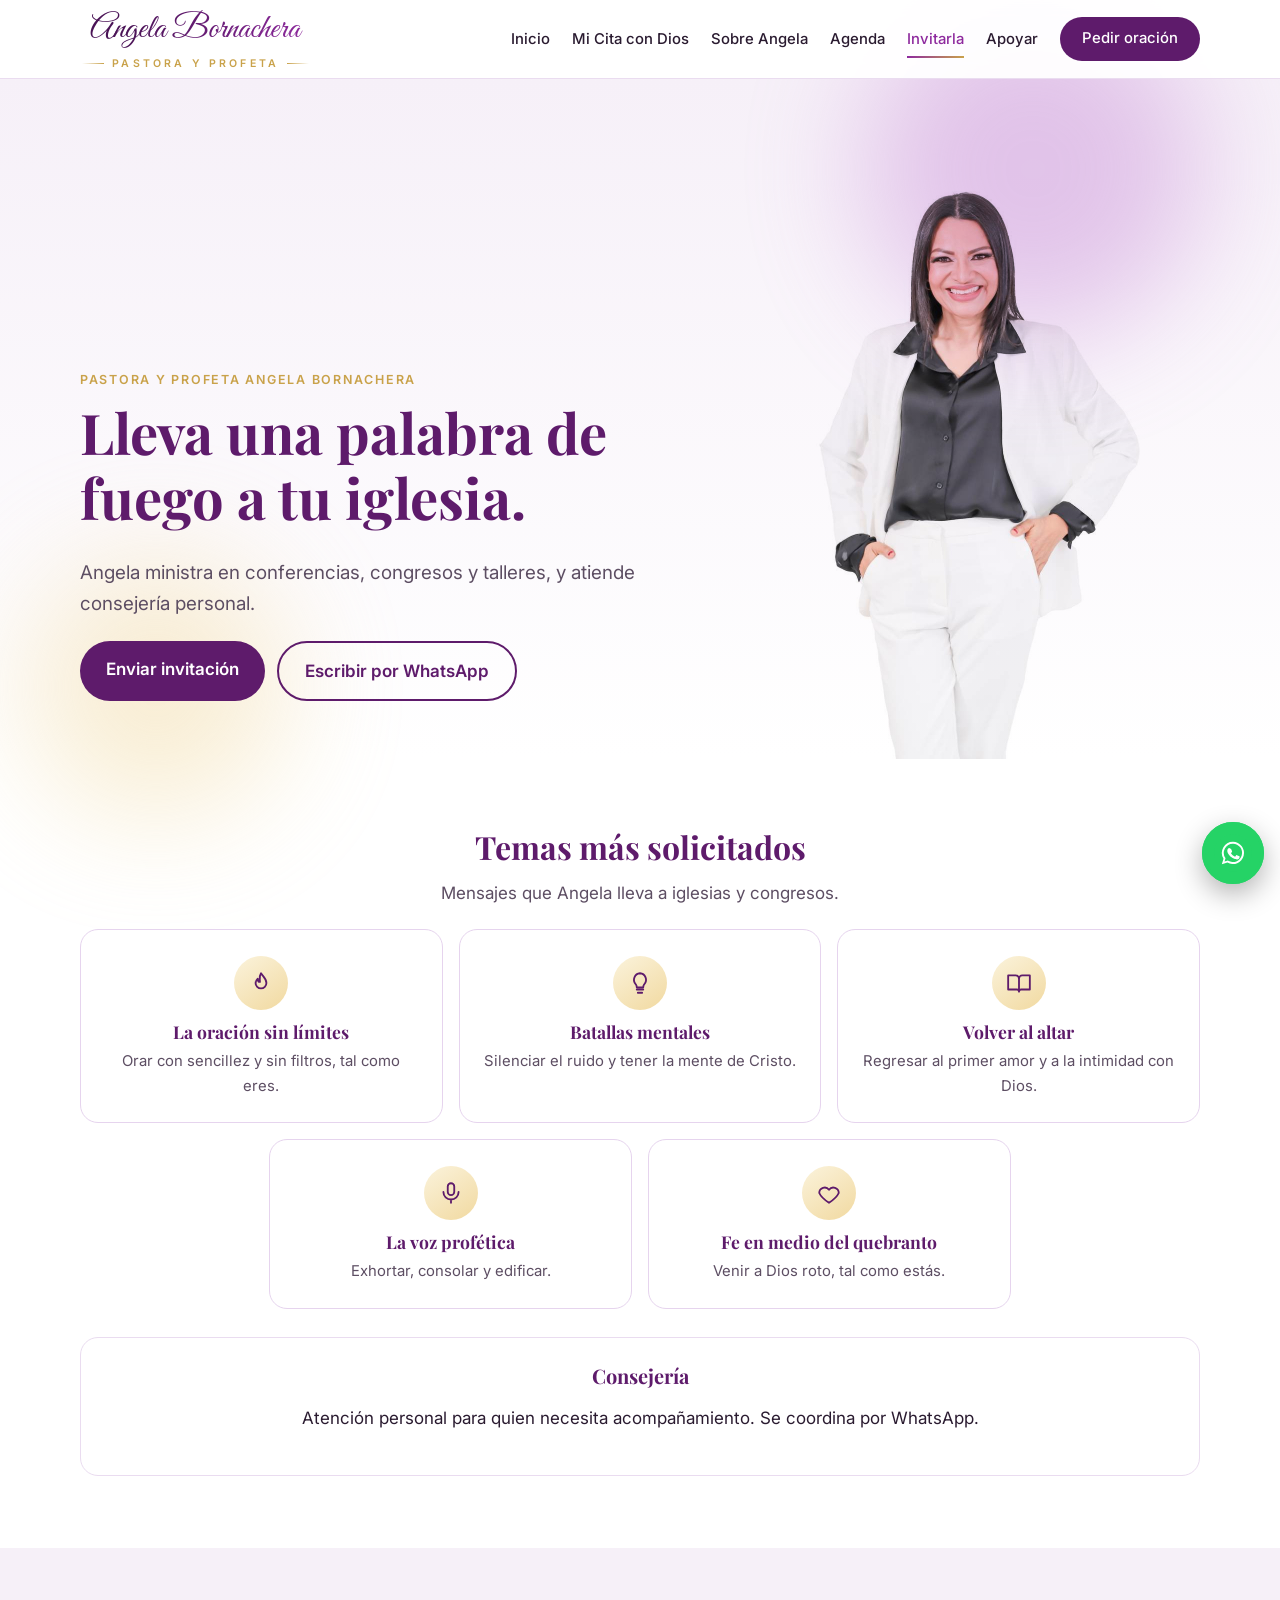
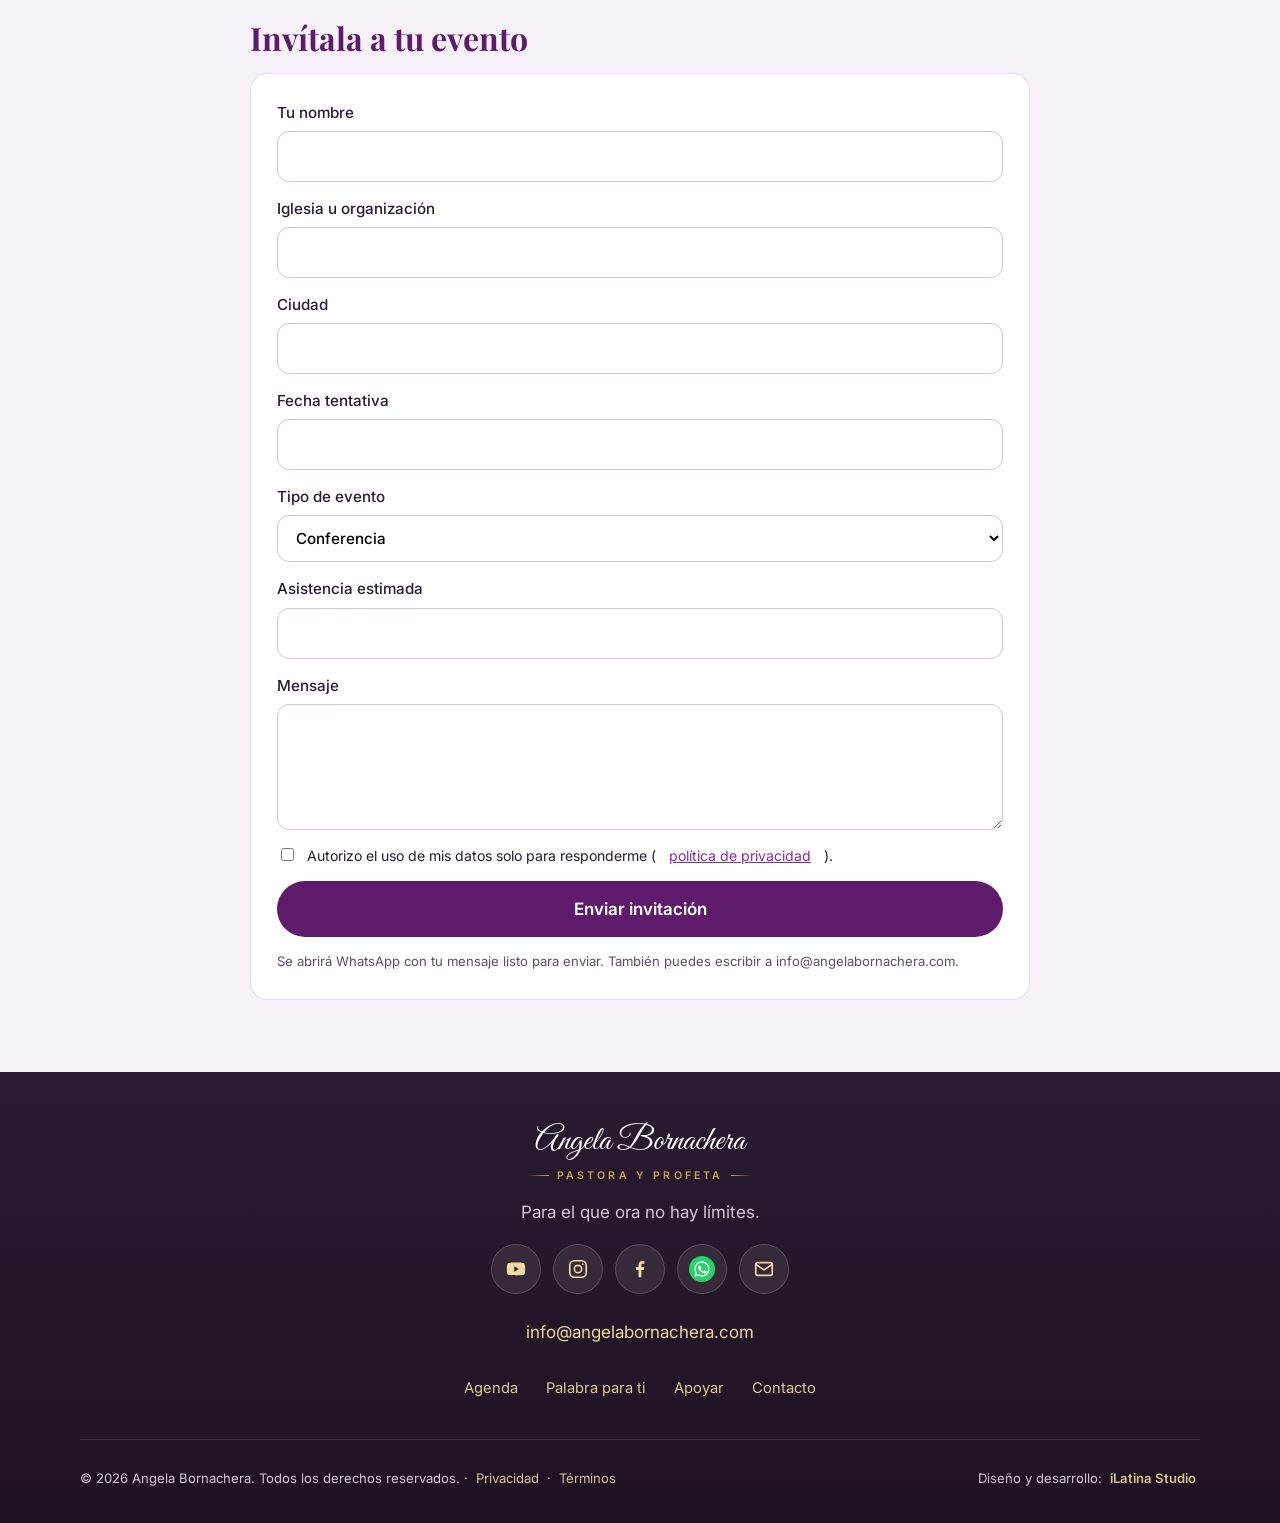
<file: invitarla.html>
<!doctype html>
<html lang="es">
<head>
<meta charset="utf-8">
<meta name="viewport" content="width=device-width, initial-scale=1">
<title>Invita a Angela Bornachera a tu iglesia o evento</title>
<meta name="description" content="Conferencias, congresos y consejería con la pastora Angela Bornachera en Colombia. Escribe y coordina tu evento.">

<link rel="canonical" href="https://www.angelabornachera.com/invitarla.html">
<meta property="og:type" content="website">
<meta property="og:locale" content="es_CO">
<meta property="og:title" content="Invita a Angela Bornachera a tu iglesia o evento">
<meta property="og:description" content="Conferencias, congresos y consejería con la pastora Angela Bornachera en Colombia. Escribe y coordina tu evento.">
<meta property="og:url" content="https://www.angelabornachera.com/invitarla.html">
<meta property="og:image" content="https://www.angelabornachera.com/assets/angela-hero.jpg">
<meta name="twitter:card" content="summary_large_image">
<meta name="robots" content="noindex,nofollow">
<meta name="theme-color" content="#5E1B6B">
<link rel="icon" href="favicon.svg" type="image/svg+xml">
<link rel="preconnect" href="https://fonts.googleapis.com">
<link rel="preconnect" href="https://fonts.gstatic.com" crossorigin>
<link href="https://fonts.googleapis.com/css2?family=Great+Vibes&family=Inter:wght@400;500;600;700&family=Playfair+Display:wght@500;600;700&display=swap" rel="stylesheet">
<link rel="stylesheet" href="css/style.css">

</head>
<body>
<a class="skip" href="#main">Saltar al contenido</a>
<header class="site-header">
  <div class="wrap bar">
    <a class="logo " href="index.html" aria-label="Angela Bornachera, Pastora y Profeta"><span class="logo-name">Angela Bornachera</span><span class="logo-role">Pastora y Profeta</span></a>
    <button class="menu-btn" aria-label="Abrir menú" aria-expanded="false"><svg viewBox="0 0 24 24" fill="none" stroke="currentColor" stroke-width="2" stroke-linecap="round"><path d="M4 7h16M4 12h16M4 17h16"/></svg></button>
    <nav class="nav" aria-label="Principal"><a href="index.html">Inicio</a><a href="mi-cita-con-dios.html">Mi Cita con Dios</a><a href="sobre-angela.html">Sobre Angela</a><a href="agenda.html">Agenda</a><a href="invitarla.html" aria-current="page">Invitarla</a><a href="apoyar.html">Apoyar</a>
      <a class="btn btn-sm" href="pedir-oracion.html">Pedir oración</a></nav>
  </div>
</header>
<main id="main">
<section class="hero">
  <span class="orb a"></span><span class="orb b"></span>
  <div class="wrap hero-grid">
    <div class="hero-text">
      <p class="eyebrow">Pastora y Profeta Angela Bornachera</p>
      <h1>Lleva una palabra de fuego a tu iglesia.</h1>
      <p class="lead">Angela ministra en conferencias, congresos y talleres, y atiende consejería personal.</p>
      <div class="cta-row"><a class="btn" href="#formulario">Enviar invitación</a><a class="btn btn-ghost" href="https://wa.me/573105217674" target="_blank" rel="noopener">Escribir por WhatsApp</a></div>
    </div>
    <div class="hero-photo"><img src="assets/angela-invitarla.jpg" alt="Angela Bornachera con traje blanco y blusa negra" width="846" height="1280" fetchpriority="high"></div>
  </div>
</section>
<section class="section"><div class="wrap">
  <div class="center reveal"><h2 class="one">Temas más solicitados</h2><p class="sub">Mensajes que Angela lleva a iglesias y congresos.</p></div>
  <div class="themes"><div class="theme reveal d0"><span class="theme-ico"><svg viewBox="0 0 24 24"><path d="M12 3c2 3 5 5 5 9a5 5 0 0 1-10 0c0-2 1-3 2-4 0 2 1 3 2 3 0-3-1-5 1-8z"/></svg></span><h3>La oración sin límites</h3><p>Orar con sencillez y sin filtros, tal como eres.</p></div><div class="theme reveal d1"><span class="theme-ico"><svg viewBox="0 0 24 24"><path d="M9 18h6M10 21h4M12 3a6 6 0 0 0-4 10c1 1 1 2 1 3h6c0-1 0-2 1-3a6 6 0 0 0-4-10z"/></svg></span><h3>Batallas mentales</h3><p>Silenciar el ruido y tener la mente de Cristo.</p></div><div class="theme reveal d2"><span class="theme-ico"><svg viewBox="0 0 24 24"><path d="M2 5h7a3 3 0 0 1 3 3v12a2 2 0 0 0-2-2H2zM22 5h-7a3 3 0 0 0-3 3v12a2 2 0 0 1 2-2h8z"/></svg></span><h3>Volver al altar</h3><p>Regresar al primer amor y a la intimidad con Dios.</p></div><div class="theme reveal d0"><span class="theme-ico"><svg viewBox="0 0 24 24"><path d="M12 3a3 3 0 0 0-3 3v5a3 3 0 0 0 6 0V6a3 3 0 0 0-3-3zM5 11a7 7 0 0 0 14 0M12 18v3"/></svg></span><h3>La voz profética</h3><p>Exhortar, consolar y edificar.</p></div><div class="theme reveal d1"><span class="theme-ico"><svg viewBox="0 0 24 24"><path d="M12 21s-7-4.5-9-9a5 5 0 0 1 9-3 5 5 0 0 1 9 3c-2 4.5-9 9-9 9z"/></svg></span><h3>Fe en medio del quebranto</h3><p>Venir a Dios roto, tal como estás.</p></div></div>
  <div class="card center reveal" style="margin-top:28px"><h3>Consejería</h3><p>Atención personal para quien necesita acompañamiento. Se coordina por WhatsApp.</p></div>
</div></section>
<section class="section alt" id="formulario"><div class="wrap narrow reveal">
  <h2 class="one">Invítala a tu evento</h2>
  <form class="form card" data-form="invitacion">
    <label>Tu nombre<input name="nombre" required autocomplete="name"></label>
    <label>Iglesia u organización<input name="iglesia"></label>
    <label>Ciudad<input name="ciudad" required></label>
    <label>Fecha tentativa<input name="fecha"></label>
    <label>Tipo de evento<select name="tipo"><option>Conferencia</option><option>Congreso</option><option>Taller</option><option>Servicio dominical</option><option>Consejería</option><option>Otro</option></select></label>
    <label>Asistencia estimada<input name="asistencia"></label>
    <label>Mensaje<textarea name="mensaje" rows="4"></textarea></label>
    <label class="check"><input type="checkbox" name="acepto" required> Autorizo el uso de mis datos solo para responderme (<a href="privacidad.html">política de privacidad</a>).</label>
    <button class="btn" type="submit">Enviar invitación</button>
    <p class="note">Se abrirá WhatsApp con tu mensaje listo para enviar. También puedes escribir a info@angelabornachera.com.</p>
  </form>
</div></section>
</main>
<footer class="site-footer">
  <div class="wrap foot-center">
    <a class="logo light" href="index.html" aria-label="Angela Bornachera, Pastora y Profeta"><span class="logo-name">Angela Bornachera</span><span class="logo-role">Pastora y Profeta</span></a>
    <p class="foot-tag">Para el que ora no hay límites.</p>
    <div class="socials" aria-label="Redes sociales y contacto">
      <a class="soc" href="https://www.youtube.com/@pastorayprofetaangelaborna5400" target="_blank" rel="noopener" aria-label="YouTube" title="YouTube"><svg viewBox="0 0 24 24" fill="currentColor"><path fill-rule="evenodd" d="M21.6 7.2a2.5 2.5 0 0 0-1.8-1.8C18.2 5 12 5 12 5s-6.2 0-7.8.4A2.5 2.5 0 0 0 2.4 7.2C2 8.8 2 12 2 12s0 3.2.4 4.8a2.5 2.5 0 0 0 1.8 1.8C5.8 19 12 19 12 19s6.2 0 7.8-.4a2.5 2.5 0 0 0 1.8-1.8c.4-1.6.4-4.8.4-4.8s0-3.2-.4-4.8zM10 15V9l5.2 3z"/></svg></a>
      <a class="soc" href="https://www.instagram.com/angelabornacheraz/" target="_blank" rel="noopener" aria-label="Instagram" title="Instagram"><svg viewBox="0 0 24 24" fill="none" stroke="currentColor" stroke-width="1.8"><rect x="3" y="3" width="18" height="18" rx="5"/><circle cx="12" cy="12" r="4"/><circle cx="17.3" cy="6.7" r="1" fill="currentColor" stroke="none"/></svg></a>
      <a class="soc" href="https://www.facebook.com/pastorayprofetaangelabornachera/" target="_blank" rel="noopener" aria-label="Facebook" title="Facebook"><svg viewBox="0 0 24 24" fill="currentColor"><path d="M13.5 21v-8h2.7l.5-3.2h-3.2V7.9c0-.9.3-1.6 1.7-1.6h1.6V3.4c-.3 0-1.3-.1-2.4-.1-2.4 0-4 1.5-4 4.1v2.4H7.6V13h2.8v8z"/></svg></a>
      <a class="soc" href="https://wa.me/573105217674" target="_blank" rel="noopener" aria-label="WhatsApp" title="WhatsApp"><img src="assets/icons/whatsapp.svg" alt="" width="24" height="24"></a>
      <a class="soc" href="mailto:info@angelabornachera.com" aria-label="Correo" title="Correo"><svg viewBox="0 0 24 24" fill="none" stroke="currentColor" stroke-width="1.8" stroke-linecap="round" stroke-linejoin="round"><rect x="3" y="5" width="18" height="14" rx="2"/><path d="M3 7l9 6 9-6"/></svg></a>
    </div>
    <p class="foot-mail"><a href="mailto:info@angelabornachera.com">info@angelabornachera.com</a></p>
    <nav class="foot-nav" aria-label="Pie"><a href="agenda.html">Agenda</a><a href="palabra.html">Palabra para ti</a><a href="apoyar.html">Apoyar</a><a href="contacto.html">Contacto</a></nav>
  </div>
  <div class="wrap foot-bottom">
    <p>© 2026 Angela Bornachera. Todos los derechos reservados. · <a href="privacidad.html">Privacidad</a> · <a href="terminos.html">Términos</a></p>
    <p class="credit">Diseño y desarrollo: <a href="https://www.ilatina.co" target="_blank" rel="noopener">iLatina Studio</a></p>
  </div>
</footer>
<a class="fab" href="https://wa.me/573105217674?text=Hola%2C%20quiero%20comunicarme%20con%20la%20pastora%20Angela" target="_blank" rel="noopener" aria-label="Escribir por WhatsApp"><img src="assets/icons/whatsapp.svg" alt="" width="38" height="38"></a>
<div class="modal" id="modal" role="dialog" aria-modal="true" aria-label="Próximo encuentro"><div class="modal-box"></div></div>
<script src="js/config.js"></script>
<script src="js/agenda.js"></script>
<script src="js/versiculos.js"></script>
<script src="js/main.js"></script>
</body>
</html>
</file>
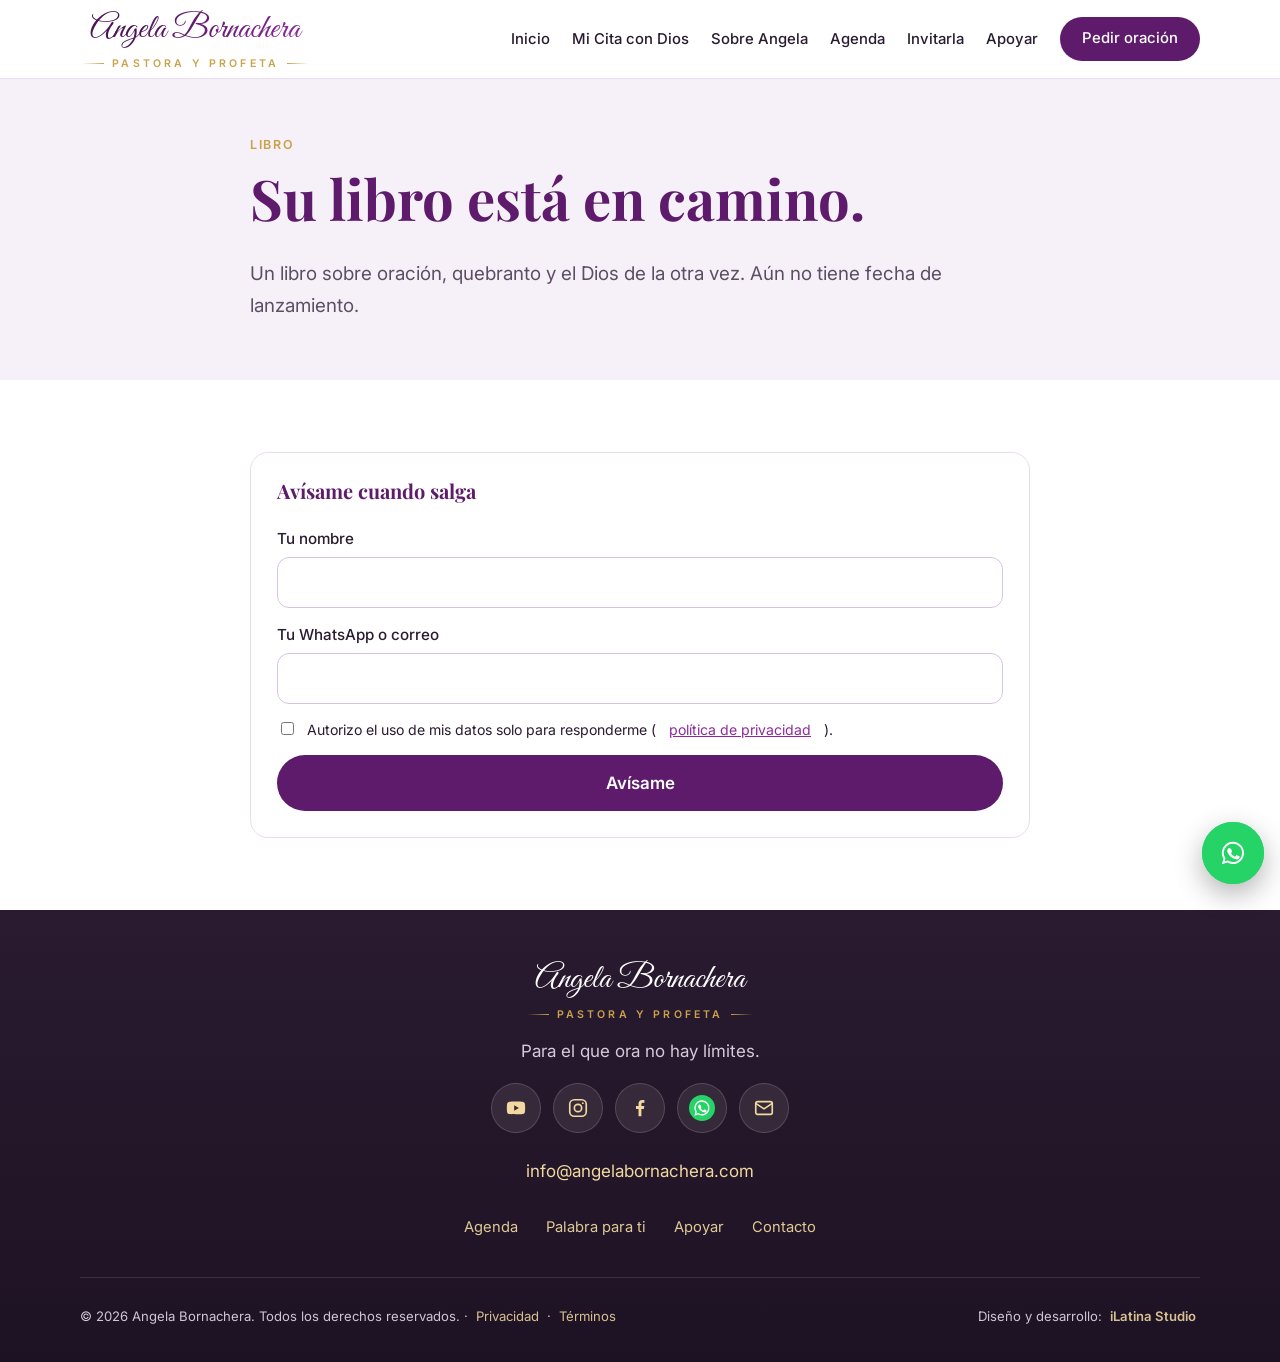
<file: libro.html>
<!doctype html>
<html lang="es">
<head>
<meta charset="utf-8">
<meta name="viewport" content="width=device-width, initial-scale=1">
<title>Libro de Angela Bornachera, próximamente</title>
<meta name="description" content="Su libro sobre oración y quebranto está en camino. Déjanos tu contacto para avisarte.">

<link rel="canonical" href="https://www.angelabornachera.com/libro.html">
<meta property="og:type" content="website">
<meta property="og:locale" content="es_CO">
<meta property="og:title" content="Libro de Angela Bornachera, próximamente">
<meta property="og:description" content="Su libro sobre oración y quebranto está en camino. Déjanos tu contacto para avisarte.">
<meta property="og:url" content="https://www.angelabornachera.com/libro.html">
<meta property="og:image" content="https://www.angelabornachera.com/assets/angela-hero.jpg">
<meta name="twitter:card" content="summary_large_image">
<meta name="robots" content="noindex,nofollow">
<meta name="theme-color" content="#5E1B6B">
<link rel="icon" href="favicon.svg" type="image/svg+xml">
<link rel="preconnect" href="https://fonts.googleapis.com">
<link rel="preconnect" href="https://fonts.gstatic.com" crossorigin>
<link href="https://fonts.googleapis.com/css2?family=Great+Vibes&family=Inter:wght@400;500;600;700&family=Playfair+Display:wght@500;600;700&display=swap" rel="stylesheet">
<link rel="stylesheet" href="css/style.css">

</head>
<body>
<a class="skip" href="#main">Saltar al contenido</a>
<header class="site-header">
  <div class="wrap bar">
    <a class="logo " href="index.html" aria-label="Angela Bornachera, Pastora y Profeta"><span class="logo-name">Angela Bornachera</span><span class="logo-role">Pastora y Profeta</span></a>
    <button class="menu-btn" aria-label="Abrir menú" aria-expanded="false"><svg viewBox="0 0 24 24" fill="none" stroke="currentColor" stroke-width="2" stroke-linecap="round"><path d="M4 7h16M4 12h16M4 17h16"/></svg></button>
    <nav class="nav" aria-label="Principal"><a href="index.html">Inicio</a><a href="mi-cita-con-dios.html">Mi Cita con Dios</a><a href="sobre-angela.html">Sobre Angela</a><a href="agenda.html">Agenda</a><a href="invitarla.html">Invitarla</a><a href="apoyar.html">Apoyar</a>
      <a class="btn btn-sm" href="pedir-oracion.html">Pedir oración</a></nav>
  </div>
</header>
<main id="main">
<section class="page-hero"><div class="wrap narrow">
  <p class="eyebrow">Libro</p>
  <h1>Su libro está en camino.</h1>
  <p class="lead">Un libro sobre oración, quebranto y el Dios de la otra vez. Aún no tiene fecha de lanzamiento.</p>
</div></section>
<section class="section"><div class="wrap narrow">
  <form class="form card" data-form="libro">
  <h3>Avísame cuando salga</h3>
  <label>Tu nombre<input name="nombre" required autocomplete="name"></label>
  <label>Tu WhatsApp o correo<input name="contacto" required></label>
  <label class="check"><input type="checkbox" name="acepto" required> Autorizo el uso de mis datos solo para responderme (<a href="privacidad.html">política de privacidad</a>).</label>
  <button class="btn" type="submit">Avísame</button>
</form>
</div></section>
</main>
<footer class="site-footer">
  <div class="wrap foot-center">
    <a class="logo light" href="index.html" aria-label="Angela Bornachera, Pastora y Profeta"><span class="logo-name">Angela Bornachera</span><span class="logo-role">Pastora y Profeta</span></a>
    <p class="foot-tag">Para el que ora no hay límites.</p>
    <div class="socials" aria-label="Redes sociales y contacto">
      <a class="soc" href="https://www.youtube.com/@pastorayprofetaangelaborna5400" target="_blank" rel="noopener" aria-label="YouTube" title="YouTube"><svg viewBox="0 0 24 24" fill="currentColor"><path fill-rule="evenodd" d="M21.6 7.2a2.5 2.5 0 0 0-1.8-1.8C18.2 5 12 5 12 5s-6.2 0-7.8.4A2.5 2.5 0 0 0 2.4 7.2C2 8.8 2 12 2 12s0 3.2.4 4.8a2.5 2.5 0 0 0 1.8 1.8C5.8 19 12 19 12 19s6.2 0 7.8-.4a2.5 2.5 0 0 0 1.8-1.8c.4-1.6.4-4.8.4-4.8s0-3.2-.4-4.8zM10 15V9l5.2 3z"/></svg></a>
      <a class="soc" href="https://www.instagram.com/angelabornacheraz/" target="_blank" rel="noopener" aria-label="Instagram" title="Instagram"><svg viewBox="0 0 24 24" fill="none" stroke="currentColor" stroke-width="1.8"><rect x="3" y="3" width="18" height="18" rx="5"/><circle cx="12" cy="12" r="4"/><circle cx="17.3" cy="6.7" r="1" fill="currentColor" stroke="none"/></svg></a>
      <a class="soc" href="https://www.facebook.com/pastorayprofetaangelabornachera/" target="_blank" rel="noopener" aria-label="Facebook" title="Facebook"><svg viewBox="0 0 24 24" fill="currentColor"><path d="M13.5 21v-8h2.7l.5-3.2h-3.2V7.9c0-.9.3-1.6 1.7-1.6h1.6V3.4c-.3 0-1.3-.1-2.4-.1-2.4 0-4 1.5-4 4.1v2.4H7.6V13h2.8v8z"/></svg></a>
      <a class="soc" href="https://wa.me/573105217674" target="_blank" rel="noopener" aria-label="WhatsApp" title="WhatsApp"><img src="assets/icons/whatsapp.svg" alt="" width="24" height="24"></a>
      <a class="soc" href="mailto:info@angelabornachera.com" aria-label="Correo" title="Correo"><svg viewBox="0 0 24 24" fill="none" stroke="currentColor" stroke-width="1.8" stroke-linecap="round" stroke-linejoin="round"><rect x="3" y="5" width="18" height="14" rx="2"/><path d="M3 7l9 6 9-6"/></svg></a>
    </div>
    <p class="foot-mail"><a href="mailto:info@angelabornachera.com">info@angelabornachera.com</a></p>
    <nav class="foot-nav" aria-label="Pie"><a href="agenda.html">Agenda</a><a href="palabra.html">Palabra para ti</a><a href="apoyar.html">Apoyar</a><a href="contacto.html">Contacto</a></nav>
  </div>
  <div class="wrap foot-bottom">
    <p>© 2026 Angela Bornachera. Todos los derechos reservados. · <a href="privacidad.html">Privacidad</a> · <a href="terminos.html">Términos</a></p>
    <p class="credit">Diseño y desarrollo: <a href="https://www.ilatina.co" target="_blank" rel="noopener">iLatina Studio</a></p>
  </div>
</footer>
<a class="fab" href="https://wa.me/573105217674?text=Hola%2C%20quiero%20comunicarme%20con%20la%20pastora%20Angela" target="_blank" rel="noopener" aria-label="Escribir por WhatsApp"><img src="assets/icons/whatsapp.svg" alt="" width="38" height="38"></a>
<div class="modal" id="modal" role="dialog" aria-modal="true" aria-label="Próximo encuentro"><div class="modal-box"></div></div>
<script src="js/config.js"></script>
<script src="js/agenda.js"></script>
<script src="js/versiculos.js"></script>
<script src="js/main.js"></script>
</body>
</html>
</file>
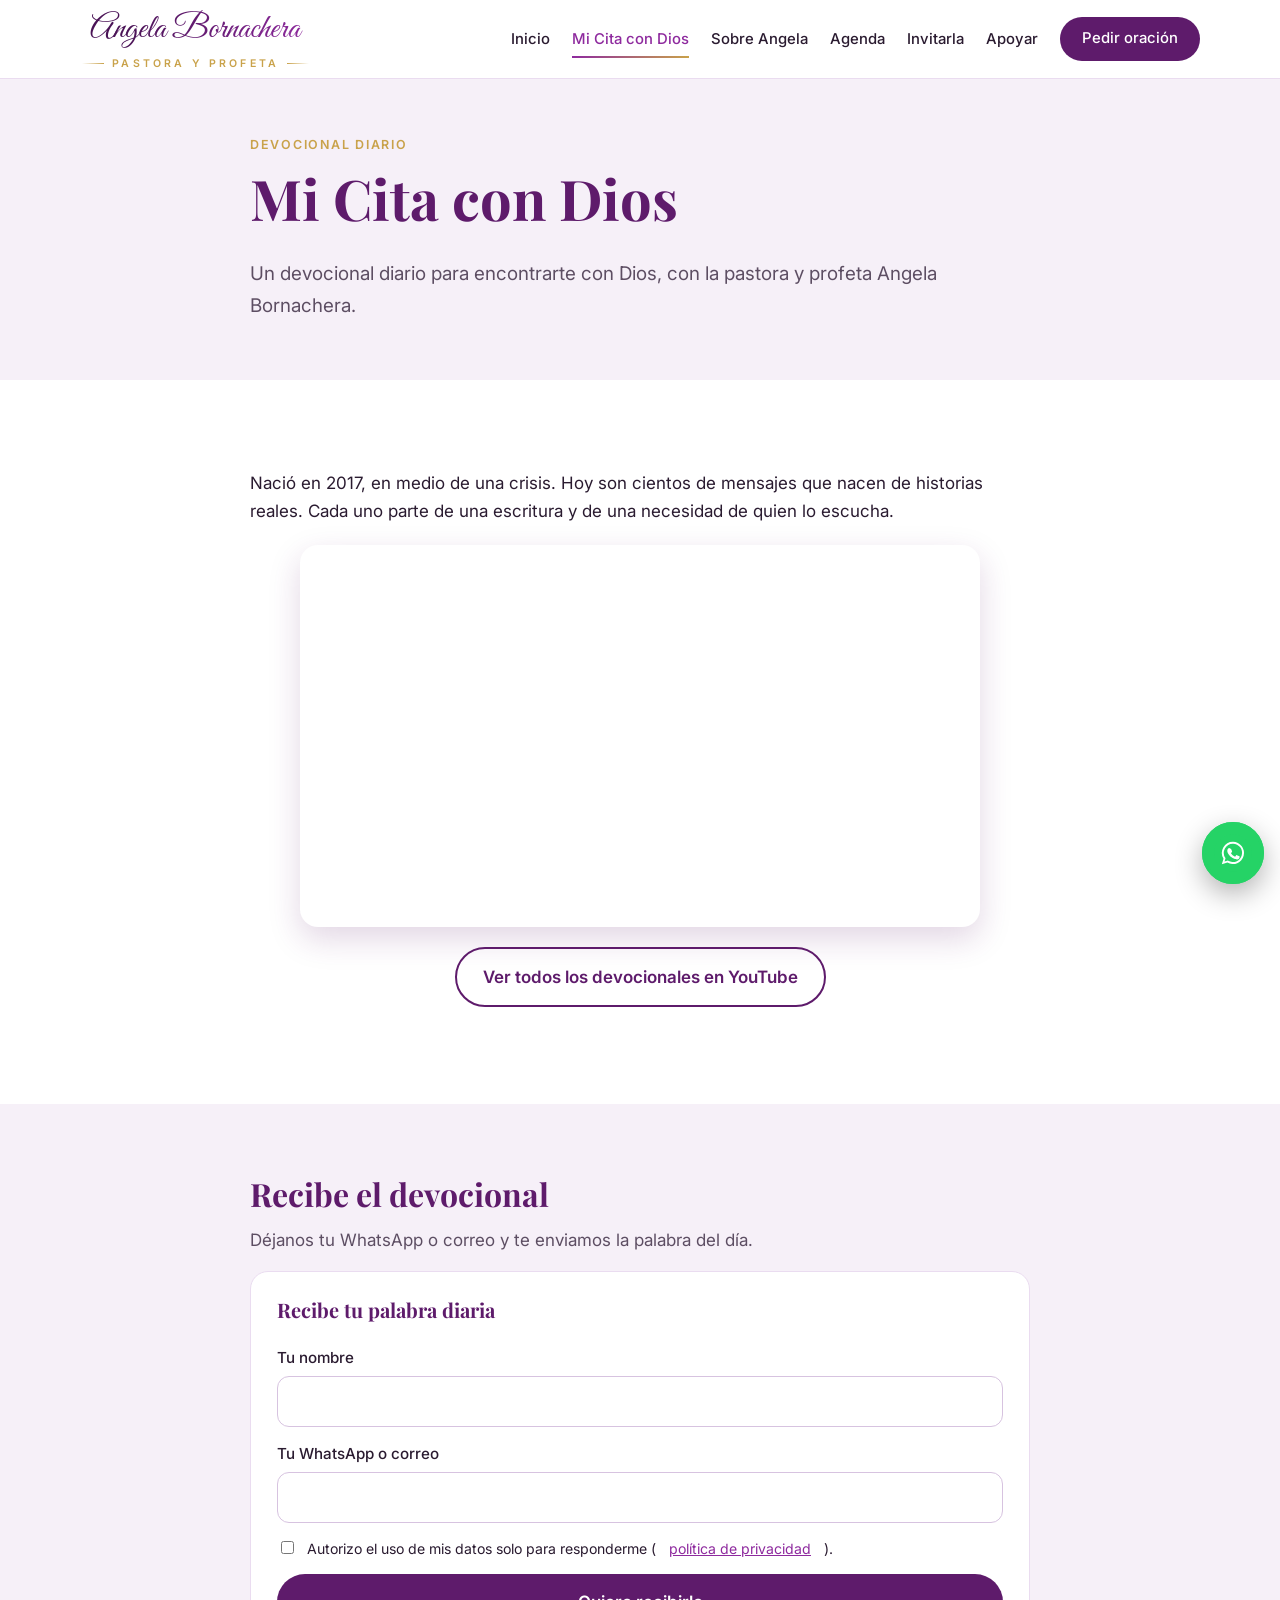
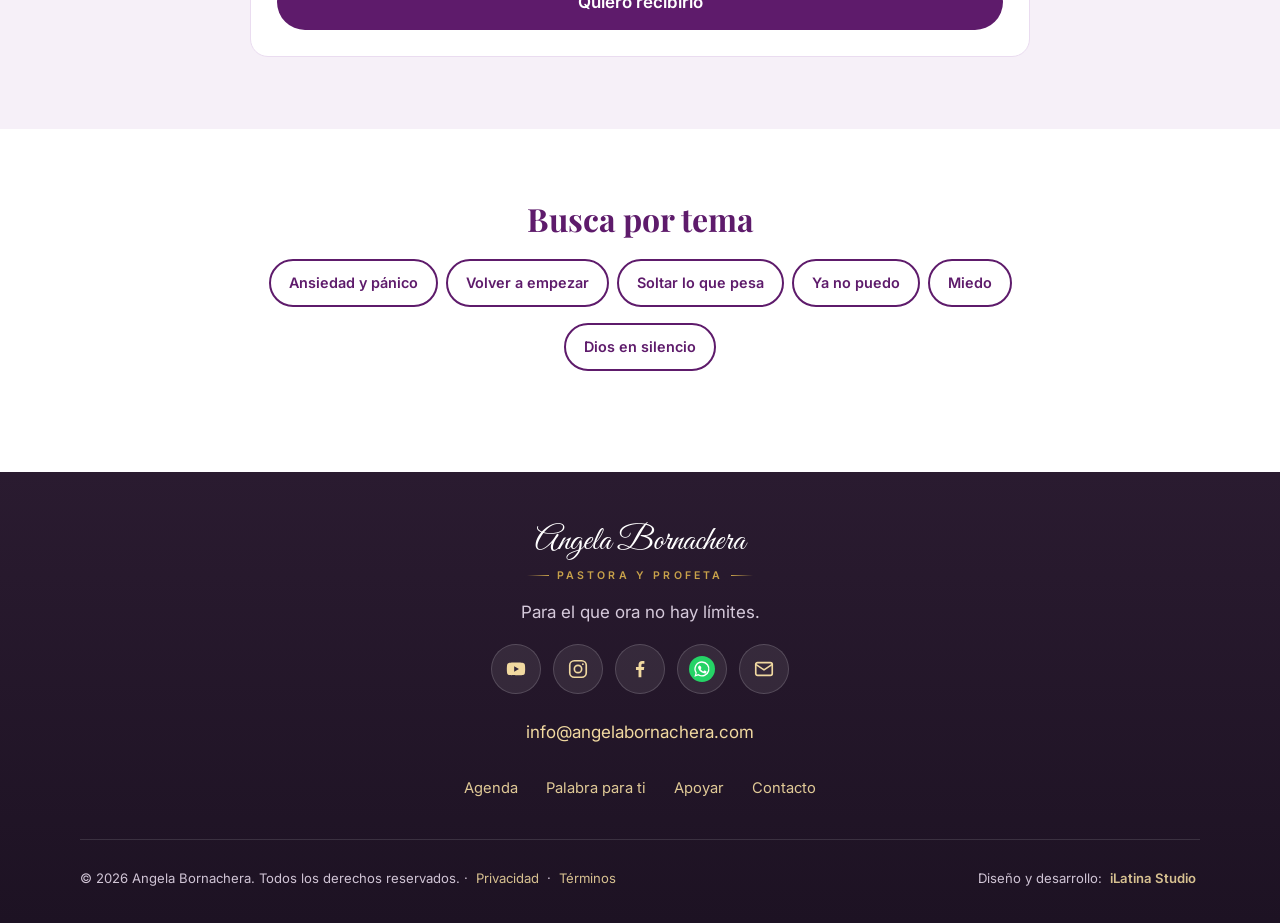
<file: mi-cita-con-dios.html>
<!doctype html>
<html lang="es">
<head>
<meta charset="utf-8">
<meta name="viewport" content="width=device-width, initial-scale=1">
<title>Devocional diario Mi Cita con Dios, Angela Bornachera</title>
<meta name="description" content="Un devocional diario para volver a empezar. Escucha Mi Cita con Dios y recíbelo por WhatsApp o correo.">

<link rel="canonical" href="https://www.angelabornachera.com/mi-cita-con-dios.html">
<meta property="og:type" content="website">
<meta property="og:locale" content="es_CO">
<meta property="og:title" content="Devocional diario Mi Cita con Dios, Angela Bornachera">
<meta property="og:description" content="Un devocional diario para volver a empezar. Escucha Mi Cita con Dios y recíbelo por WhatsApp o correo.">
<meta property="og:url" content="https://www.angelabornachera.com/mi-cita-con-dios.html">
<meta property="og:image" content="https://www.angelabornachera.com/assets/angela-hero.jpg">
<meta name="twitter:card" content="summary_large_image">
<meta name="robots" content="noindex,nofollow">
<meta name="theme-color" content="#5E1B6B">
<link rel="icon" href="favicon.svg" type="image/svg+xml">
<link rel="preconnect" href="https://fonts.googleapis.com">
<link rel="preconnect" href="https://fonts.gstatic.com" crossorigin>
<link href="https://fonts.googleapis.com/css2?family=Great+Vibes&family=Inter:wght@400;500;600;700&family=Playfair+Display:wght@500;600;700&display=swap" rel="stylesheet">
<link rel="stylesheet" href="css/style.css">

</head>
<body>
<a class="skip" href="#main">Saltar al contenido</a>
<header class="site-header">
  <div class="wrap bar">
    <a class="logo " href="index.html" aria-label="Angela Bornachera, Pastora y Profeta"><span class="logo-name">Angela Bornachera</span><span class="logo-role">Pastora y Profeta</span></a>
    <button class="menu-btn" aria-label="Abrir menú" aria-expanded="false"><svg viewBox="0 0 24 24" fill="none" stroke="currentColor" stroke-width="2" stroke-linecap="round"><path d="M4 7h16M4 12h16M4 17h16"/></svg></button>
    <nav class="nav" aria-label="Principal"><a href="index.html">Inicio</a><a href="mi-cita-con-dios.html" aria-current="page">Mi Cita con Dios</a><a href="sobre-angela.html">Sobre Angela</a><a href="agenda.html">Agenda</a><a href="invitarla.html">Invitarla</a><a href="apoyar.html">Apoyar</a>
      <a class="btn btn-sm" href="pedir-oracion.html">Pedir oración</a></nav>
  </div>
</header>
<main id="main">
<section class="page-hero"><div class="wrap narrow">
  <p class="eyebrow">Devocional diario</p>
  <h1>Mi Cita con Dios</h1>
  <p class="lead">Un devocional diario para encontrarte con Dios, con la pastora y profeta Angela Bornachera.</p>
</div></section>
<section class="section"><div class="wrap narrow">
  <p class="reveal">Nació en 2017, en medio de una crisis. Hoy son cientos de mensajes que nacen de historias reales. Cada uno parte de una escritura y de una necesidad de quien lo escucha.</p>
  <div class="video reveal"><iframe src="https://www.youtube-nocookie.com/embed/videoseries?list=UUSceGCEZW0zIXm1b14KV9dA" title="Mi Cita con Dios, últimos devocionales" loading="lazy" allow="accelerometer; encrypted-media; picture-in-picture" allowfullscreen></iframe></div>
  <p class="center"><a class="btn btn-ghost" href="https://www.youtube.com/@pastorayprofetaangelaborna5400/videos" target="_blank" rel="noopener">Ver todos los devocionales en YouTube</a></p>
</div></section>
<section class="section alt" id="recibir"><div class="wrap narrow reveal">
  <h2 class="one">Recibe el devocional</h2>
  <p class="sub">Déjanos tu WhatsApp o correo y te enviamos la palabra del día.</p>
  <form class="form card" data-form="devocional">
  <h3>Recibe tu palabra diaria</h3>
  <label>Tu nombre<input name="nombre" required autocomplete="name"></label>
  <label>Tu WhatsApp o correo<input name="contacto" required></label>
  <label class="check"><input type="checkbox" name="acepto" required> Autorizo el uso de mis datos solo para responderme (<a href="privacidad.html">política de privacidad</a>).</label>
  <button class="btn" type="submit">Quiero recibirlo</button>
</form>
</div></section>
<section class="section"><div class="wrap narrow center reveal">
  <h2 class="one">Busca por tema</h2>
  <p><a class="btn btn-sm btn-ghost" style="margin:4px" href="https://www.youtube.com/@pastorayprofetaangelaborna5400/search?query=ansiedad" target="_blank" rel="noopener">Ansiedad y pánico</a><a class="btn btn-sm btn-ghost" style="margin:4px" href="https://www.youtube.com/@pastorayprofetaangelaborna5400/search?query=volver+a+empezar" target="_blank" rel="noopener">Volver a empezar</a><a class="btn btn-sm btn-ghost" style="margin:4px" href="https://www.youtube.com/@pastorayprofetaangelaborna5400/search?query=suelta" target="_blank" rel="noopener">Soltar lo que pesa</a><a class="btn btn-sm btn-ghost" style="margin:4px" href="https://www.youtube.com/@pastorayprofetaangelaborna5400/search?query=ya+no+puedo" target="_blank" rel="noopener">Ya no puedo</a><a class="btn btn-sm btn-ghost" style="margin:4px" href="https://www.youtube.com/@pastorayprofetaangelaborna5400/search?query=miedo" target="_blank" rel="noopener">Miedo</a><a class="btn btn-sm btn-ghost" style="margin:4px" href="https://www.youtube.com/@pastorayprofetaangelaborna5400/search?query=silencio" target="_blank" rel="noopener">Dios en silencio</a></p>
</div></section>
</main>
<footer class="site-footer">
  <div class="wrap foot-center">
    <a class="logo light" href="index.html" aria-label="Angela Bornachera, Pastora y Profeta"><span class="logo-name">Angela Bornachera</span><span class="logo-role">Pastora y Profeta</span></a>
    <p class="foot-tag">Para el que ora no hay límites.</p>
    <div class="socials" aria-label="Redes sociales y contacto">
      <a class="soc" href="https://www.youtube.com/@pastorayprofetaangelaborna5400" target="_blank" rel="noopener" aria-label="YouTube" title="YouTube"><svg viewBox="0 0 24 24" fill="currentColor"><path fill-rule="evenodd" d="M21.6 7.2a2.5 2.5 0 0 0-1.8-1.8C18.2 5 12 5 12 5s-6.2 0-7.8.4A2.5 2.5 0 0 0 2.4 7.2C2 8.8 2 12 2 12s0 3.2.4 4.8a2.5 2.5 0 0 0 1.8 1.8C5.8 19 12 19 12 19s6.2 0 7.8-.4a2.5 2.5 0 0 0 1.8-1.8c.4-1.6.4-4.8.4-4.8s0-3.2-.4-4.8zM10 15V9l5.2 3z"/></svg></a>
      <a class="soc" href="https://www.instagram.com/angelabornacheraz/" target="_blank" rel="noopener" aria-label="Instagram" title="Instagram"><svg viewBox="0 0 24 24" fill="none" stroke="currentColor" stroke-width="1.8"><rect x="3" y="3" width="18" height="18" rx="5"/><circle cx="12" cy="12" r="4"/><circle cx="17.3" cy="6.7" r="1" fill="currentColor" stroke="none"/></svg></a>
      <a class="soc" href="https://www.facebook.com/pastorayprofetaangelabornachera/" target="_blank" rel="noopener" aria-label="Facebook" title="Facebook"><svg viewBox="0 0 24 24" fill="currentColor"><path d="M13.5 21v-8h2.7l.5-3.2h-3.2V7.9c0-.9.3-1.6 1.7-1.6h1.6V3.4c-.3 0-1.3-.1-2.4-.1-2.4 0-4 1.5-4 4.1v2.4H7.6V13h2.8v8z"/></svg></a>
      <a class="soc" href="https://wa.me/573105217674" target="_blank" rel="noopener" aria-label="WhatsApp" title="WhatsApp"><img src="assets/icons/whatsapp.svg" alt="" width="24" height="24"></a>
      <a class="soc" href="mailto:info@angelabornachera.com" aria-label="Correo" title="Correo"><svg viewBox="0 0 24 24" fill="none" stroke="currentColor" stroke-width="1.8" stroke-linecap="round" stroke-linejoin="round"><rect x="3" y="5" width="18" height="14" rx="2"/><path d="M3 7l9 6 9-6"/></svg></a>
    </div>
    <p class="foot-mail"><a href="mailto:info@angelabornachera.com">info@angelabornachera.com</a></p>
    <nav class="foot-nav" aria-label="Pie"><a href="agenda.html">Agenda</a><a href="palabra.html">Palabra para ti</a><a href="apoyar.html">Apoyar</a><a href="contacto.html">Contacto</a></nav>
  </div>
  <div class="wrap foot-bottom">
    <p>© 2026 Angela Bornachera. Todos los derechos reservados. · <a href="privacidad.html">Privacidad</a> · <a href="terminos.html">Términos</a></p>
    <p class="credit">Diseño y desarrollo: <a href="https://www.ilatina.co" target="_blank" rel="noopener">iLatina Studio</a></p>
  </div>
</footer>
<a class="fab" href="https://wa.me/573105217674?text=Hola%2C%20quiero%20comunicarme%20con%20la%20pastora%20Angela" target="_blank" rel="noopener" aria-label="Escribir por WhatsApp"><img src="assets/icons/whatsapp.svg" alt="" width="38" height="38"></a>
<div class="modal" id="modal" role="dialog" aria-modal="true" aria-label="Próximo encuentro"><div class="modal-box"></div></div>
<script src="js/config.js"></script>
<script src="js/agenda.js"></script>
<script src="js/versiculos.js"></script>
<script src="js/main.js"></script>
</body>
</html>
</file>
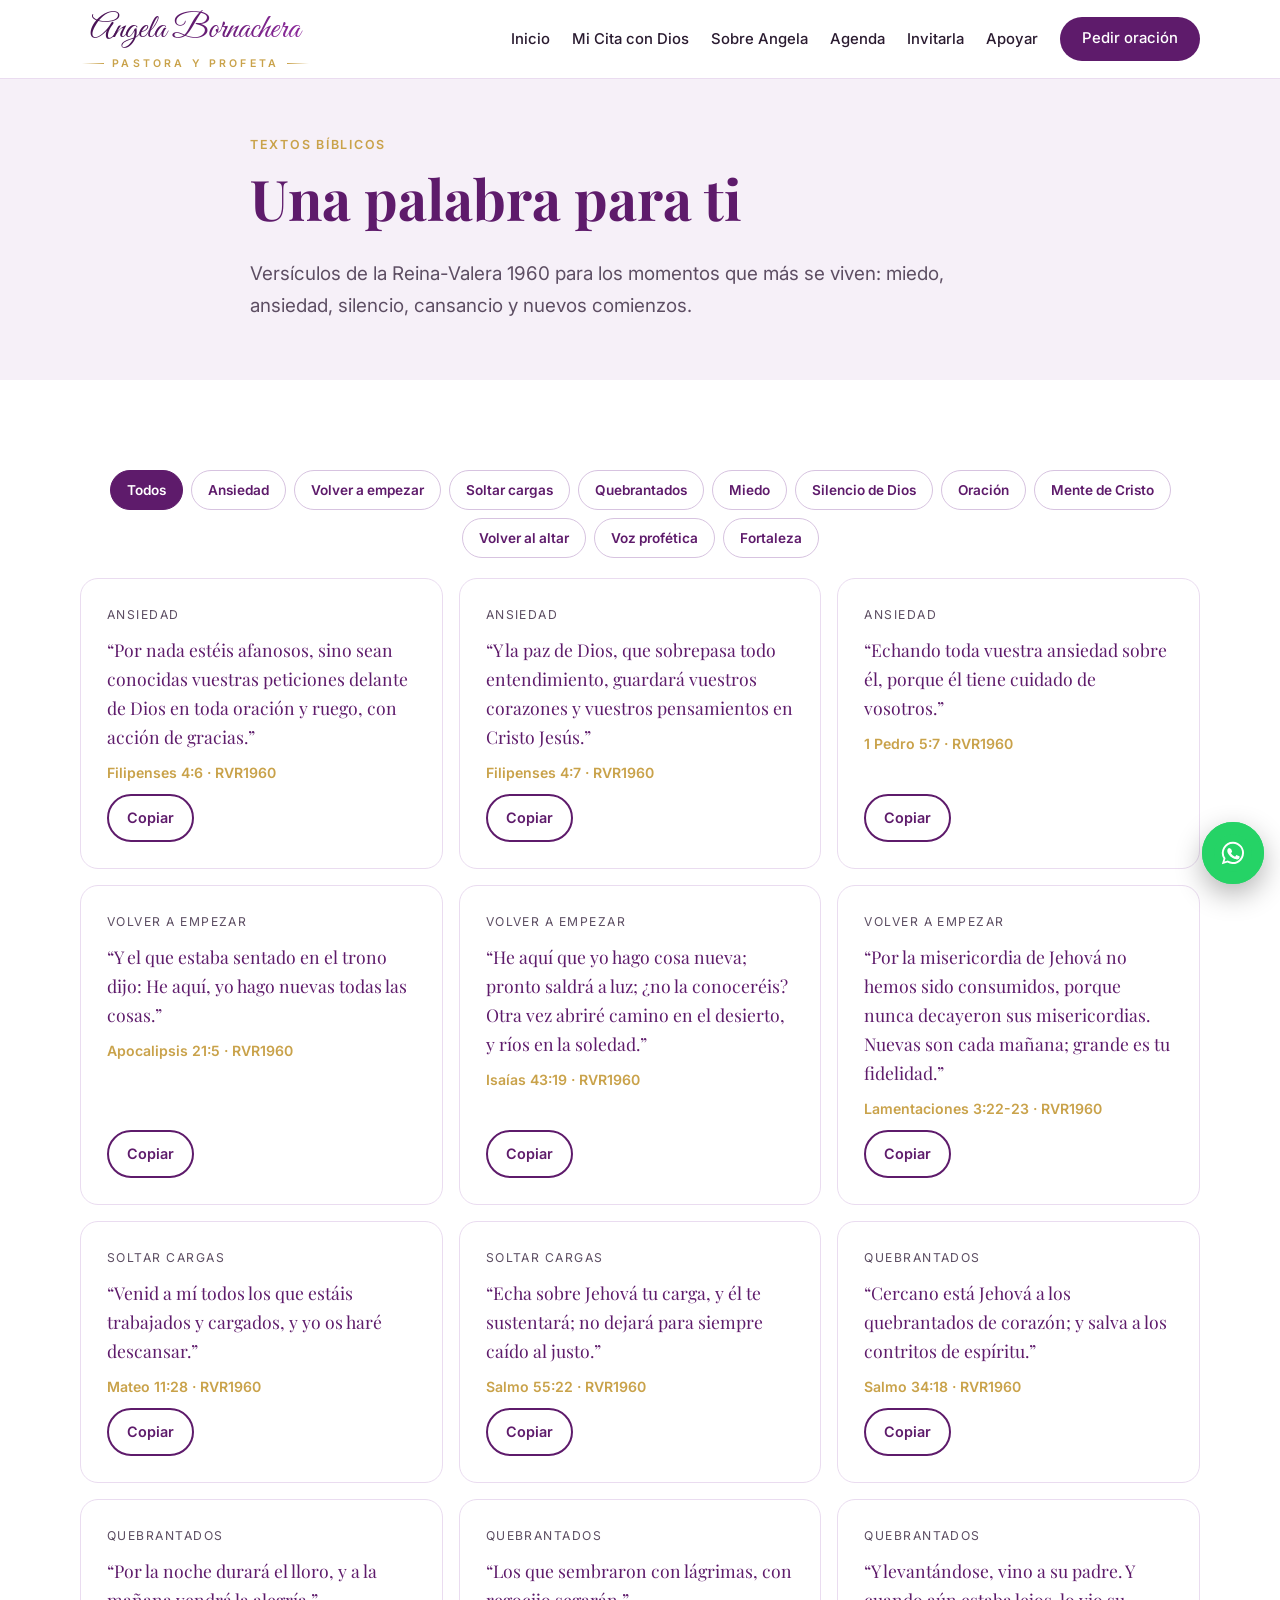
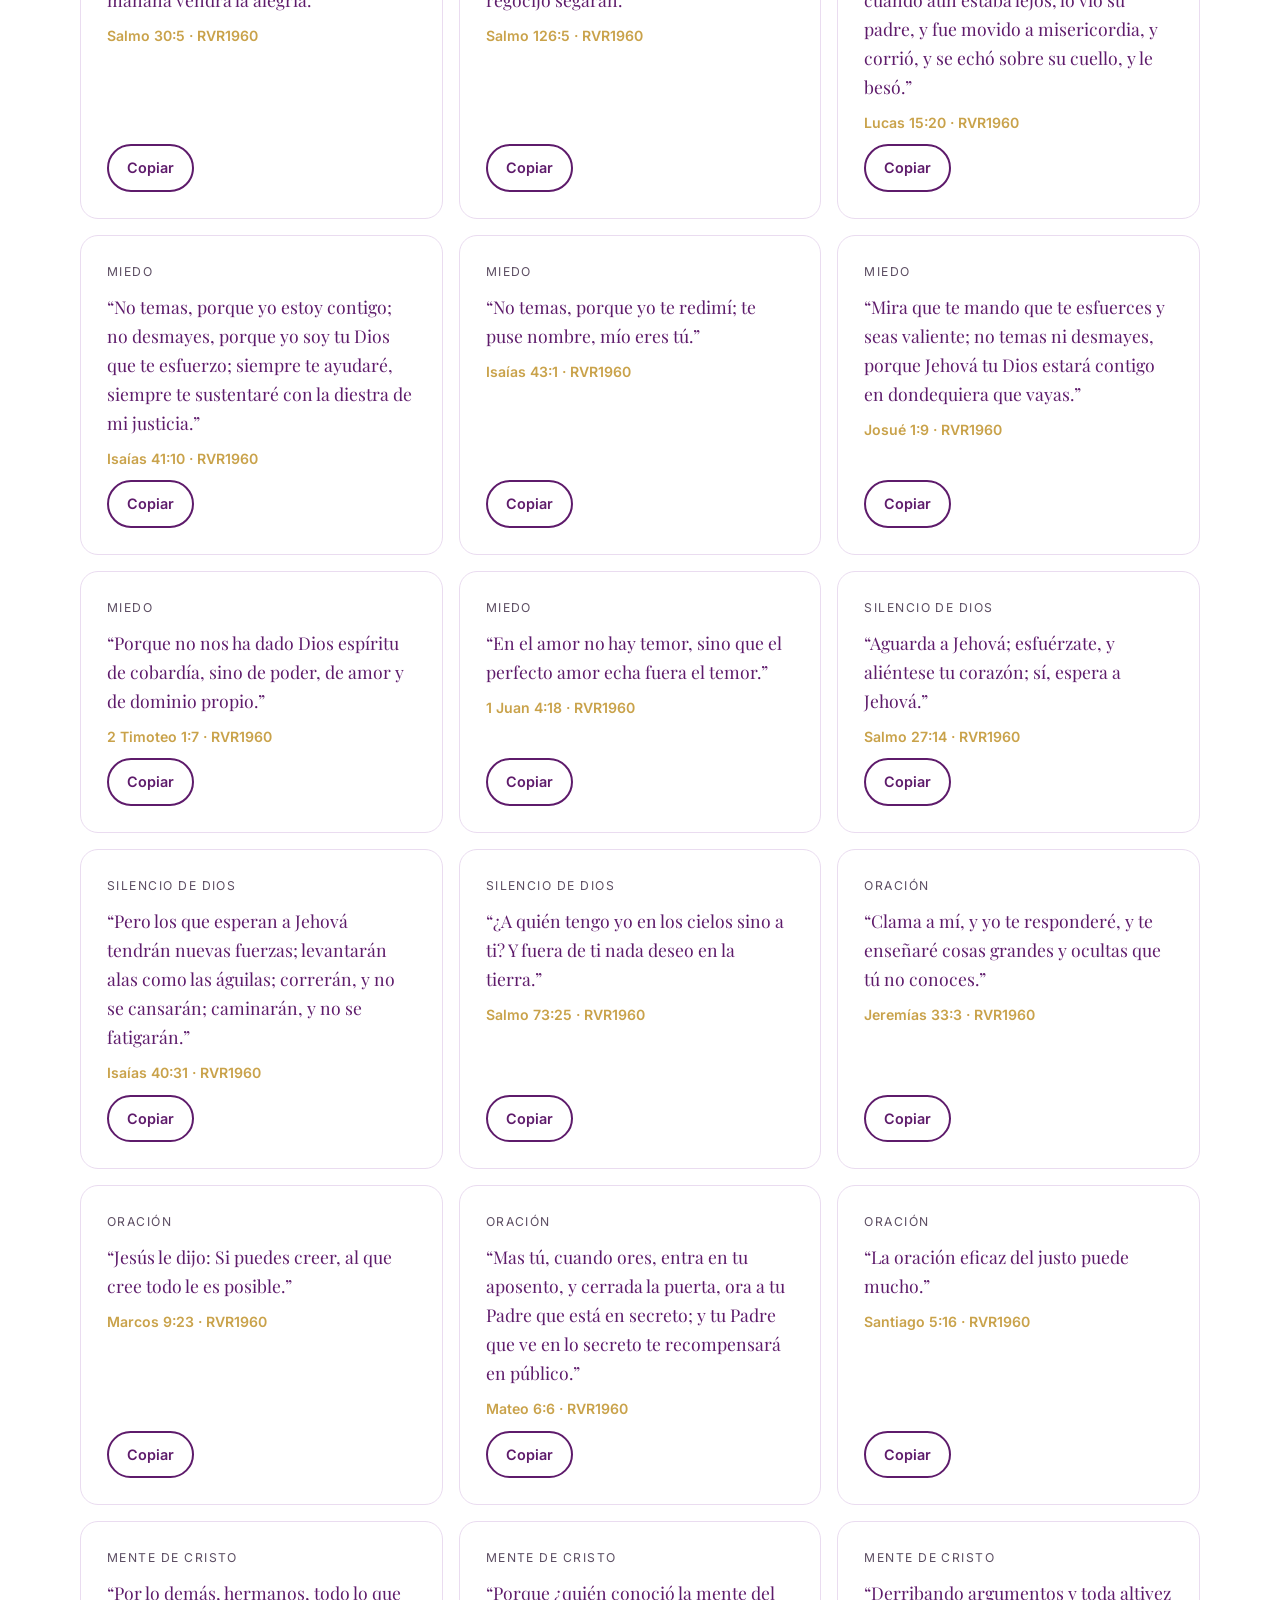
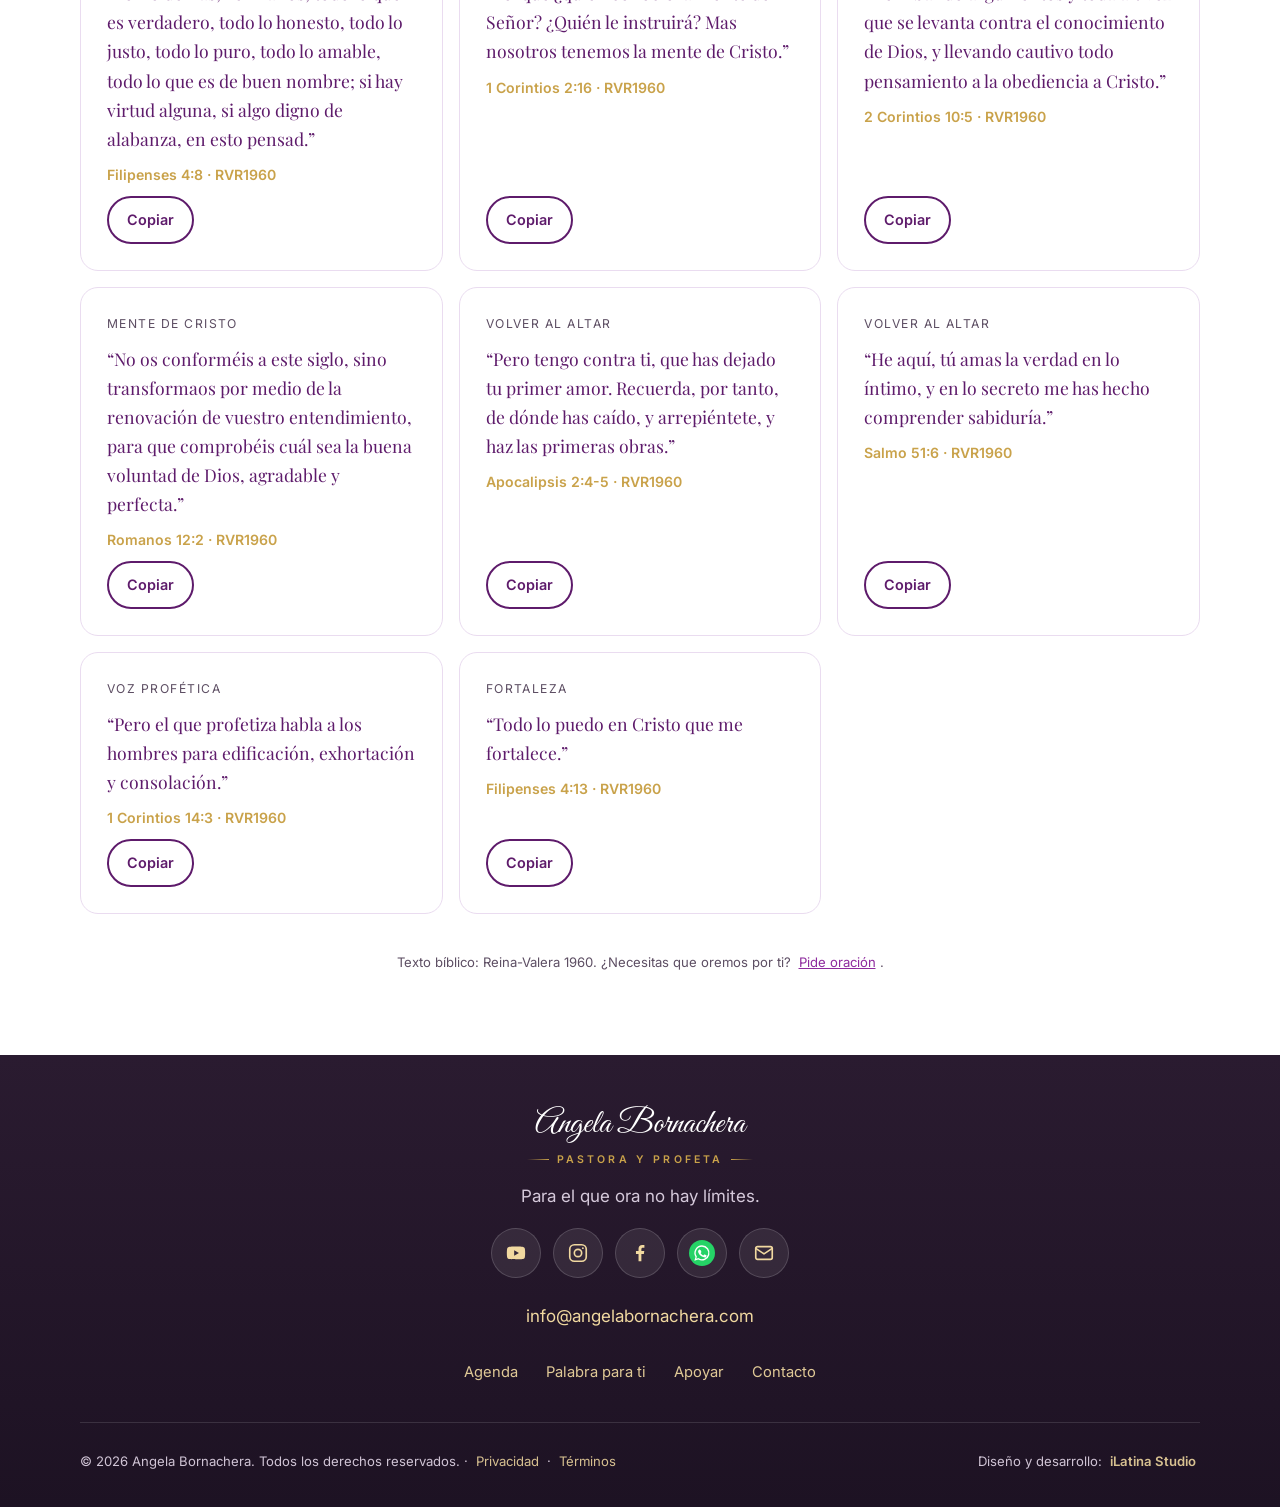
<file: palabra.html>
<!doctype html>
<html lang="es">
<head>
<meta charset="utf-8">
<meta name="viewport" content="width=device-width, initial-scale=1">
<title>Una palabra para ti: versículos Reina-Valera 1960</title>
<meta name="description" content="Textos bíblicos de la Reina-Valera 1960 para el miedo, la ansiedad, el silencio de Dios y los nuevos comienzos, con la pastora Angela Bornachera.">

<link rel="canonical" href="https://www.angelabornachera.com/palabra.html">
<meta property="og:type" content="website">
<meta property="og:locale" content="es_CO">
<meta property="og:title" content="Una palabra para ti: versículos Reina-Valera 1960">
<meta property="og:description" content="Textos bíblicos de la Reina-Valera 1960 para el miedo, la ansiedad, el silencio de Dios y los nuevos comienzos, con la pastora Angela Bornachera.">
<meta property="og:url" content="https://www.angelabornachera.com/palabra.html">
<meta property="og:image" content="https://www.angelabornachera.com/assets/angela-hero.jpg">
<meta name="twitter:card" content="summary_large_image">
<meta name="robots" content="noindex,nofollow">
<meta name="theme-color" content="#5E1B6B">
<link rel="icon" href="favicon.svg" type="image/svg+xml">
<link rel="preconnect" href="https://fonts.googleapis.com">
<link rel="preconnect" href="https://fonts.gstatic.com" crossorigin>
<link href="https://fonts.googleapis.com/css2?family=Great+Vibes&family=Inter:wght@400;500;600;700&family=Playfair+Display:wght@500;600;700&display=swap" rel="stylesheet">
<link rel="stylesheet" href="css/style.css">

</head>
<body>
<a class="skip" href="#main">Saltar al contenido</a>
<header class="site-header">
  <div class="wrap bar">
    <a class="logo " href="index.html" aria-label="Angela Bornachera, Pastora y Profeta"><span class="logo-name">Angela Bornachera</span><span class="logo-role">Pastora y Profeta</span></a>
    <button class="menu-btn" aria-label="Abrir menú" aria-expanded="false"><svg viewBox="0 0 24 24" fill="none" stroke="currentColor" stroke-width="2" stroke-linecap="round"><path d="M4 7h16M4 12h16M4 17h16"/></svg></button>
    <nav class="nav" aria-label="Principal"><a href="index.html">Inicio</a><a href="mi-cita-con-dios.html">Mi Cita con Dios</a><a href="sobre-angela.html">Sobre Angela</a><a href="agenda.html">Agenda</a><a href="invitarla.html">Invitarla</a><a href="apoyar.html">Apoyar</a>
      <a class="btn btn-sm" href="pedir-oracion.html">Pedir oración</a></nav>
  </div>
</header>
<main id="main">
<section class="page-hero"><div class="wrap narrow">
  <p class="eyebrow">Textos bíblicos</p>
  <h1>Una palabra para ti</h1>
  <p class="lead">Versículos de la Reina-Valera 1960 para los momentos que más se viven: miedo, ansiedad, silencio, cansancio y nuevos comienzos.</p>
</div></section>
<section class="section"><div class="wrap">
  <div class="chips" id="chips"></div>
  <div class="verses" id="verses"></div>
  <p class="center note" style="margin-top:28px">Texto bíblico: Reina-Valera 1960. ¿Necesitas que oremos por ti? <a href="pedir-oracion.html">Pide oración</a>.</p>
</div></section>
</main>
<footer class="site-footer">
  <div class="wrap foot-center">
    <a class="logo light" href="index.html" aria-label="Angela Bornachera, Pastora y Profeta"><span class="logo-name">Angela Bornachera</span><span class="logo-role">Pastora y Profeta</span></a>
    <p class="foot-tag">Para el que ora no hay límites.</p>
    <div class="socials" aria-label="Redes sociales y contacto">
      <a class="soc" href="https://www.youtube.com/@pastorayprofetaangelaborna5400" target="_blank" rel="noopener" aria-label="YouTube" title="YouTube"><svg viewBox="0 0 24 24" fill="currentColor"><path fill-rule="evenodd" d="M21.6 7.2a2.5 2.5 0 0 0-1.8-1.8C18.2 5 12 5 12 5s-6.2 0-7.8.4A2.5 2.5 0 0 0 2.4 7.2C2 8.8 2 12 2 12s0 3.2.4 4.8a2.5 2.5 0 0 0 1.8 1.8C5.8 19 12 19 12 19s6.2 0 7.8-.4a2.5 2.5 0 0 0 1.8-1.8c.4-1.6.4-4.8.4-4.8s0-3.2-.4-4.8zM10 15V9l5.2 3z"/></svg></a>
      <a class="soc" href="https://www.instagram.com/angelabornacheraz/" target="_blank" rel="noopener" aria-label="Instagram" title="Instagram"><svg viewBox="0 0 24 24" fill="none" stroke="currentColor" stroke-width="1.8"><rect x="3" y="3" width="18" height="18" rx="5"/><circle cx="12" cy="12" r="4"/><circle cx="17.3" cy="6.7" r="1" fill="currentColor" stroke="none"/></svg></a>
      <a class="soc" href="https://www.facebook.com/pastorayprofetaangelabornachera/" target="_blank" rel="noopener" aria-label="Facebook" title="Facebook"><svg viewBox="0 0 24 24" fill="currentColor"><path d="M13.5 21v-8h2.7l.5-3.2h-3.2V7.9c0-.9.3-1.6 1.7-1.6h1.6V3.4c-.3 0-1.3-.1-2.4-.1-2.4 0-4 1.5-4 4.1v2.4H7.6V13h2.8v8z"/></svg></a>
      <a class="soc" href="https://wa.me/573105217674" target="_blank" rel="noopener" aria-label="WhatsApp" title="WhatsApp"><img src="assets/icons/whatsapp.svg" alt="" width="24" height="24"></a>
      <a class="soc" href="mailto:info@angelabornachera.com" aria-label="Correo" title="Correo"><svg viewBox="0 0 24 24" fill="none" stroke="currentColor" stroke-width="1.8" stroke-linecap="round" stroke-linejoin="round"><rect x="3" y="5" width="18" height="14" rx="2"/><path d="M3 7l9 6 9-6"/></svg></a>
    </div>
    <p class="foot-mail"><a href="mailto:info@angelabornachera.com">info@angelabornachera.com</a></p>
    <nav class="foot-nav" aria-label="Pie"><a href="agenda.html">Agenda</a><a href="palabra.html">Palabra para ti</a><a href="apoyar.html">Apoyar</a><a href="contacto.html">Contacto</a></nav>
  </div>
  <div class="wrap foot-bottom">
    <p>© 2026 Angela Bornachera. Todos los derechos reservados. · <a href="privacidad.html">Privacidad</a> · <a href="terminos.html">Términos</a></p>
    <p class="credit">Diseño y desarrollo: <a href="https://www.ilatina.co" target="_blank" rel="noopener">iLatina Studio</a></p>
  </div>
</footer>
<a class="fab" href="https://wa.me/573105217674?text=Hola%2C%20quiero%20comunicarme%20con%20la%20pastora%20Angela" target="_blank" rel="noopener" aria-label="Escribir por WhatsApp"><img src="assets/icons/whatsapp.svg" alt="" width="38" height="38"></a>
<div class="modal" id="modal" role="dialog" aria-modal="true" aria-label="Próximo encuentro"><div class="modal-box"></div></div>
<script src="js/config.js"></script>
<script src="js/agenda.js"></script>
<script src="js/versiculos.js"></script>
<script src="js/main.js"></script>
</body>
</html>
</file>
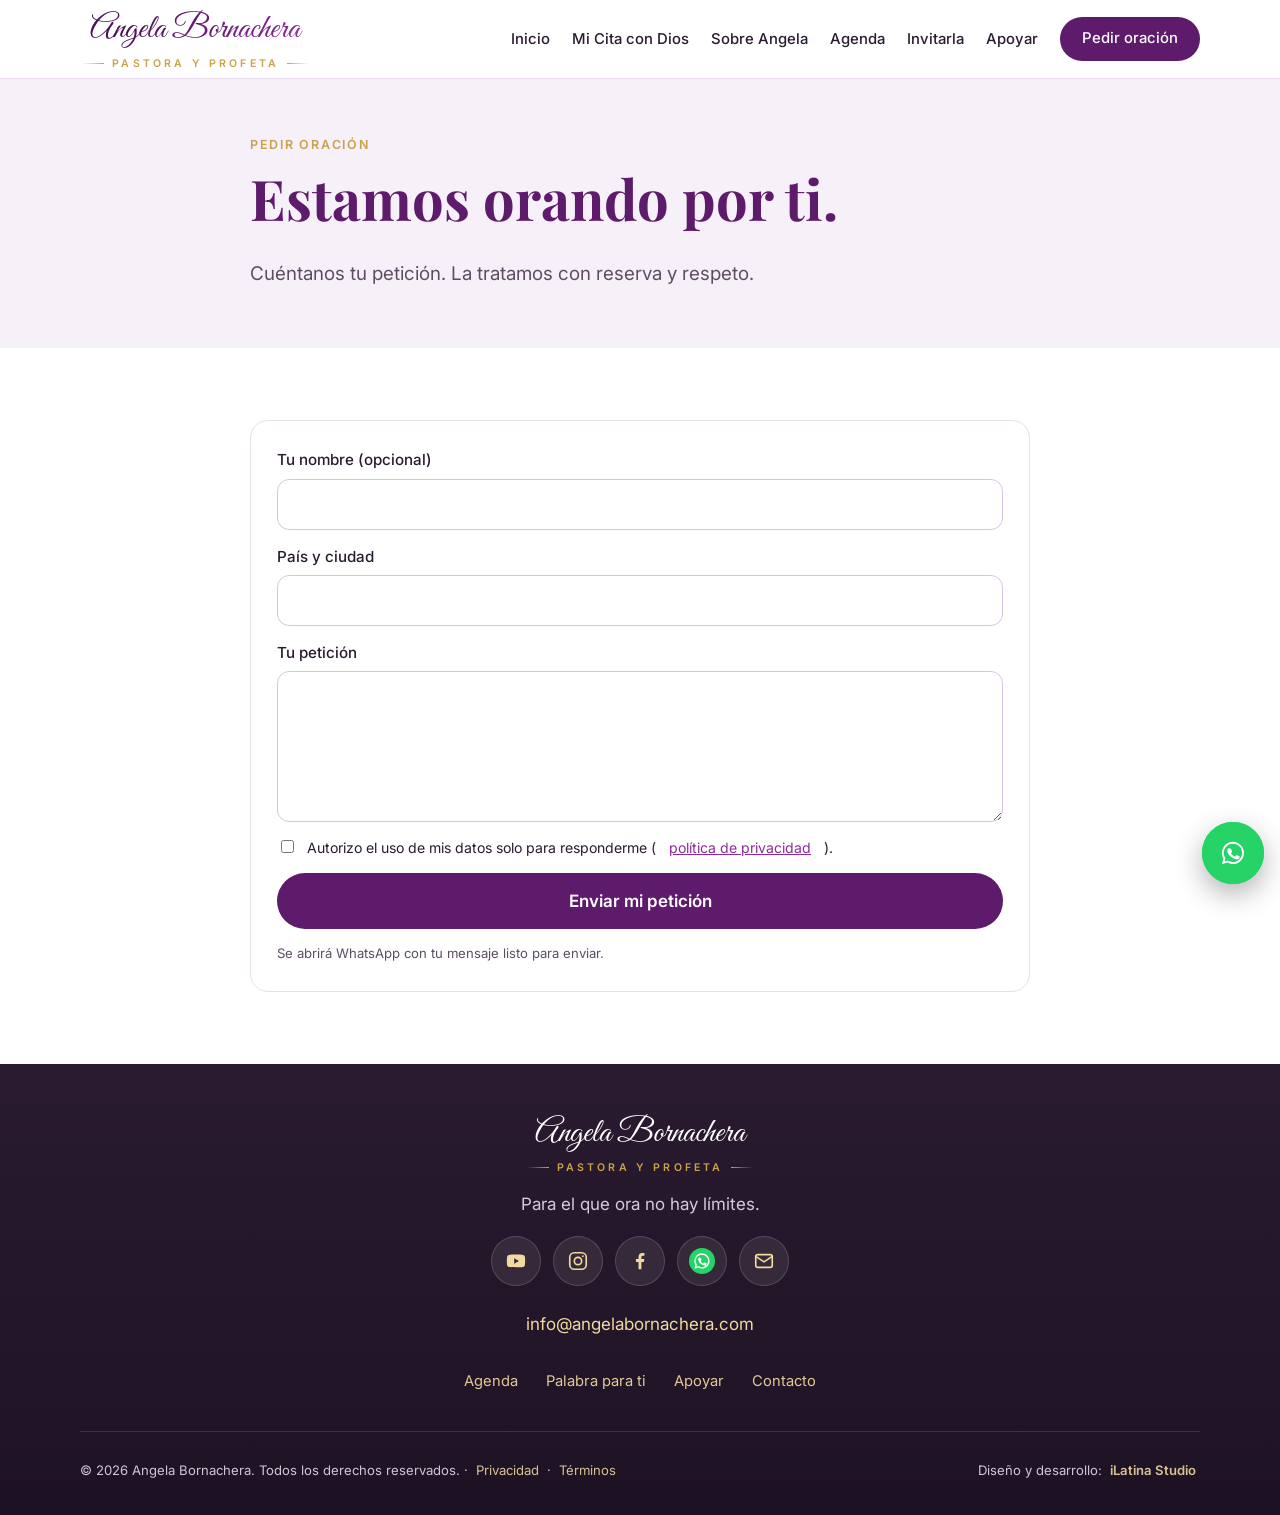
<file: pedir-oracion.html>
<!doctype html>
<html lang="es">
<head>
<meta charset="utf-8">
<meta name="viewport" content="width=device-width, initial-scale=1">
<title>Pedir oración con la pastora Angela Bornachera</title>
<meta name="description" content="Envía tu petición de oración. Estamos orando por ti, con reserva y respeto.">

<link rel="canonical" href="https://www.angelabornachera.com/pedir-oracion.html">
<meta property="og:type" content="website">
<meta property="og:locale" content="es_CO">
<meta property="og:title" content="Pedir oración con la pastora Angela Bornachera">
<meta property="og:description" content="Envía tu petición de oración. Estamos orando por ti, con reserva y respeto.">
<meta property="og:url" content="https://www.angelabornachera.com/pedir-oracion.html">
<meta property="og:image" content="https://www.angelabornachera.com/assets/angela-hero.jpg">
<meta name="twitter:card" content="summary_large_image">
<meta name="robots" content="noindex,nofollow">
<meta name="theme-color" content="#5E1B6B">
<link rel="icon" href="favicon.svg" type="image/svg+xml">
<link rel="preconnect" href="https://fonts.googleapis.com">
<link rel="preconnect" href="https://fonts.gstatic.com" crossorigin>
<link href="https://fonts.googleapis.com/css2?family=Great+Vibes&family=Inter:wght@400;500;600;700&family=Playfair+Display:wght@500;600;700&display=swap" rel="stylesheet">
<link rel="stylesheet" href="css/style.css">

</head>
<body>
<a class="skip" href="#main">Saltar al contenido</a>
<header class="site-header">
  <div class="wrap bar">
    <a class="logo " href="index.html" aria-label="Angela Bornachera, Pastora y Profeta"><span class="logo-name">Angela Bornachera</span><span class="logo-role">Pastora y Profeta</span></a>
    <button class="menu-btn" aria-label="Abrir menú" aria-expanded="false"><svg viewBox="0 0 24 24" fill="none" stroke="currentColor" stroke-width="2" stroke-linecap="round"><path d="M4 7h16M4 12h16M4 17h16"/></svg></button>
    <nav class="nav" aria-label="Principal"><a href="index.html">Inicio</a><a href="mi-cita-con-dios.html">Mi Cita con Dios</a><a href="sobre-angela.html">Sobre Angela</a><a href="agenda.html">Agenda</a><a href="invitarla.html">Invitarla</a><a href="apoyar.html">Apoyar</a>
      <a class="btn btn-sm" href="pedir-oracion.html">Pedir oración</a></nav>
  </div>
</header>
<main id="main">
<section class="page-hero"><div class="wrap narrow">
  <p class="eyebrow">Pedir oración</p>
  <h1>Estamos orando por ti.</h1>
  <p class="lead">Cuéntanos tu petición. La tratamos con reserva y respeto.</p>
</div></section>
<section class="section"><div class="wrap narrow">
  <form class="form card" data-form="oracion">
    <label>Tu nombre (opcional)<input name="nombre" autocomplete="name"></label>
    <label>País y ciudad<input name="ciudad"></label>
    <label>Tu petición<textarea name="peticion" rows="5" required></textarea></label>
    <label class="check"><input type="checkbox" name="acepto" required> Autorizo el uso de mis datos solo para responderme (<a href="privacidad.html">política de privacidad</a>).</label>
    <button class="btn" type="submit">Enviar mi petición</button>
    <p class="note">Se abrirá WhatsApp con tu mensaje listo para enviar.</p>
  </form>
  <p class="confirm" hidden>Recibimos tu petición. Estamos orando por ti.</p>
</div></section>
</main>
<footer class="site-footer">
  <div class="wrap foot-center">
    <a class="logo light" href="index.html" aria-label="Angela Bornachera, Pastora y Profeta"><span class="logo-name">Angela Bornachera</span><span class="logo-role">Pastora y Profeta</span></a>
    <p class="foot-tag">Para el que ora no hay límites.</p>
    <div class="socials" aria-label="Redes sociales y contacto">
      <a class="soc" href="https://www.youtube.com/@pastorayprofetaangelaborna5400" target="_blank" rel="noopener" aria-label="YouTube" title="YouTube"><svg viewBox="0 0 24 24" fill="currentColor"><path fill-rule="evenodd" d="M21.6 7.2a2.5 2.5 0 0 0-1.8-1.8C18.2 5 12 5 12 5s-6.2 0-7.8.4A2.5 2.5 0 0 0 2.4 7.2C2 8.8 2 12 2 12s0 3.2.4 4.8a2.5 2.5 0 0 0 1.8 1.8C5.8 19 12 19 12 19s6.2 0 7.8-.4a2.5 2.5 0 0 0 1.8-1.8c.4-1.6.4-4.8.4-4.8s0-3.2-.4-4.8zM10 15V9l5.2 3z"/></svg></a>
      <a class="soc" href="https://www.instagram.com/angelabornacheraz/" target="_blank" rel="noopener" aria-label="Instagram" title="Instagram"><svg viewBox="0 0 24 24" fill="none" stroke="currentColor" stroke-width="1.8"><rect x="3" y="3" width="18" height="18" rx="5"/><circle cx="12" cy="12" r="4"/><circle cx="17.3" cy="6.7" r="1" fill="currentColor" stroke="none"/></svg></a>
      <a class="soc" href="https://www.facebook.com/pastorayprofetaangelabornachera/" target="_blank" rel="noopener" aria-label="Facebook" title="Facebook"><svg viewBox="0 0 24 24" fill="currentColor"><path d="M13.5 21v-8h2.7l.5-3.2h-3.2V7.9c0-.9.3-1.6 1.7-1.6h1.6V3.4c-.3 0-1.3-.1-2.4-.1-2.4 0-4 1.5-4 4.1v2.4H7.6V13h2.8v8z"/></svg></a>
      <a class="soc" href="https://wa.me/573105217674" target="_blank" rel="noopener" aria-label="WhatsApp" title="WhatsApp"><img src="assets/icons/whatsapp.svg" alt="" width="24" height="24"></a>
      <a class="soc" href="mailto:info@angelabornachera.com" aria-label="Correo" title="Correo"><svg viewBox="0 0 24 24" fill="none" stroke="currentColor" stroke-width="1.8" stroke-linecap="round" stroke-linejoin="round"><rect x="3" y="5" width="18" height="14" rx="2"/><path d="M3 7l9 6 9-6"/></svg></a>
    </div>
    <p class="foot-mail"><a href="mailto:info@angelabornachera.com">info@angelabornachera.com</a></p>
    <nav class="foot-nav" aria-label="Pie"><a href="agenda.html">Agenda</a><a href="palabra.html">Palabra para ti</a><a href="apoyar.html">Apoyar</a><a href="contacto.html">Contacto</a></nav>
  </div>
  <div class="wrap foot-bottom">
    <p>© 2026 Angela Bornachera. Todos los derechos reservados. · <a href="privacidad.html">Privacidad</a> · <a href="terminos.html">Términos</a></p>
    <p class="credit">Diseño y desarrollo: <a href="https://www.ilatina.co" target="_blank" rel="noopener">iLatina Studio</a></p>
  </div>
</footer>
<a class="fab" href="https://wa.me/573105217674?text=Hola%2C%20quiero%20comunicarme%20con%20la%20pastora%20Angela" target="_blank" rel="noopener" aria-label="Escribir por WhatsApp"><img src="assets/icons/whatsapp.svg" alt="" width="38" height="38"></a>
<div class="modal" id="modal" role="dialog" aria-modal="true" aria-label="Próximo encuentro"><div class="modal-box"></div></div>
<script src="js/config.js"></script>
<script src="js/agenda.js"></script>
<script src="js/versiculos.js"></script>
<script src="js/main.js"></script>
</body>
</html>
</file>
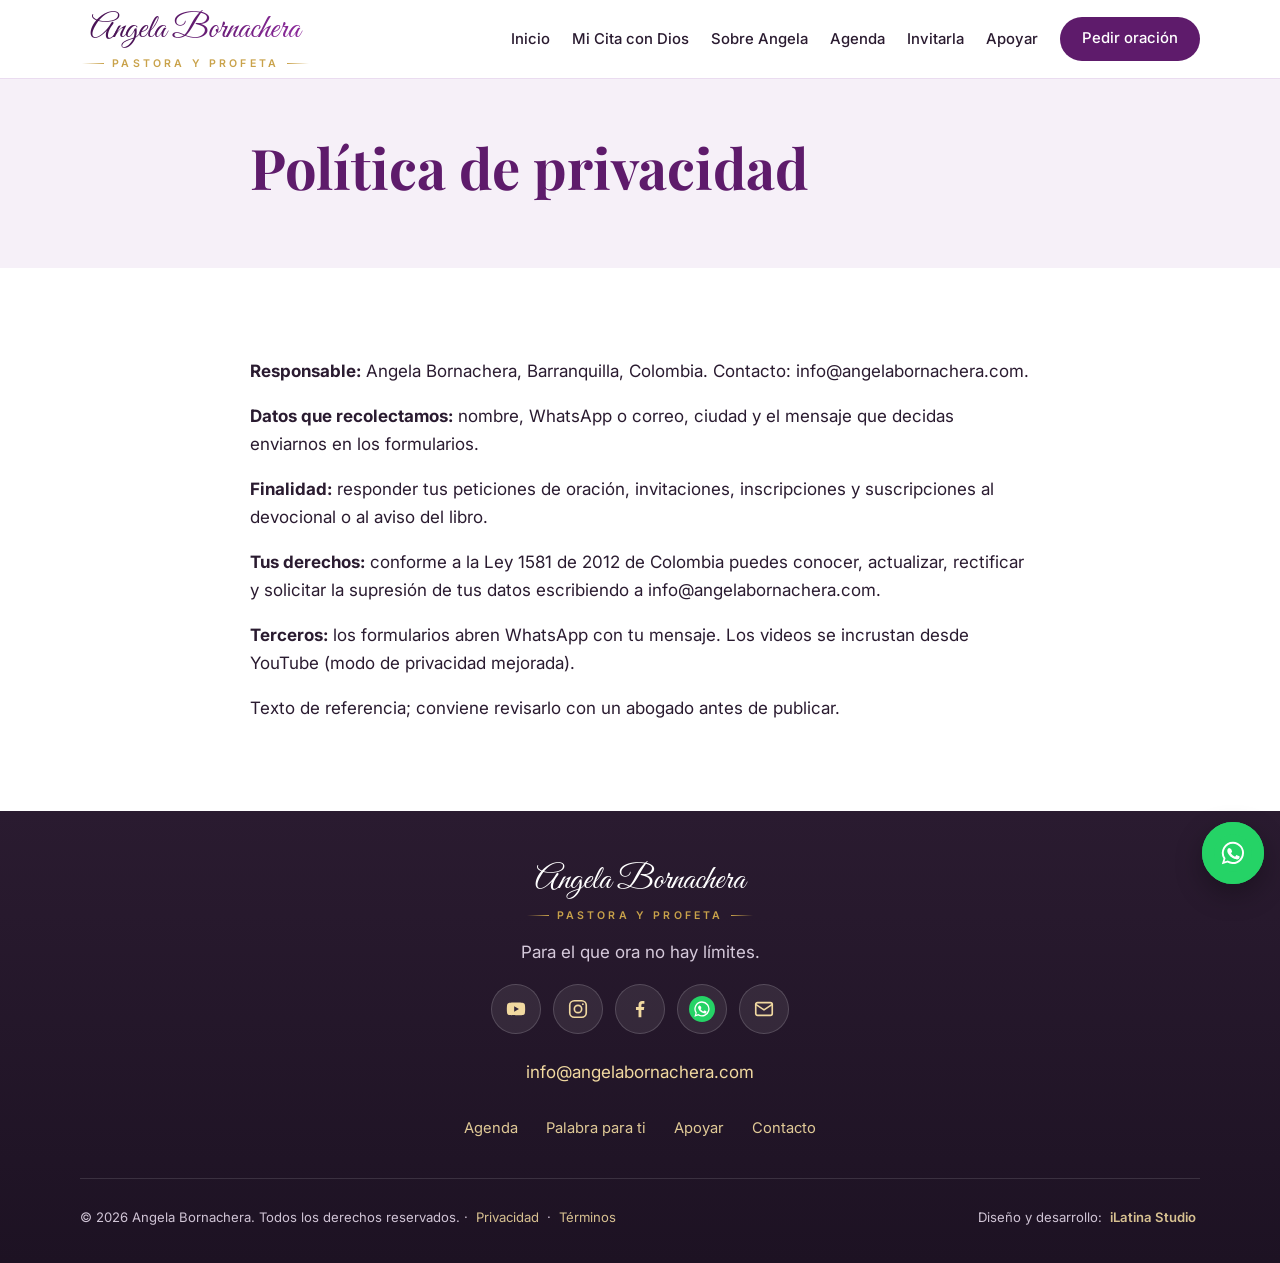
<file: privacidad.html>
<!doctype html>
<html lang="es">
<head>
<meta charset="utf-8">
<meta name="viewport" content="width=device-width, initial-scale=1">
<title>Política de privacidad, Angela Bornachera</title>
<meta name="description" content="Cómo tratamos tus datos personales.">

<link rel="canonical" href="https://www.angelabornachera.com/privacidad.html">
<meta property="og:type" content="website">
<meta property="og:locale" content="es_CO">
<meta property="og:title" content="Política de privacidad, Angela Bornachera">
<meta property="og:description" content="Cómo tratamos tus datos personales.">
<meta property="og:url" content="https://www.angelabornachera.com/privacidad.html">
<meta property="og:image" content="https://www.angelabornachera.com/assets/angela-hero.jpg">
<meta name="twitter:card" content="summary_large_image">
<meta name="robots" content="noindex,nofollow">
<meta name="theme-color" content="#5E1B6B">
<link rel="icon" href="favicon.svg" type="image/svg+xml">
<link rel="preconnect" href="https://fonts.googleapis.com">
<link rel="preconnect" href="https://fonts.gstatic.com" crossorigin>
<link href="https://fonts.googleapis.com/css2?family=Great+Vibes&family=Inter:wght@400;500;600;700&family=Playfair+Display:wght@500;600;700&display=swap" rel="stylesheet">
<link rel="stylesheet" href="css/style.css">

</head>
<body>
<a class="skip" href="#main">Saltar al contenido</a>
<header class="site-header">
  <div class="wrap bar">
    <a class="logo " href="index.html" aria-label="Angela Bornachera, Pastora y Profeta"><span class="logo-name">Angela Bornachera</span><span class="logo-role">Pastora y Profeta</span></a>
    <button class="menu-btn" aria-label="Abrir menú" aria-expanded="false"><svg viewBox="0 0 24 24" fill="none" stroke="currentColor" stroke-width="2" stroke-linecap="round"><path d="M4 7h16M4 12h16M4 17h16"/></svg></button>
    <nav class="nav" aria-label="Principal"><a href="index.html">Inicio</a><a href="mi-cita-con-dios.html">Mi Cita con Dios</a><a href="sobre-angela.html">Sobre Angela</a><a href="agenda.html">Agenda</a><a href="invitarla.html">Invitarla</a><a href="apoyar.html">Apoyar</a>
      <a class="btn btn-sm" href="pedir-oracion.html">Pedir oración</a></nav>
  </div>
</header>
<main id="main">
<section class="page-hero"><div class="wrap narrow"><h1>Política de privacidad</h1></div></section>
<section class="section"><div class="wrap narrow prose">
<p><strong>Responsable:</strong> Angela Bornachera, Barranquilla, Colombia. Contacto: info@angelabornachera.com.</p>
<p><strong>Datos que recolectamos:</strong> nombre, WhatsApp o correo, ciudad y el mensaje que decidas enviarnos en los formularios.</p>
<p><strong>Finalidad:</strong> responder tus peticiones de oración, invitaciones, inscripciones y suscripciones al devocional o al aviso del libro.</p>
<p><strong>Tus derechos:</strong> conforme a la Ley 1581 de 2012 de Colombia puedes conocer, actualizar, rectificar y solicitar la supresión de tus datos escribiendo a info@angelabornachera.com.</p>
<p><strong>Terceros:</strong> los formularios abren WhatsApp con tu mensaje. Los videos se incrustan desde YouTube (modo de privacidad mejorada).</p>
<p>Texto de referencia; conviene revisarlo con un abogado antes de publicar.</p>
</div></section>
</main>
<footer class="site-footer">
  <div class="wrap foot-center">
    <a class="logo light" href="index.html" aria-label="Angela Bornachera, Pastora y Profeta"><span class="logo-name">Angela Bornachera</span><span class="logo-role">Pastora y Profeta</span></a>
    <p class="foot-tag">Para el que ora no hay límites.</p>
    <div class="socials" aria-label="Redes sociales y contacto">
      <a class="soc" href="https://www.youtube.com/@pastorayprofetaangelaborna5400" target="_blank" rel="noopener" aria-label="YouTube" title="YouTube"><svg viewBox="0 0 24 24" fill="currentColor"><path fill-rule="evenodd" d="M21.6 7.2a2.5 2.5 0 0 0-1.8-1.8C18.2 5 12 5 12 5s-6.2 0-7.8.4A2.5 2.5 0 0 0 2.4 7.2C2 8.8 2 12 2 12s0 3.2.4 4.8a2.5 2.5 0 0 0 1.8 1.8C5.8 19 12 19 12 19s6.2 0 7.8-.4a2.5 2.5 0 0 0 1.8-1.8c.4-1.6.4-4.8.4-4.8s0-3.2-.4-4.8zM10 15V9l5.2 3z"/></svg></a>
      <a class="soc" href="https://www.instagram.com/angelabornacheraz/" target="_blank" rel="noopener" aria-label="Instagram" title="Instagram"><svg viewBox="0 0 24 24" fill="none" stroke="currentColor" stroke-width="1.8"><rect x="3" y="3" width="18" height="18" rx="5"/><circle cx="12" cy="12" r="4"/><circle cx="17.3" cy="6.7" r="1" fill="currentColor" stroke="none"/></svg></a>
      <a class="soc" href="https://www.facebook.com/pastorayprofetaangelabornachera/" target="_blank" rel="noopener" aria-label="Facebook" title="Facebook"><svg viewBox="0 0 24 24" fill="currentColor"><path d="M13.5 21v-8h2.7l.5-3.2h-3.2V7.9c0-.9.3-1.6 1.7-1.6h1.6V3.4c-.3 0-1.3-.1-2.4-.1-2.4 0-4 1.5-4 4.1v2.4H7.6V13h2.8v8z"/></svg></a>
      <a class="soc" href="https://wa.me/573105217674" target="_blank" rel="noopener" aria-label="WhatsApp" title="WhatsApp"><img src="assets/icons/whatsapp.svg" alt="" width="24" height="24"></a>
      <a class="soc" href="mailto:info@angelabornachera.com" aria-label="Correo" title="Correo"><svg viewBox="0 0 24 24" fill="none" stroke="currentColor" stroke-width="1.8" stroke-linecap="round" stroke-linejoin="round"><rect x="3" y="5" width="18" height="14" rx="2"/><path d="M3 7l9 6 9-6"/></svg></a>
    </div>
    <p class="foot-mail"><a href="mailto:info@angelabornachera.com">info@angelabornachera.com</a></p>
    <nav class="foot-nav" aria-label="Pie"><a href="agenda.html">Agenda</a><a href="palabra.html">Palabra para ti</a><a href="apoyar.html">Apoyar</a><a href="contacto.html">Contacto</a></nav>
  </div>
  <div class="wrap foot-bottom">
    <p>© 2026 Angela Bornachera. Todos los derechos reservados. · <a href="privacidad.html">Privacidad</a> · <a href="terminos.html">Términos</a></p>
    <p class="credit">Diseño y desarrollo: <a href="https://www.ilatina.co" target="_blank" rel="noopener">iLatina Studio</a></p>
  </div>
</footer>
<a class="fab" href="https://wa.me/573105217674?text=Hola%2C%20quiero%20comunicarme%20con%20la%20pastora%20Angela" target="_blank" rel="noopener" aria-label="Escribir por WhatsApp"><img src="assets/icons/whatsapp.svg" alt="" width="38" height="38"></a>
<div class="modal" id="modal" role="dialog" aria-modal="true" aria-label="Próximo encuentro"><div class="modal-box"></div></div>
<script src="js/config.js"></script>
<script src="js/agenda.js"></script>
<script src="js/versiculos.js"></script>
<script src="js/main.js"></script>
</body>
</html>
</file>
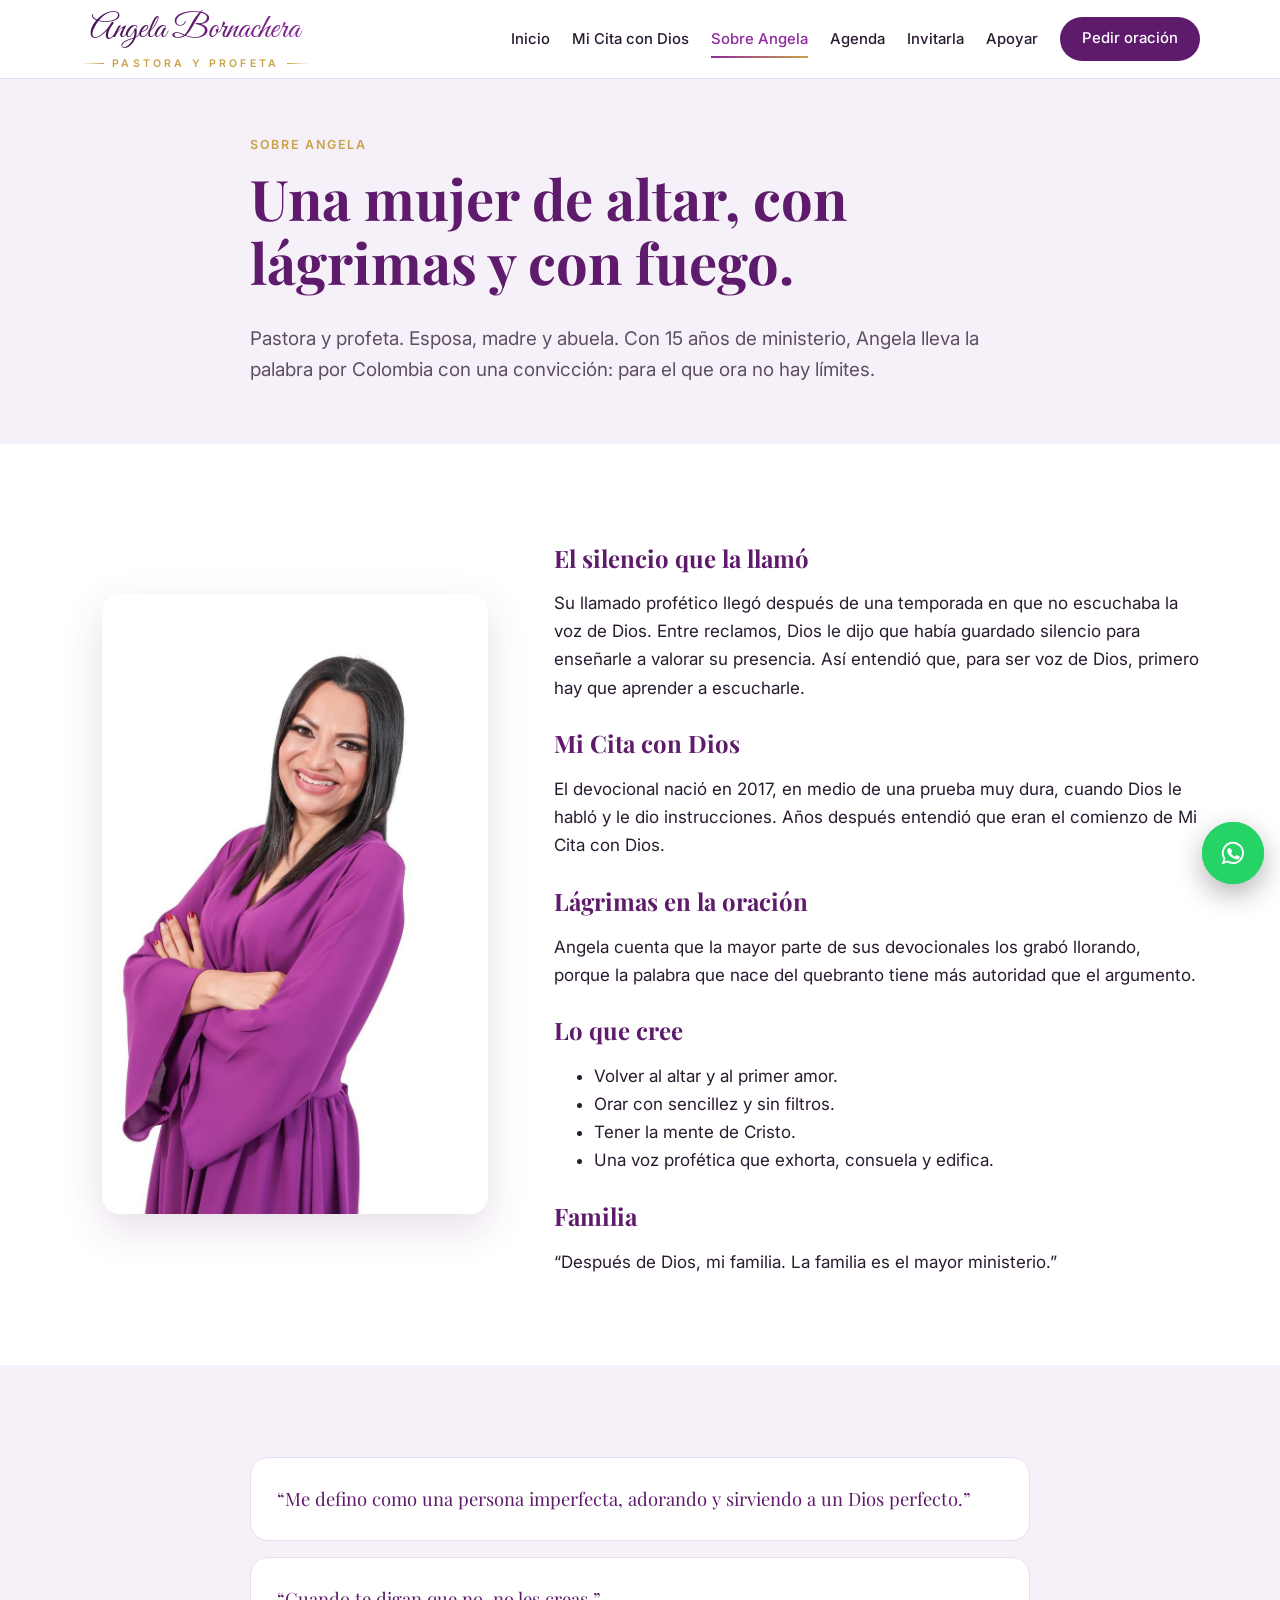
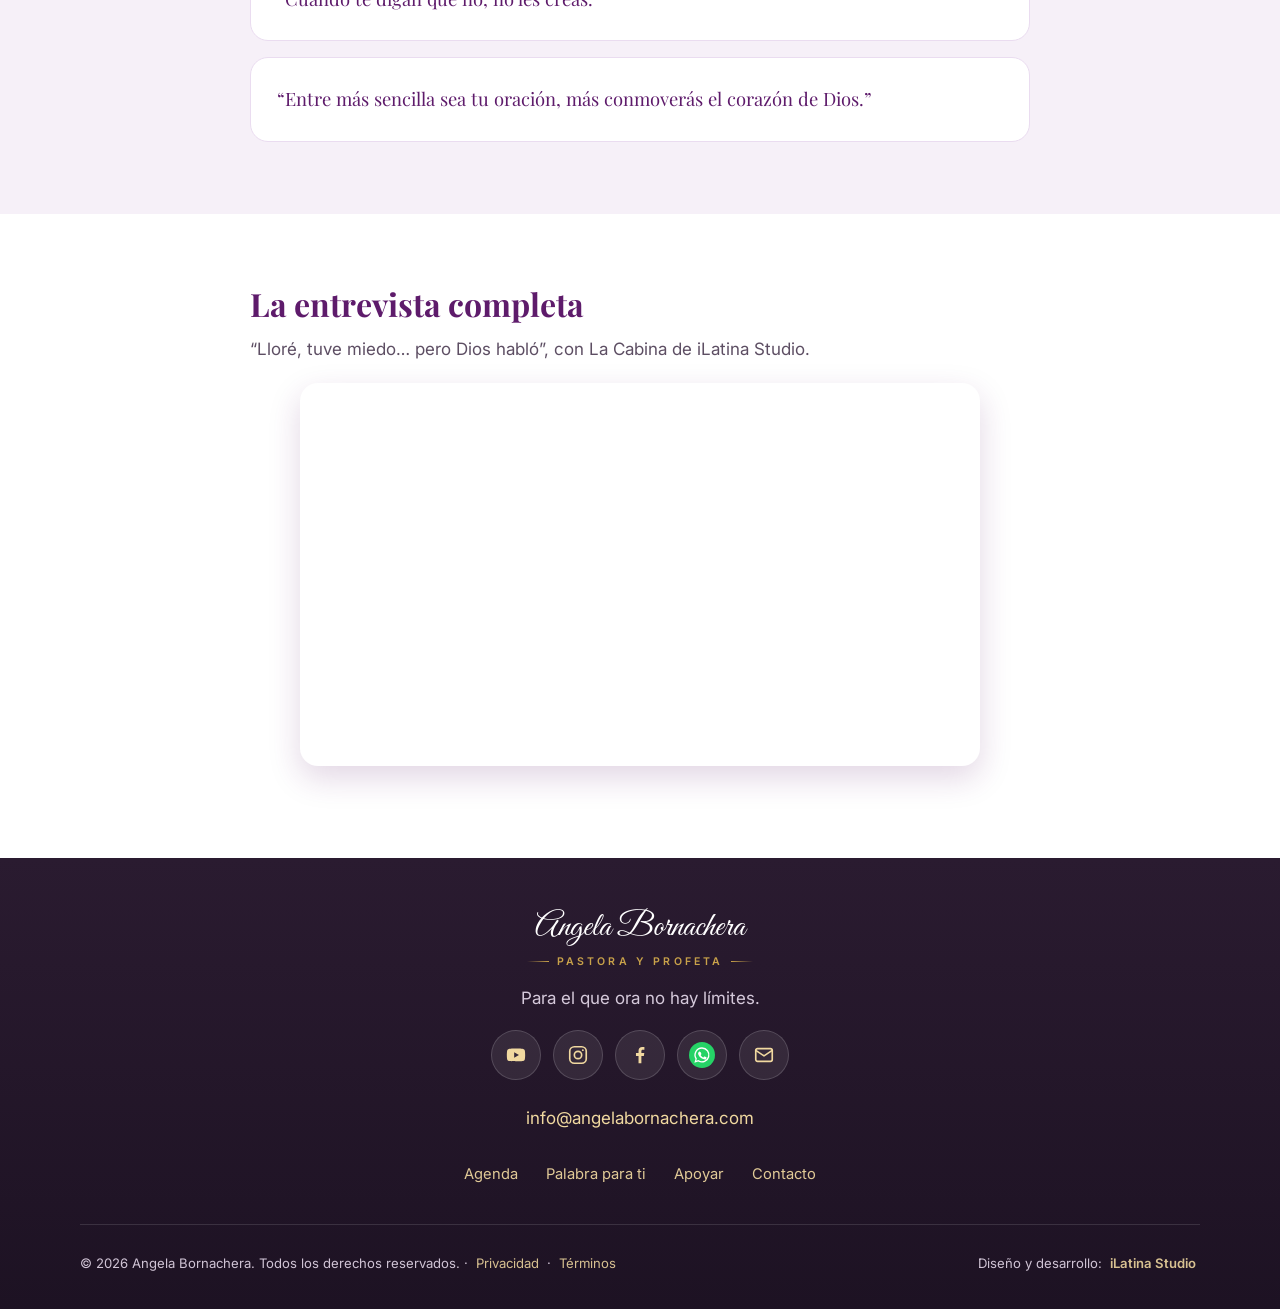
<file: sobre-angela.html>
<!doctype html>
<html lang="es">
<head>
<meta charset="utf-8">
<meta name="viewport" content="width=device-width, initial-scale=1">
<title>Quién es Angela Bornachera, pastora y profeta</title>
<meta name="description" content="Conoce la historia de Angela Bornachera: 15 años de ministerio, oración sin filtros y fe en medio del quebranto.">

<link rel="canonical" href="https://www.angelabornachera.com/sobre-angela.html">
<meta property="og:type" content="website">
<meta property="og:locale" content="es_CO">
<meta property="og:title" content="Quién es Angela Bornachera, pastora y profeta">
<meta property="og:description" content="Conoce la historia de Angela Bornachera: 15 años de ministerio, oración sin filtros y fe en medio del quebranto.">
<meta property="og:url" content="https://www.angelabornachera.com/sobre-angela.html">
<meta property="og:image" content="https://www.angelabornachera.com/assets/angela-hero.jpg">
<meta name="twitter:card" content="summary_large_image">
<meta name="robots" content="noindex,nofollow">
<meta name="theme-color" content="#5E1B6B">
<link rel="icon" href="favicon.svg" type="image/svg+xml">
<link rel="preconnect" href="https://fonts.googleapis.com">
<link rel="preconnect" href="https://fonts.gstatic.com" crossorigin>
<link href="https://fonts.googleapis.com/css2?family=Great+Vibes&family=Inter:wght@400;500;600;700&family=Playfair+Display:wght@500;600;700&display=swap" rel="stylesheet">
<link rel="stylesheet" href="css/style.css">
<script type="application/ld+json">{"@context":"https://schema.org","@type":"Person","name":"Angela Bornachera","jobTitle":"Pastora y Profeta","url":"https://www.angelabornachera.com","image":"https://www.angelabornachera.com/assets/angela-hero.jpg","email":"info@angelabornachera.com","telephone":"+573105217674","address":{"@type":"PostalAddress","addressLocality":"Barranquilla","addressCountry":"CO"},"sameAs":["https://www.youtube.com/@pastorayprofetaangelaborna5400","https://www.instagram.com/angelabornacheraz/","https://www.facebook.com/pastorayprofetaangelabornachera/"]}</script>
</head>
<body>
<a class="skip" href="#main">Saltar al contenido</a>
<header class="site-header">
  <div class="wrap bar">
    <a class="logo " href="index.html" aria-label="Angela Bornachera, Pastora y Profeta"><span class="logo-name">Angela Bornachera</span><span class="logo-role">Pastora y Profeta</span></a>
    <button class="menu-btn" aria-label="Abrir menú" aria-expanded="false"><svg viewBox="0 0 24 24" fill="none" stroke="currentColor" stroke-width="2" stroke-linecap="round"><path d="M4 7h16M4 12h16M4 17h16"/></svg></button>
    <nav class="nav" aria-label="Principal"><a href="index.html">Inicio</a><a href="mi-cita-con-dios.html">Mi Cita con Dios</a><a href="sobre-angela.html" aria-current="page">Sobre Angela</a><a href="agenda.html">Agenda</a><a href="invitarla.html">Invitarla</a><a href="apoyar.html">Apoyar</a>
      <a class="btn btn-sm" href="pedir-oracion.html">Pedir oración</a></nav>
  </div>
</header>
<main id="main">
<section class="page-hero"><div class="wrap narrow">
  <p class="eyebrow">Sobre Angela</p>
  <h1>Una mujer de altar, con lágrimas y con fuego.</h1>
  <p class="lead">Pastora y profeta. Esposa, madre y abuela. Con 15 años de ministerio, Angela lleva la palabra por Colombia con una convicción: para el que ora no hay límites.</p>
</div></section>
<section class="section"><div class="wrap split">
  <img class="rounded reveal" src="assets/angela-sobre.jpg" alt="Angela Bornachera con vestido púrpura" loading="lazy" width="798" height="1280">
  <div class="prose reveal d1">
    <h2>El silencio que la llamó</h2>
    <p>Su llamado profético llegó después de una temporada en que no escuchaba la voz de Dios. Entre reclamos, Dios le dijo que había guardado silencio para enseñarle a valorar su presencia. Así entendió que, para ser voz de Dios, primero hay que aprender a escucharle.</p>
    <h2>Mi Cita con Dios</h2>
    <p>El devocional nació en 2017, en medio de una prueba muy dura, cuando Dios le habló y le dio instrucciones. Años después entendió que eran el comienzo de Mi Cita con Dios.</p>
    <h2>Lágrimas en la oración</h2>
    <p>Angela cuenta que la mayor parte de sus devocionales los grabó llorando, porque la palabra que nace del quebranto tiene más autoridad que el argumento.</p>
    <h2>Lo que cree</h2>
    <ul><li>Volver al altar y al primer amor.</li><li>Orar con sencillez y sin filtros.</li><li>Tener la mente de Cristo.</li><li>Una voz profética que exhorta, consuela y edifica.</li></ul>
    <h2>Familia</h2>
    <p>“Después de Dios, mi familia. La familia es el mayor ministerio.”</p>
  </div>
</div></section>
<section class="section alt"><div class="wrap narrow">
  <div class="quotes">
    <figure class="card quote reveal"><blockquote>“Me defino como una persona imperfecta, adorando y sirviendo a un Dios perfecto.”</blockquote></figure>
    <figure class="card quote reveal"><blockquote>“Cuando te digan que no, no les creas.”</blockquote></figure>
    <figure class="card quote reveal"><blockquote>“Entre más sencilla sea tu oración, más conmoverás el corazón de Dios.”</blockquote></figure>
  </div>
</div></section>
<section class="section"><div class="wrap narrow reveal">
  <h2 class="one">La entrevista completa</h2>
  <p class="sub">“Lloré, tuve miedo… pero Dios habló”, con La Cabina de iLatina Studio.</p>
  <div class="video"><iframe src="https://www.youtube-nocookie.com/embed/2Atp6LmsEqw" title="Entrevista a Angela Bornachera en La Cabina" loading="lazy" allow="accelerometer; encrypted-media; picture-in-picture" allowfullscreen></iframe></div>
</div></section>
</main>
<footer class="site-footer">
  <div class="wrap foot-center">
    <a class="logo light" href="index.html" aria-label="Angela Bornachera, Pastora y Profeta"><span class="logo-name">Angela Bornachera</span><span class="logo-role">Pastora y Profeta</span></a>
    <p class="foot-tag">Para el que ora no hay límites.</p>
    <div class="socials" aria-label="Redes sociales y contacto">
      <a class="soc" href="https://www.youtube.com/@pastorayprofetaangelaborna5400" target="_blank" rel="noopener" aria-label="YouTube" title="YouTube"><svg viewBox="0 0 24 24" fill="currentColor"><path fill-rule="evenodd" d="M21.6 7.2a2.5 2.5 0 0 0-1.8-1.8C18.2 5 12 5 12 5s-6.2 0-7.8.4A2.5 2.5 0 0 0 2.4 7.2C2 8.8 2 12 2 12s0 3.2.4 4.8a2.5 2.5 0 0 0 1.8 1.8C5.8 19 12 19 12 19s6.2 0 7.8-.4a2.5 2.5 0 0 0 1.8-1.8c.4-1.6.4-4.8.4-4.8s0-3.2-.4-4.8zM10 15V9l5.2 3z"/></svg></a>
      <a class="soc" href="https://www.instagram.com/angelabornacheraz/" target="_blank" rel="noopener" aria-label="Instagram" title="Instagram"><svg viewBox="0 0 24 24" fill="none" stroke="currentColor" stroke-width="1.8"><rect x="3" y="3" width="18" height="18" rx="5"/><circle cx="12" cy="12" r="4"/><circle cx="17.3" cy="6.7" r="1" fill="currentColor" stroke="none"/></svg></a>
      <a class="soc" href="https://www.facebook.com/pastorayprofetaangelabornachera/" target="_blank" rel="noopener" aria-label="Facebook" title="Facebook"><svg viewBox="0 0 24 24" fill="currentColor"><path d="M13.5 21v-8h2.7l.5-3.2h-3.2V7.9c0-.9.3-1.6 1.7-1.6h1.6V3.4c-.3 0-1.3-.1-2.4-.1-2.4 0-4 1.5-4 4.1v2.4H7.6V13h2.8v8z"/></svg></a>
      <a class="soc" href="https://wa.me/573105217674" target="_blank" rel="noopener" aria-label="WhatsApp" title="WhatsApp"><img src="assets/icons/whatsapp.svg" alt="" width="24" height="24"></a>
      <a class="soc" href="mailto:info@angelabornachera.com" aria-label="Correo" title="Correo"><svg viewBox="0 0 24 24" fill="none" stroke="currentColor" stroke-width="1.8" stroke-linecap="round" stroke-linejoin="round"><rect x="3" y="5" width="18" height="14" rx="2"/><path d="M3 7l9 6 9-6"/></svg></a>
    </div>
    <p class="foot-mail"><a href="mailto:info@angelabornachera.com">info@angelabornachera.com</a></p>
    <nav class="foot-nav" aria-label="Pie"><a href="agenda.html">Agenda</a><a href="palabra.html">Palabra para ti</a><a href="apoyar.html">Apoyar</a><a href="contacto.html">Contacto</a></nav>
  </div>
  <div class="wrap foot-bottom">
    <p>© 2026 Angela Bornachera. Todos los derechos reservados. · <a href="privacidad.html">Privacidad</a> · <a href="terminos.html">Términos</a></p>
    <p class="credit">Diseño y desarrollo: <a href="https://www.ilatina.co" target="_blank" rel="noopener">iLatina Studio</a></p>
  </div>
</footer>
<a class="fab" href="https://wa.me/573105217674?text=Hola%2C%20quiero%20comunicarme%20con%20la%20pastora%20Angela" target="_blank" rel="noopener" aria-label="Escribir por WhatsApp"><img src="assets/icons/whatsapp.svg" alt="" width="38" height="38"></a>
<div class="modal" id="modal" role="dialog" aria-modal="true" aria-label="Próximo encuentro"><div class="modal-box"></div></div>
<script src="js/config.js"></script>
<script src="js/agenda.js"></script>
<script src="js/versiculos.js"></script>
<script src="js/main.js"></script>
</body>
</html>
</file>
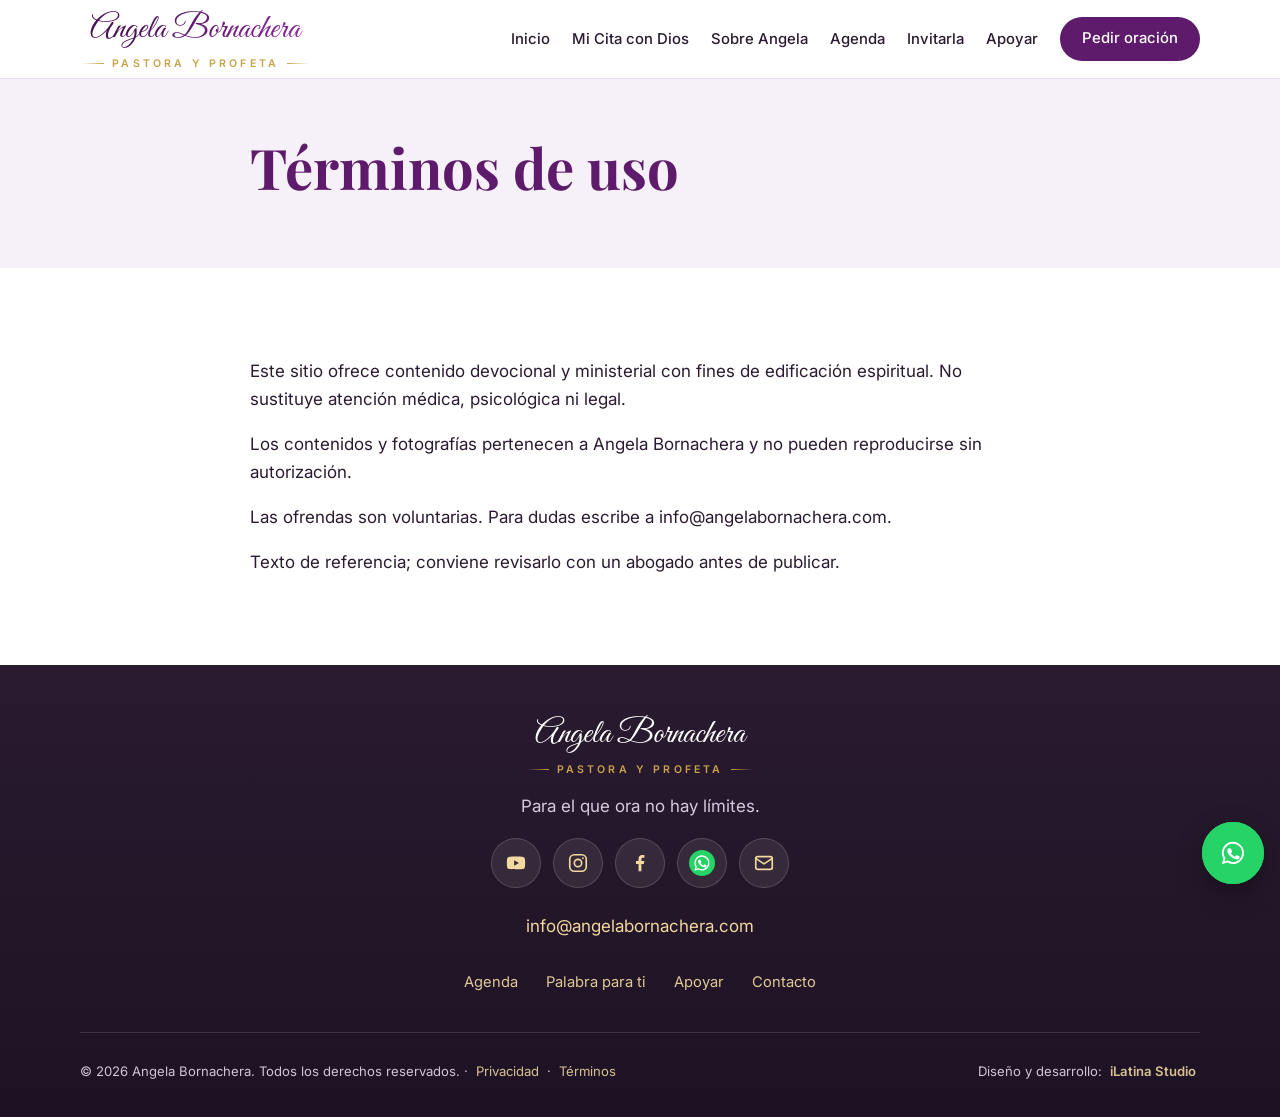
<file: terminos.html>
<!doctype html>
<html lang="es">
<head>
<meta charset="utf-8">
<meta name="viewport" content="width=device-width, initial-scale=1">
<title>Términos de uso, Angela Bornachera</title>
<meta name="description" content="Términos de uso del sitio.">

<link rel="canonical" href="https://www.angelabornachera.com/terminos.html">
<meta property="og:type" content="website">
<meta property="og:locale" content="es_CO">
<meta property="og:title" content="Términos de uso, Angela Bornachera">
<meta property="og:description" content="Términos de uso del sitio.">
<meta property="og:url" content="https://www.angelabornachera.com/terminos.html">
<meta property="og:image" content="https://www.angelabornachera.com/assets/angela-hero.jpg">
<meta name="twitter:card" content="summary_large_image">
<meta name="robots" content="noindex,nofollow">
<meta name="theme-color" content="#5E1B6B">
<link rel="icon" href="favicon.svg" type="image/svg+xml">
<link rel="preconnect" href="https://fonts.googleapis.com">
<link rel="preconnect" href="https://fonts.gstatic.com" crossorigin>
<link href="https://fonts.googleapis.com/css2?family=Great+Vibes&family=Inter:wght@400;500;600;700&family=Playfair+Display:wght@500;600;700&display=swap" rel="stylesheet">
<link rel="stylesheet" href="css/style.css">

</head>
<body>
<a class="skip" href="#main">Saltar al contenido</a>
<header class="site-header">
  <div class="wrap bar">
    <a class="logo " href="index.html" aria-label="Angela Bornachera, Pastora y Profeta"><span class="logo-name">Angela Bornachera</span><span class="logo-role">Pastora y Profeta</span></a>
    <button class="menu-btn" aria-label="Abrir menú" aria-expanded="false"><svg viewBox="0 0 24 24" fill="none" stroke="currentColor" stroke-width="2" stroke-linecap="round"><path d="M4 7h16M4 12h16M4 17h16"/></svg></button>
    <nav class="nav" aria-label="Principal"><a href="index.html">Inicio</a><a href="mi-cita-con-dios.html">Mi Cita con Dios</a><a href="sobre-angela.html">Sobre Angela</a><a href="agenda.html">Agenda</a><a href="invitarla.html">Invitarla</a><a href="apoyar.html">Apoyar</a>
      <a class="btn btn-sm" href="pedir-oracion.html">Pedir oración</a></nav>
  </div>
</header>
<main id="main">
<section class="page-hero"><div class="wrap narrow"><h1>Términos de uso</h1></div></section>
<section class="section"><div class="wrap narrow prose">
<p>Este sitio ofrece contenido devocional y ministerial con fines de edificación espiritual. No sustituye atención médica, psicológica ni legal.</p>
<p>Los contenidos y fotografías pertenecen a Angela Bornachera y no pueden reproducirse sin autorización.</p>
<p>Las ofrendas son voluntarias. Para dudas escribe a info@angelabornachera.com.</p>
<p>Texto de referencia; conviene revisarlo con un abogado antes de publicar.</p>
</div></section>
</main>
<footer class="site-footer">
  <div class="wrap foot-center">
    <a class="logo light" href="index.html" aria-label="Angela Bornachera, Pastora y Profeta"><span class="logo-name">Angela Bornachera</span><span class="logo-role">Pastora y Profeta</span></a>
    <p class="foot-tag">Para el que ora no hay límites.</p>
    <div class="socials" aria-label="Redes sociales y contacto">
      <a class="soc" href="https://www.youtube.com/@pastorayprofetaangelaborna5400" target="_blank" rel="noopener" aria-label="YouTube" title="YouTube"><svg viewBox="0 0 24 24" fill="currentColor"><path fill-rule="evenodd" d="M21.6 7.2a2.5 2.5 0 0 0-1.8-1.8C18.2 5 12 5 12 5s-6.2 0-7.8.4A2.5 2.5 0 0 0 2.4 7.2C2 8.8 2 12 2 12s0 3.2.4 4.8a2.5 2.5 0 0 0 1.8 1.8C5.8 19 12 19 12 19s6.2 0 7.8-.4a2.5 2.5 0 0 0 1.8-1.8c.4-1.6.4-4.8.4-4.8s0-3.2-.4-4.8zM10 15V9l5.2 3z"/></svg></a>
      <a class="soc" href="https://www.instagram.com/angelabornacheraz/" target="_blank" rel="noopener" aria-label="Instagram" title="Instagram"><svg viewBox="0 0 24 24" fill="none" stroke="currentColor" stroke-width="1.8"><rect x="3" y="3" width="18" height="18" rx="5"/><circle cx="12" cy="12" r="4"/><circle cx="17.3" cy="6.7" r="1" fill="currentColor" stroke="none"/></svg></a>
      <a class="soc" href="https://www.facebook.com/pastorayprofetaangelabornachera/" target="_blank" rel="noopener" aria-label="Facebook" title="Facebook"><svg viewBox="0 0 24 24" fill="currentColor"><path d="M13.5 21v-8h2.7l.5-3.2h-3.2V7.9c0-.9.3-1.6 1.7-1.6h1.6V3.4c-.3 0-1.3-.1-2.4-.1-2.4 0-4 1.5-4 4.1v2.4H7.6V13h2.8v8z"/></svg></a>
      <a class="soc" href="https://wa.me/573105217674" target="_blank" rel="noopener" aria-label="WhatsApp" title="WhatsApp"><img src="assets/icons/whatsapp.svg" alt="" width="24" height="24"></a>
      <a class="soc" href="mailto:info@angelabornachera.com" aria-label="Correo" title="Correo"><svg viewBox="0 0 24 24" fill="none" stroke="currentColor" stroke-width="1.8" stroke-linecap="round" stroke-linejoin="round"><rect x="3" y="5" width="18" height="14" rx="2"/><path d="M3 7l9 6 9-6"/></svg></a>
    </div>
    <p class="foot-mail"><a href="mailto:info@angelabornachera.com">info@angelabornachera.com</a></p>
    <nav class="foot-nav" aria-label="Pie"><a href="agenda.html">Agenda</a><a href="palabra.html">Palabra para ti</a><a href="apoyar.html">Apoyar</a><a href="contacto.html">Contacto</a></nav>
  </div>
  <div class="wrap foot-bottom">
    <p>© 2026 Angela Bornachera. Todos los derechos reservados. · <a href="privacidad.html">Privacidad</a> · <a href="terminos.html">Términos</a></p>
    <p class="credit">Diseño y desarrollo: <a href="https://www.ilatina.co" target="_blank" rel="noopener">iLatina Studio</a></p>
  </div>
</footer>
<a class="fab" href="https://wa.me/573105217674?text=Hola%2C%20quiero%20comunicarme%20con%20la%20pastora%20Angela" target="_blank" rel="noopener" aria-label="Escribir por WhatsApp"><img src="assets/icons/whatsapp.svg" alt="" width="38" height="38"></a>
<div class="modal" id="modal" role="dialog" aria-modal="true" aria-label="Próximo encuentro"><div class="modal-box"></div></div>
<script src="js/config.js"></script>
<script src="js/agenda.js"></script>
<script src="js/versiculos.js"></script>
<script src="js/main.js"></script>
</body>
</html>
</file>
<file: css/style.css>
:root{--p:#5E1B6B;--p2:#8E2A9E;--gold:#C9A24A;--bg:#fff;--lilac:#F6F0F8;--ink:#2A1B30;--muted:#5d4e63;--r:18px}
*{box-sizing:border-box}
[hidden]{display:none!important}
html{scroll-behavior:smooth;scroll-padding-top:84px;-webkit-text-size-adjust:100%}
body{margin:0;font-family:Inter,system-ui,sans-serif;color:var(--ink);background:var(--bg);line-height:1.65;font-size:17px;overflow-x:hidden}
img{max-width:100%;height:auto;display:block}
a{color:var(--p2)}
h1,h2,h3{font-family:'Playfair Display',Georgia,serif;color:var(--p);line-height:1.15;margin:0 0 .5em}
h1{font-size:clamp(2rem,5.4vw,3.5rem)}
h2{font-size:clamp(1.3rem,2.7vw,2rem)}
h3{font-size:1.25rem}
.wrap{width:min(1120px,100% - 32px);margin:0 auto}
.narrow{width:min(780px,100% - 32px)}
.center{text-align:center}
.skip{position:absolute;left:-999px}.skip:focus{left:8px;top:8px;background:#fff;padding:8px;z-index:99}
@media(min-width:760px){.one{white-space:nowrap}}

/* ---------- LOGO (nombre en cursiva) ---------- */
.logo{display:inline-flex;flex-direction:column;align-items:center;text-decoration:none;line-height:1}
.logo-name{display:block;font-family:'Great Vibes','Allura',cursive;font-size:2.15rem;font-weight:400;line-height:1.3;padding:.1em .32em .34em .3em;margin:-.1em 0 -.26em;overflow:visible;
  background:linear-gradient(100deg,#4a1356 10%,#8E2A9E 45%,#C9A24A 55%,#5E1B6B 90%);background-size:220% 100%;
  -webkit-background-clip:text;background-clip:text;color:transparent;animation:sheen 7s ease-in-out infinite}
.logo-role{display:flex;align-items:center;gap:8px;font:600 .66rem Inter,sans-serif;letter-spacing:.3em;text-transform:uppercase;color:var(--gold);margin-top:2px;white-space:nowrap}
.logo-role:before,.logo-role:after{content:"";width:22px;height:1px;background:linear-gradient(90deg,transparent,var(--gold))}
.logo-role:after{transform:scaleX(-1)}
.logo.xl .logo-name{font-size:clamp(3rem,8vw,4.8rem)}
.logo.xl .logo-role{font-size:.78rem}
.logo.light .logo-name{background:none;color:#fff;-webkit-text-fill-color:#fff}
.logo.left{align-items:flex-start}.logo.left .logo-name{margin-left:-.3em}.logo.left .logo-role:before{display:none}
@keyframes sheen{0%,100%{background-position:0 0}50%{background-position:100% 0}}

/* ---------- CABECERA / MENÚ ---------- */
.site-header{position:sticky;top:0;z-index:20;background:rgba(255,255,255,.93);backdrop-filter:blur(10px);border-bottom:1px solid #eadcf0;transition:box-shadow .25s}
.site-header.scrolled{box-shadow:0 6px 24px rgba(94,27,107,.1)}
.bar{display:flex;align-items:center;justify-content:space-between;padding:8px 0;gap:16px}
.nav{display:flex;gap:22px;align-items:center}
.nav a{text-decoration:none;color:var(--ink);font-weight:500;font-size:.93rem;white-space:nowrap;position:relative;padding:6px 0}
.nav a:not(.btn):after{content:"";position:absolute;left:0;bottom:0;height:2px;width:0;background:linear-gradient(90deg,var(--p2),var(--gold));transition:width .25s}
.nav a:not(.btn):hover:after,.nav a[aria-current]:after{width:100%}
.nav a[aria-current]{color:var(--p2)}
.nav a.btn{color:#fff;padding:10px 22px;line-height:1.2;display:inline-flex;align-items:center;justify-content:center;white-space:nowrap}
.menu-btn{display:none;background:none;border:0;color:var(--p);min-width:44px;min-height:44px;cursor:pointer}
.menu-btn svg{width:28px;height:28px}
@media(max-width:1100px){
  .menu-btn{display:block}
  .nav{display:none;position:absolute;left:0;right:0;top:100%;background:#fff;flex-direction:column;align-items:stretch;gap:0;padding:8px 20px 18px;border-bottom:1px solid #eadcf0;box-shadow:0 18px 30px rgba(94,27,107,.12)}
  .nav.open{display:flex}.nav a{padding:13px 0;font-size:1rem}.nav .btn{text-align:center;margin-top:8px}
}

/* ---------- BOTONES ---------- */
.btn{display:inline-block;position:relative;overflow:hidden;background:var(--p);color:#fff;text-decoration:none;font-weight:600;padding:14px 26px;border-radius:999px;border:0;cursor:pointer;font:inherit;font-weight:600;min-height:44px;transition:transform .2s,box-shadow .2s,background .2s}
.btn:after{content:"";position:absolute;top:0;left:-80%;width:50%;height:100%;background:linear-gradient(100deg,transparent,rgba(255,255,255,.35),transparent);transform:skewX(-20deg);transition:left .6s}
.btn:hover{background:var(--p2);transform:translateY(-2px);box-shadow:0 10px 24px rgba(94,27,107,.3)}
.btn:hover:after{left:130%}
.btn-sm{padding:10px 18px;font-size:.9rem}
.btn-ghost{background:transparent;color:var(--p);border:2px solid var(--p)}
.btn-ghost:hover{background:var(--p);color:#fff}
.btn-gold{background:var(--gold);color:#2A1B30}.btn-gold:hover{background:#d8b45c}
.btn-wa{background:#25D366;color:#fff;display:inline-flex;align-items:center;gap:10px}.btn-wa:hover{background:#1fb859}
.btn-wa img{width:22px;height:22px}
.cta-row{display:flex;gap:12px;flex-wrap:wrap;margin-top:22px}
.eyebrow{text-transform:uppercase;letter-spacing:.14em;font-size:.78rem;font-weight:600;color:var(--gold);margin:0 0 10px}
.lead{font-size:1.18rem;color:var(--muted)}
.sub{color:var(--muted);margin-top:-.2em}

/* ---------- HERO ---------- */
.hero{background:linear-gradient(180deg,var(--lilac),#fff);overflow-x:clip;position:relative}
.hero-photo{position:relative}
.hero.merge .hero-photo:before{content:"";position:absolute;left:-12%;right:-12%;bottom:-2px;height:46%;pointer-events:none;
  background:radial-gradient(ellipse 62% 100% at 50% 100%,rgba(94,27,107,1) 0%,rgba(94,27,107,.78) 28%,rgba(94,27,107,.3) 58%,rgba(94,27,107,0) 82%)}
.hero-photo img{position:relative;z-index:1}
.orb{position:absolute;border-radius:50%;filter:blur(60px);opacity:.45;pointer-events:none;animation:float 14s ease-in-out infinite}
.orb.a{width:340px;height:340px;background:#c78bd6;top:-80px;right:6%}
.orb.b{width:260px;height:260px;background:#f1d9a0;bottom:-60px;left:2%;animation-delay:-6s}
@keyframes float{0%,100%{transform:translate(0,0)}50%{transform:translate(24px,-30px)}}
.hero-grid{position:relative;display:grid;grid-template-columns:1.1fr .9fr;gap:32px;align-items:end;padding-top:40px}
.hero-text{padding-bottom:56px}
.hero-text .logo{margin-bottom:18px}
.hero-photo img{display:block;max-height:640px;width:auto;margin:0 auto -2px;mix-blend-mode:multiply}
.page-hero{background:var(--lilac);padding:56px 0 40px;position:relative;overflow:hidden}
.trust{background:var(--p);color:#fff;position:relative;z-index:2;margin-top:-1px}
.trust-grid{display:grid;grid-template-columns:repeat(4,1fr);gap:16px;padding:26px 0;text-align:center}
.trust strong{display:block;font-family:'Playfair Display',serif;font-size:1.9rem;color:var(--gold)}
.trust span{font-size:.9rem;opacity:.92}
.section{padding:72px 0}.alt{background:var(--lilac)}
.split{display:grid;grid-template-columns:.8fr 1.2fr;gap:44px;align-items:center}
.split.rev{grid-template-columns:1.2fr .8fr}
.rounded{border-radius:var(--r);box-shadow:0 14px 40px rgba(94,27,107,.15);max-height:620px;width:auto;margin:0 auto}
.video{position:relative;aspect-ratio:16/9;border-radius:var(--r);overflow:hidden;box-shadow:0 12px 32px rgba(94,27,107,.18);margin:20px auto;width:100%;max-width:680px}
.vsplit{display:grid;grid-template-columns:minmax(0,.8fr) minmax(0,1.2fr);gap:44px;align-items:center}
.vsplit .video{margin:0}
.video iframe{position:absolute;inset:0;width:100%;height:100%;border:0}

/* ---------- REVELAR AL DESPLAZAR ---------- */
.reveal{opacity:0;transform:translateY(28px);transition:opacity .8s cubic-bezier(.2,.7,.2,1),transform .8s cubic-bezier(.2,.7,.2,1)}
.reveal.in{opacity:1;transform:none}
.reveal.d1{transition-delay:.1s}.reveal.d2{transition-delay:.2s}.reveal.d3{transition-delay:.3s}

/* ---------- ¿QUÉ ESTÁS VIVIENDO HOY? ---------- */
.moods{display:grid;grid-template-columns:repeat(6,1fr);gap:12px;margin-top:24px}
.mood{background:#fff;border:1px solid #e6d4ee;border-radius:var(--r);padding:18px 8px 14px;cursor:pointer;display:flex;flex-direction:column;align-items:center;gap:10px;font:600 .88rem Inter,sans-serif;color:var(--p);transition:transform .25s,box-shadow .25s,border-color .25s,background .25s;position:relative;overflow:hidden}
.mood svg{width:38px;height:38px;stroke:var(--p2);fill:none;stroke-width:1.6;stroke-linecap:round;stroke-linejoin:round;transition:transform .4s}
.mood:hover{transform:translateY(-5px);box-shadow:0 14px 28px rgba(94,27,107,.16);border-color:var(--p2)}
.mood:hover svg{transform:scale(1.18) rotate(-6deg)}
.mood[aria-pressed="true"]{background:linear-gradient(160deg,var(--p),var(--p2));color:#fff;border-color:transparent;box-shadow:0 14px 30px rgba(94,27,107,.35)}
.mood[aria-pressed="true"] svg{stroke:#fff;animation:pulse 1.6s ease-in-out infinite}
@keyframes pulse{50%{transform:scale(1.15)}}
.mood-panel{margin-top:22px;background:#fff;border:1px solid #e6d4ee;border-radius:var(--r);padding:30px;text-align:center;min-height:190px;display:flex;flex-direction:column;align-items:center;justify-content:center;gap:10px;box-shadow:0 10px 30px rgba(94,27,107,.08)}
.mood-panel .verse{font-family:'Playfair Display',serif;font-size:clamp(1.15rem,2.4vw,1.55rem);color:var(--p);max-width:700px;min-height:3.6em}
.mood-panel .ref{color:var(--gold);font-weight:600;letter-spacing:.06em}
.mood-panel .cta-row{justify-content:center;margin-top:6px}
.caret:after{content:"|";margin-left:2px;animation:blink 1s steps(1) infinite;color:var(--p2)}
@keyframes blink{50%{opacity:0}}

/* ---------- MENSAJES (chat) ---------- */
.chat{max-width:560px;margin:26px auto 0;background:#efe6f3;border-radius:26px;box-shadow:0 20px 50px rgba(94,27,107,.2);overflow:hidden}
.chat-top{background:var(--p);color:#fff;padding:14px 18px;display:flex;align-items:center;gap:12px}
.chat-ico{width:40px;height:40px;border-radius:50%;background:rgba(255,255,255,.14);display:grid;place-items:center;flex:none}
.chat-ico svg{width:22px;height:22px;stroke:#fff;fill:none;stroke-width:1.8;stroke-linecap:round;stroke-linejoin:round}
.chat-top small{display:flex;align-items:center;gap:6px;opacity:.9;font-size:.78rem}
.chat-top small:before{content:"";width:8px;height:8px;border-radius:50%;background:#4be37a;box-shadow:0 0 0 0 rgba(75,227,122,.7);animation:live 1.8s infinite}
@keyframes live{70%{box-shadow:0 0 0 7px rgba(75,227,122,0)}100%{box-shadow:0 0 0 0 rgba(75,227,122,0)}}
.chat-body{padding:18px 14px;display:flex;flex-direction:column;justify-content:flex-end;gap:12px;height:420px;overflow:hidden;transition:opacity .6s}
.chat-body.fade{opacity:0}
.msg{display:flex;align-items:flex-end;gap:8px;opacity:0;transform:translateY(16px) scale(.96);transition:.5s cubic-bezier(.2,.8,.2,1);flex:none}
.msg.show{opacity:1;transform:none}
.av{width:32px;height:32px;border-radius:50%;display:grid;place-items:center;flex:none;background:var(--c,#8E2A9E)}
.av svg{width:18px;height:18px;stroke:#fff;fill:none;stroke-width:1.8;stroke-linecap:round;stroke-linejoin:round}
.bubble{background:#fff;border-radius:6px 18px 18px 18px;padding:10px 14px;max-width:calc(100% - 44px);box-shadow:0 2px 6px rgba(0,0,0,.08);font-size:.95rem;line-height:1.5}
.bubble b{display:block;font-size:.74rem;color:var(--c,var(--p2));margin-bottom:2px}
.typing{display:flex;gap:5px;background:#fff;padding:13px 16px;border-radius:6px 18px 18px 18px;width:62px;box-shadow:0 2px 6px rgba(0,0,0,.08)}
.typing span{width:8px;height:8px;border-radius:50%;background:#b39bbd;animation:dot 1.2s infinite}
.typing span:nth-child(2){animation-delay:.2s}.typing span:nth-child(3){animation-delay:.4s}
@keyframes dot{0%,60%,100%{transform:translateY(0);opacity:.5}30%{transform:translateY(-6px);opacity:1}}
.chat-foot{padding:12px 18px 16px;text-align:center;font-size:.78rem;color:var(--muted);background:#e7dbec}

/* ---------- TARJETAS GENERALES ---------- */
.card{background:#fff;border:1px solid #eadcf0;border-radius:var(--r);padding:26px}
.faq details{border-bottom:1px solid #e6d4ee;padding:16px 0}
.faq summary{cursor:pointer;font-weight:600;color:var(--p);min-height:44px}
.faq p{margin:.6em 0 0;color:var(--muted)}
.cta-final{background:linear-gradient(135deg,#4a1356,var(--p2),#5E1B6B);background-size:200% 200%;animation:grad 12s ease infinite;color:#fff;padding:80px 0}
@keyframes grad{50%{background-position:100% 50%}}
.cta-final h2{color:#fff}
.prose h2{font-size:1.5rem;margin-top:1.2em}
.ticks{list-style:none;padding:0}.ticks li{padding:10px 0 10px 30px;position:relative;border-bottom:1px solid #eee}
.ticks li:before{content:"✦";position:absolute;left:0;color:var(--gold)}
.quotes{display:grid;gap:16px;margin-top:20px}
.quote{margin:0}.quote blockquote{margin:0;font-family:'Playfair Display',serif;font-size:1.15rem;color:var(--p)}

/* ---------- TEMAS MÁS SOLICITADOS ---------- */
.themes{display:grid;grid-template-columns:repeat(6,1fr);gap:16px;margin-top:22px}
.theme{grid-column:span 2;text-align:center;position:relative;background:#fff;border:1px solid #e6d4ee;border-radius:var(--r);padding:26px 22px 24px;overflow:hidden;transition:transform .3s,box-shadow .3s}
.theme:nth-child(4){grid-column:2/span 2}
.theme:nth-child(5){grid-column:4/span 2}
.theme-ico{width:54px;height:54px;margin:0 auto 12px;border-radius:50%;display:grid;place-items:center;background:linear-gradient(145deg,#fbf3dc,#f1d9a0);transition:transform .4s}
.theme-ico svg{width:26px;height:26px;fill:none;stroke:var(--p);stroke-width:1.7;stroke-linecap:round;stroke-linejoin:round}
.theme:hover .theme-ico{transform:scale(1.12) rotate(-6deg)}
.theme:before{content:"";position:absolute;left:0;top:0;height:4px;width:0;background:linear-gradient(90deg,var(--p2),var(--gold));transition:width .5s}
.theme:hover{transform:translateY(-6px);box-shadow:0 18px 36px rgba(94,27,107,.16)}
.theme:hover:before{width:100%}
.theme .num{font-family:'Great Vibes',cursive;font-size:3rem;line-height:1;color:var(--gold)}
.theme h3{font-size:1.1rem;margin:.2em 0 .4em}
.theme p{margin:0;color:var(--muted);font-size:.93rem}

/* ---------- FORMULARIOS ---------- */
.form{display:grid;gap:14px}
.form label{display:grid;gap:6px;font-weight:500;font-size:.95rem}
.form input,.form select,.form textarea{font:inherit;padding:12px 14px;border:1px solid #d7c3e0;border-radius:12px;background:#fff;min-height:44px}
.form input:focus,.form textarea:focus,.form select:focus{outline:2px solid var(--p2)}
.form .check{display:flex;gap:10px;align-items:flex-start;font-weight:400;font-size:.88rem}
.form .check input{min-height:auto;margin-top:4px}
.form .check a{display:inline-block;padding:11px 3px;margin:-11px 0}
.note{font-size:.82rem;color:var(--muted);margin:0}
.confirm{background:var(--lilac);padding:18px;border-radius:var(--r);text-align:center;color:var(--p);font-weight:600}

/* ---------- PAGOS ---------- */
.pay-grid{display:grid;grid-template-columns:repeat(auto-fit,minmax(220px,1fr));gap:16px;margin-bottom:20px}
.pay{text-align:center;transition:transform .25s,box-shadow .25s}
.pay:hover{transform:translateY(-4px);box-shadow:0 14px 30px rgba(94,27,107,.14)}
.pay img{width:64px;height:64px;margin:0 auto 10px;border-radius:14px}
.pay h3{margin-bottom:.2em}
.pay-val code{background:var(--lilac);padding:6px 10px;border-radius:8px;word-break:break-all;font-size:.9rem}
.pay .soon{display:inline-block;background:var(--lilac);color:var(--muted);padding:8px 14px;border-radius:999px;font-size:.85rem}
.pay-mini{display:flex;gap:12px;flex-wrap:wrap;margin-top:12px}
.pay-chip{display:flex;align-items:center;gap:10px;background:#fff;border:1px solid #e6d4ee;border-radius:14px;padding:10px 14px}
.pay-chip img{width:36px;height:36px;border-radius:9px}
.pay-chip small{display:block;color:var(--muted);font-size:.75rem}

/* ---------- AGENDA / EVENTOS ---------- */
.ev-grid{display:grid;grid-template-columns:repeat(auto-fill,minmax(300px,1fr));gap:22px;margin-top:22px}
.ev{background:#fff;border:1px solid #e6d4ee;border-radius:var(--r);overflow:hidden;display:flex;flex-direction:column;transition:transform .3s,box-shadow .3s}
.ev:hover{transform:translateY(-6px);box-shadow:0 20px 40px rgba(94,27,107,.18)}
.ev-img{position:relative;aspect-ratio:4/5;overflow:hidden;background:var(--lilac)}
.ev-img img{width:100%;height:100%;object-fit:cover;transition:transform .6s}
.ev:hover .ev-img img{transform:scale(1.05)}
.ev-badge{position:absolute;top:14px;left:14px;background:#fff;border-radius:14px;padding:6px 12px;text-align:center;line-height:1.1;box-shadow:0 6px 16px rgba(0,0,0,.2)}
.ev-badge b{display:block;font:700 1.5rem 'Playfair Display',serif;color:var(--p)}
.ev-badge span{font-size:.75rem;text-transform:uppercase;letter-spacing:.1em;color:var(--p2);font-weight:600}
.ev-body{padding:20px;display:flex;flex-direction:column;gap:8px;flex:1}
.ev-body h3{margin:0}
.ev-meta{color:var(--muted);font-size:.9rem}
.ev-body .cta-row{margin-top:auto;padding-top:10px}
.empty{padding:36px;text-align:center;color:var(--muted)}
.countdown{display:flex;gap:10px;margin:14px 0;flex-wrap:wrap}
.cd{background:var(--p);color:#fff;border-radius:14px;padding:10px 14px;text-align:center;min-width:68px}
.cd b{display:block;font:700 1.6rem 'Playfair Display',serif;color:var(--gold)}
.cd span{font-size:.75rem;text-transform:uppercase;letter-spacing:.1em}
.ev-hero{display:grid;grid-template-columns:.8fr 1.2fr;gap:40px;align-items:start}
.ev-hero>*{min-width:0}
.ev-poster{border-radius:var(--r);box-shadow:0 20px 50px rgba(94,27,107,.25);width:100%;max-width:min(420px,100%);margin:0 auto}
.facts{list-style:none;padding:0;margin:18px 0;display:grid;gap:10px}
.facts li{display:flex;gap:12px;align-items:flex-start}
.facts svg{width:22px;height:22px;stroke:var(--p2);fill:none;stroke-width:1.8;stroke-linecap:round;stroke-linejoin:round;flex:none;margin-top:3px}
.tag{display:inline-block;background:var(--gold);color:#2A1B30;font-weight:700;font-size:.78rem;letter-spacing:.08em;text-transform:uppercase;padding:5px 12px;border-radius:999px}

/* ---------- VENTANA EMERGENTE ---------- */
.modal{position:fixed;inset:0;z-index:60;display:none;align-items:center;justify-content:center;padding:16px;background:rgba(30,10,40,.72);backdrop-filter:blur(4px)}
.modal.open{display:flex;animation:fade .35s}
.modal-box{position:relative;background:#fff;border-radius:24px;max-width:760px;width:100%;max-height:92vh;overflow:auto;display:grid;grid-template-columns:.85fr 1.15fr;box-shadow:0 30px 80px rgba(0,0,0,.45);animation:pop .5s cubic-bezier(.2,.9,.3,1.2)}
.modal-box>img{width:100%;height:100%;object-fit:cover;min-height:260px}
.modal-body{padding:30px 28px;display:flex;flex-direction:column;gap:8px;justify-content:center}
.modal-body h2{margin:.2em 0}
.modal-x{position:absolute;top:10px;right:10px;width:44px;height:44px;border-radius:50%;border:0;background:rgba(255,255,255,.95);color:var(--p);font-size:1.4rem;cursor:pointer;box-shadow:0 4px 12px rgba(0,0,0,.2)}
@keyframes fade{from{opacity:0}}
@keyframes pop{from{opacity:0;transform:translateY(30px) scale(.94)}}

/* ---------- FRANJA DE REDES ---------- */
.social-band{padding:44px 0 48px;background:#fff;border-top:1px solid #f0e6f4}
.social-cards{display:flex;justify-content:center;gap:clamp(28px,7vw,64px);margin-top:22px}
.soc-card{display:flex;flex-direction:column;align-items:center;gap:10px;text-decoration:none;min-width:72px;min-height:44px}
.soc-ico{width:68px;height:68px;border-radius:50%;display:grid;place-items:center;color:#fff;transition:transform .35s,box-shadow .35s}
.soc-card:hover .soc-ico{transform:translateY(-6px) scale(1.08);box-shadow:0 14px 28px rgba(94,27,107,.28)}
.soc-ico svg{width:32px;height:32px}
.soc-card.yt .soc-ico{background:#E62117}
.soc-card.ig .soc-ico{background:linear-gradient(45deg,#F9A03F,#E1306C 55%,#833AB4)}
.soc-card.fb .soc-ico{background:#1877F2}
.soc-card b{font:600 .82rem Inter,sans-serif;color:var(--muted);letter-spacing:.04em}

/* ---------- PIE Y WHATSAPP ---------- */
.site-footer{background:linear-gradient(180deg,#2A1B30,#1d1223);color:#e9ddee;padding:48px 0 0;text-align:center}
.site-footer a{color:#f1d9a0;text-decoration:none}
.site-footer a:hover{text-decoration:underline}
.foot-center{display:flex;flex-direction:column;align-items:center;gap:6px}
.foot-tag{margin:10px 0 4px;opacity:.9}
.socials{display:flex;gap:12px;flex-wrap:wrap;justify-content:center;margin:8px 0}
.soc{width:50px;height:50px;border-radius:50%;display:grid;place-items:center;background:rgba(255,255,255,.08);color:#f1d9a0;border:1px solid rgba(255,255,255,.16);transition:transform .25s,background .25s,color .25s}
.soc:hover{transform:translateY(-4px);background:var(--gold);color:#2A1B30;text-decoration:none}
.soc svg{width:22px;height:22px}
.soc img{width:26px;height:26px}
.foot-mail{margin:0}.foot-mail a{display:inline-block;padding:10px 6px}
.foot-nav{display:flex;flex-wrap:wrap;justify-content:center;gap:2px 8px;margin-top:2px}
.foot-nav a{padding:12px 10px;font-size:.92rem;opacity:.92}
.foot-bottom{margin-top:26px;border-top:1px solid rgba(255,255,255,.12);padding:18px 0 24px;display:flex;justify-content:space-between;align-items:center;gap:6px 24px;flex-wrap:wrap;font-size:.82rem}
.foot-bottom p{margin:0;opacity:.88}
.foot-bottom a{display:inline-block;padding:10px 4px}
.prose a:not(.btn),.note a{display:inline-block;padding:10px 4px}
.credit a{font-weight:600}
.fab{position:fixed;z-index:30;right:16px;bottom:16px;width:62px;height:62px;border-radius:50%;box-shadow:0 10px 28px rgba(0,0,0,.3);display:grid;place-items:center;background:#25D366;transition:transform .2s}
.fab:hover{transform:scale(1.08)}
.fab img{width:38px;height:38px}
.fab:before{content:"";position:absolute;inset:0;border-radius:50%;border:3px solid #25D366;animation:ring 2.2s ease-out infinite}
@keyframes ring{from{transform:scale(1);opacity:.7}to{transform:scale(1.7);opacity:0}}

/* ---------- PALABRA PARA TI (mensaje en bucle) ---------- */
.word{position:fixed;left:16px;bottom:16px;z-index:40;width:min(360px,calc(100% - 100px));background:#fff;border:1px solid #e6d4ee;border-radius:20px;padding:16px 16px 14px;box-shadow:0 18px 50px rgba(94,27,107,.3);transform:translateY(30px) scale(.96);opacity:0;pointer-events:none;transition:transform .6s cubic-bezier(.2,.9,.3,1.2),opacity .5s}
.word.show{transform:none;opacity:1;pointer-events:auto}
.word-head{display:flex;align-items:center;gap:10px;margin-bottom:8px;font:600 .72rem Inter,sans-serif;letter-spacing:.14em;text-transform:uppercase;color:var(--gold)}
.word-ico{position:relative;width:34px;height:34px;border-radius:50%;background:var(--p);display:grid;place-items:center;flex:none}
.word-ico svg{width:18px;height:18px;stroke:#fff;fill:none;stroke-width:1.8;stroke-linecap:round;stroke-linejoin:round}
.word-ico:after{content:"";position:absolute;top:0;right:0;width:10px;height:10px;border-radius:50%;background:#e23a8d;border:2px solid #fff;animation:ping 1.6s infinite}
@keyframes ping{50%{transform:scale(1.35)}}
.word-text{font-family:'Playfair Display',serif;color:var(--p);font-size:1.02rem;line-height:1.45;margin:0}
.word-ref{color:var(--gold);font-weight:600;font-size:.85rem;margin:6px 0 0}
.word-act{display:flex;gap:6px;margin-top:10px;align-items:center;flex-wrap:nowrap}
@media(max-width:520px){.word-act button,.word-act a{padding:8px 12px;font-size:.78rem}}
.word-act button,.word-act a{font:600 .82rem Inter,sans-serif;background:var(--lilac);color:var(--p);border:0;border-radius:999px;padding:8px 16px;cursor:pointer;text-decoration:none;min-height:44px;display:inline-flex;align-items:center;white-space:nowrap}
.word-act button:hover,.word-act a:hover{background:var(--p);color:#fff}
.word-x{margin-left:auto;background:none!important;font-size:1.4rem!important;padding:4px 14px!important;min-width:44px;justify-content:center}
.word-bar{height:3px;background:linear-gradient(90deg,var(--p2),var(--gold));border-radius:3px;margin-top:10px;transform-origin:left;transform:scaleX(0)}
.word.show .word-bar{animation:wbar var(--dur,14s) linear forwards}
.word.paused .word-bar{animation-play-state:paused}
@keyframes wbar{to{transform:scaleX(1)}}
.chips{display:flex;flex-wrap:wrap;gap:8px;justify-content:center;margin:18px 0 8px}
.chip{border:1px solid #d7c3e0;background:#fff;color:var(--p);border-radius:999px;padding:8px 16px;font:600 .85rem Inter,sans-serif;cursor:pointer;min-height:40px;transition:.2s}
.chip:hover{border-color:var(--p2)}
.chip[aria-pressed="true"]{background:var(--p);color:#fff;border-color:var(--p)}
.verses{display:grid;grid-template-columns:repeat(auto-fill,minmax(300px,1fr));gap:16px;margin-top:20px}
.verse-card{display:flex;flex-direction:column;gap:10px}
.verse-card p{font-family:'Playfair Display',serif;font-size:1.1rem;color:var(--p);margin:0}
.verse-card .ref{color:var(--gold);font-weight:600;font-size:.88rem}
.verse-card .tema{font-size:.76rem;letter-spacing:.12em;text-transform:uppercase;color:var(--muted)}
.verse-card .cta-row{margin-top:auto}

/* ---------- ADMIN ---------- */
.adm{display:grid;grid-template-columns:300px 1fr;gap:24px;align-items:start}
.adm>*,.row2>*,.form label{min-width:0}
.form input,.form select,.form textarea{width:100%;max-width:100%}
.form .check input{width:auto}
.adm-list{display:grid;gap:8px}
.adm-item{text-align:left;background:#fff;border:1px solid #e6d4ee;border-radius:12px;padding:12px;cursor:pointer;font:inherit}
.adm-item.sel{border-color:var(--p2);background:var(--lilac)}
.adm-item small{display:block;color:var(--muted)}
.row2{display:grid;grid-template-columns:1fr 1fr;gap:12px}

@media(max-width:860px){
  .hero-grid,.split,.split.rev,.ev-hero,.adm,.vsplit{grid-template-columns:1fr}
  .vsplit{gap:20px}
  .vsplit>div:first-child{text-align:center}
  .hero-text{padding-bottom:8px}.hero-photo img{max-height:440px}
  .trust-grid{grid-template-columns:repeat(2,1fr)}
  .moods{grid-template-columns:repeat(3,1fr)}
  .foot-bottom{flex-direction:column;text-align:center}
  .themes{grid-template-columns:repeat(2,1fr)}
  .theme,.theme:nth-child(4){grid-column:auto}
  .theme:nth-child(5){grid-column:1/-1;justify-self:center;width:calc(50% - 8px)}
  .section{padding:52px 0}
  .split.rev img{order:2}
  .modal-box{grid-template-columns:1fr}.modal-box>img{max-height:240px;min-height:0;object-position:top}
  .row2{grid-template-columns:1fr}
}
@media(max-width:520px){.themes{grid-template-columns:1fr}.theme:nth-child(5){width:100%}.moods{grid-template-columns:repeat(2,1fr)}.logo-name{font-size:1.9rem}.word{left:12px;bottom:12px;width:calc(100% - 92px)}}
@media(max-width:520px){
  body{font-size:16.5px}
  .cta-row{flex-direction:column;align-items:stretch}
  .cta-row .btn{width:100%;text-align:center;justify-content:center}
  .hero-grid{padding-top:22px;gap:0}
  .hero-text{position:relative;z-index:2;padding-bottom:0}
  .hero-text .lead{font-size:1.04rem;margin:.4em 0 0}
  .hero-text h1{margin-bottom:.35em}
  .hero-photo img{margin-top:-52px;pointer-events:none;max-height:400px}
  .cta-row{gap:10px;margin-top:18px}
  .cta-row .btn{min-height:48px;padding:12px 22px}
  .hero-text .logo.xl .logo-name{font-size:3.1rem}
  .mood{padding:20px 10px 16px;min-height:118px;font-size:.92rem;line-height:1.25;text-align:center;justify-content:center}
  .mood svg{width:42px;height:42px}
  .mood-panel{padding:24px 18px;min-height:170px}
  .chat{border-radius:22px}.chat-body{height:400px;padding:16px 10px}
  .ev-grid,.verses{grid-template-columns:1fr}
  .site-footer{padding-bottom:84px}
  .foot-bottom{padding-bottom:20px}
  .trust-grid{gap:20px 8px}.trust strong{font-size:1.6rem}
  .pay-grid{grid-template-columns:1fr}
  .countdown{gap:8px}.cd{min-width:62px;padding:8px 10px}
  h2{text-wrap:balance}
}
@media(prefers-reduced-motion:reduce){*,*:before,*:after{animation:none!important;transition:none!important}.reveal{opacity:1;transform:none}}
</file>
